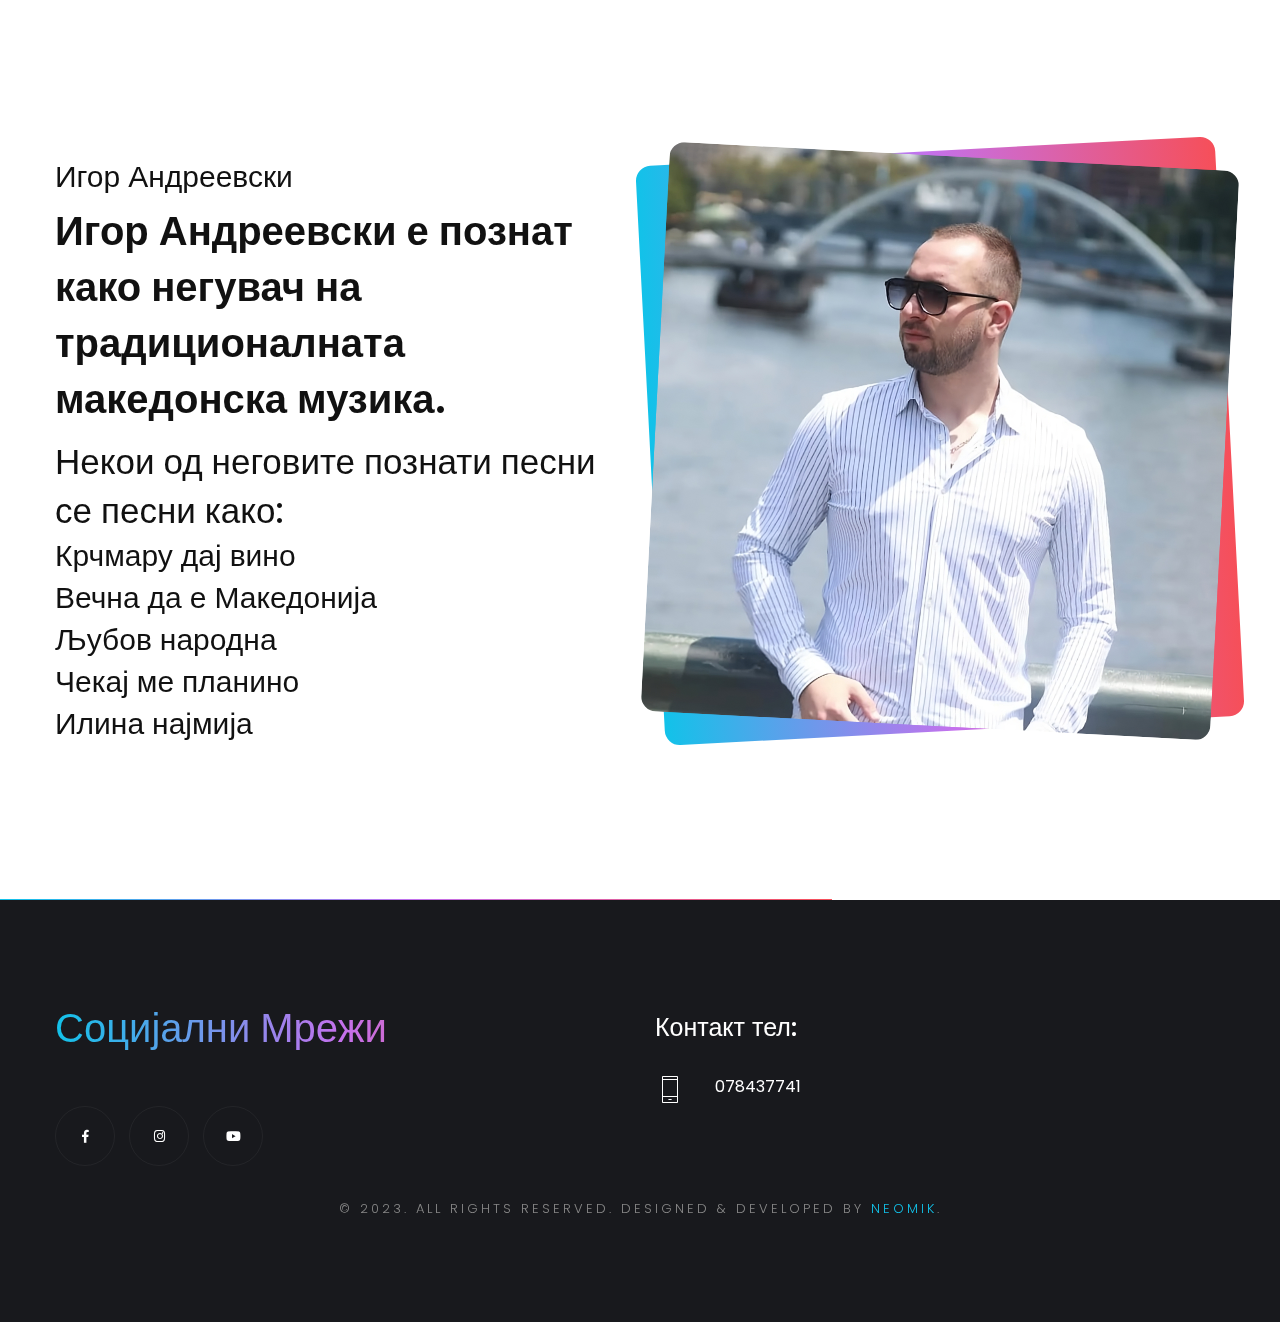
<file: index.html>
<!DOCTYPE html>
<html lang="zxx">

<head>

    <!-- Metas -->
    <meta charset="utf-8">
    <meta http-equiv="X-UA-Compatible" content="IE=edge" />
    <meta name="viewport" content="width=device-width, initial-scale=1, maximum-scale=1" />
    <meta name="keywords" content="Web Design & Development" />
    <meta name="description" content="Miki | Web Design & Development" />
    <meta name="author" content="" />

    <!-- Title  -->
    <title>IGOR ANDREEVSKI | Contact
    </title>

    <!-- Favicon -->
    <link rel="shortcut icon" href="img/slid/about.jpeg" />

    <!-- Google Fonts -->
    <link href="https://fonts.googleapis.com/css?family=Poppins:100,200,300,400,500,600,700,800,900&display=swap"
        rel="stylesheet"/>
    <link
        href="https://fonts.googleapis.com/css2?family=Montserrat+Alternates:wght@100;200;300;400;500;600;700;800;900&display=swap"
        rel="stylesheet"/>

    <!-- Plugins -->
    <link rel="stylesheet" href="css/plugins.css"/>

    <!-- Core Style Css -->
    <link rel="stylesheet" href="css/style.css"/>

</head>

<body>
    <!-- ==================== Start Loading ==================== -->

    <div id="preloader">
    </div>

    <!-- ==================== End Loading ==================== -->

    <!-- ==================== Start About ==================== -->
    <header class="slider-st valign position-re">
        <div class="container">
            <div class="row">
                <div class="col-lg-6 valign">
                    <div class="cont md-mb50">
                        <div class="sub-title mb-5">
                            <h4>Игор Андреевски</h4>
                        </div>
                        <h2 class="mb-10 fw-600">Игор Андреевски е познат како негувач на традиционалната македонска музика.</h2>
                        <h3>Некои од неговите познати песни се песни како:</h3>
                        <h4>Крчмару дај вино</h4>
                        <h4>Вечна да е Македонија</h4>
                        <h4>Љубов народна</h4>
                        <h4>Чекај ме планино</h4>
                        <h4>Илина најмија</h4>

                    </div>
                </div>
                <div class="col-lg-6">
                    <div class="img">
                        <img src="img/slid/about.jpeg" alt="">
                    </div>
                </div>
            </div>
        </div>
        <div class="line bottom left"></div>
    </header>
    <!-- ==================== Start Footer ==================== -->

    <footer class="sub-bg">
        <div class="container">
            <div class="row">
                <div class="col-lg-6">
                    <div class="item">
                        <div class="logo">
                            <h2 class="color-font">Социјални Мрежи</h2>
                        </div>
                        <div class="social">
                            <a href="https://www.facebook.com/juniords"><i class="fab fa-facebook-f"></i></a>
                            <a href="https://www.instagram.com/igor_andreevski/"><i class="fab fa-instagram"></i></a>
                            <a href="https://www.youtube.com/@igorandreevski4914"><i class="fab fa-youtube"></i></a>
                        </div>
                    </div>
                </div>
                <div class="col-lg-6">
                    <div class="item md-mb50 mt-10">
                        <div class="title">
                            <h5>Контакт тел:</h5>
                        </div>
                        <ul>
                            <li>
                                <span class="icon pe-7s-phone"></span>
                                <div class="cont">
                                    <a href="tel:+38978437741">078437741</a>
                                </div>
                            </li>
                        </ul>
                    </div>
                </div>
            </div>
            <div class="row">
                <div class="col-lg-12">
                    <div class="item">
                        <div class="copy-right text-center">
                            <p>© 2023. All Rights Reserved. Designed & Developed By <a href="#0">Neomik</a>.</p>
                        </div>
                    </div>
                </div>
            </div>
        </div>
    </footer>

    <!-- ==================== End Footer ==================== -->






    <!-- jQuery -->
    <script src="js/jquery-3.0.0.min.js" defer></script>
    <script src="js/jquery-migrate-3.0.0.min.js" defer></script>

    <!-- plugins -->
    <script src="js/plugins.js "defer></script>

    <!-- custom scripts -->
    <script src="js/scripts.js" defer></script>

</body>

</html>
</file>
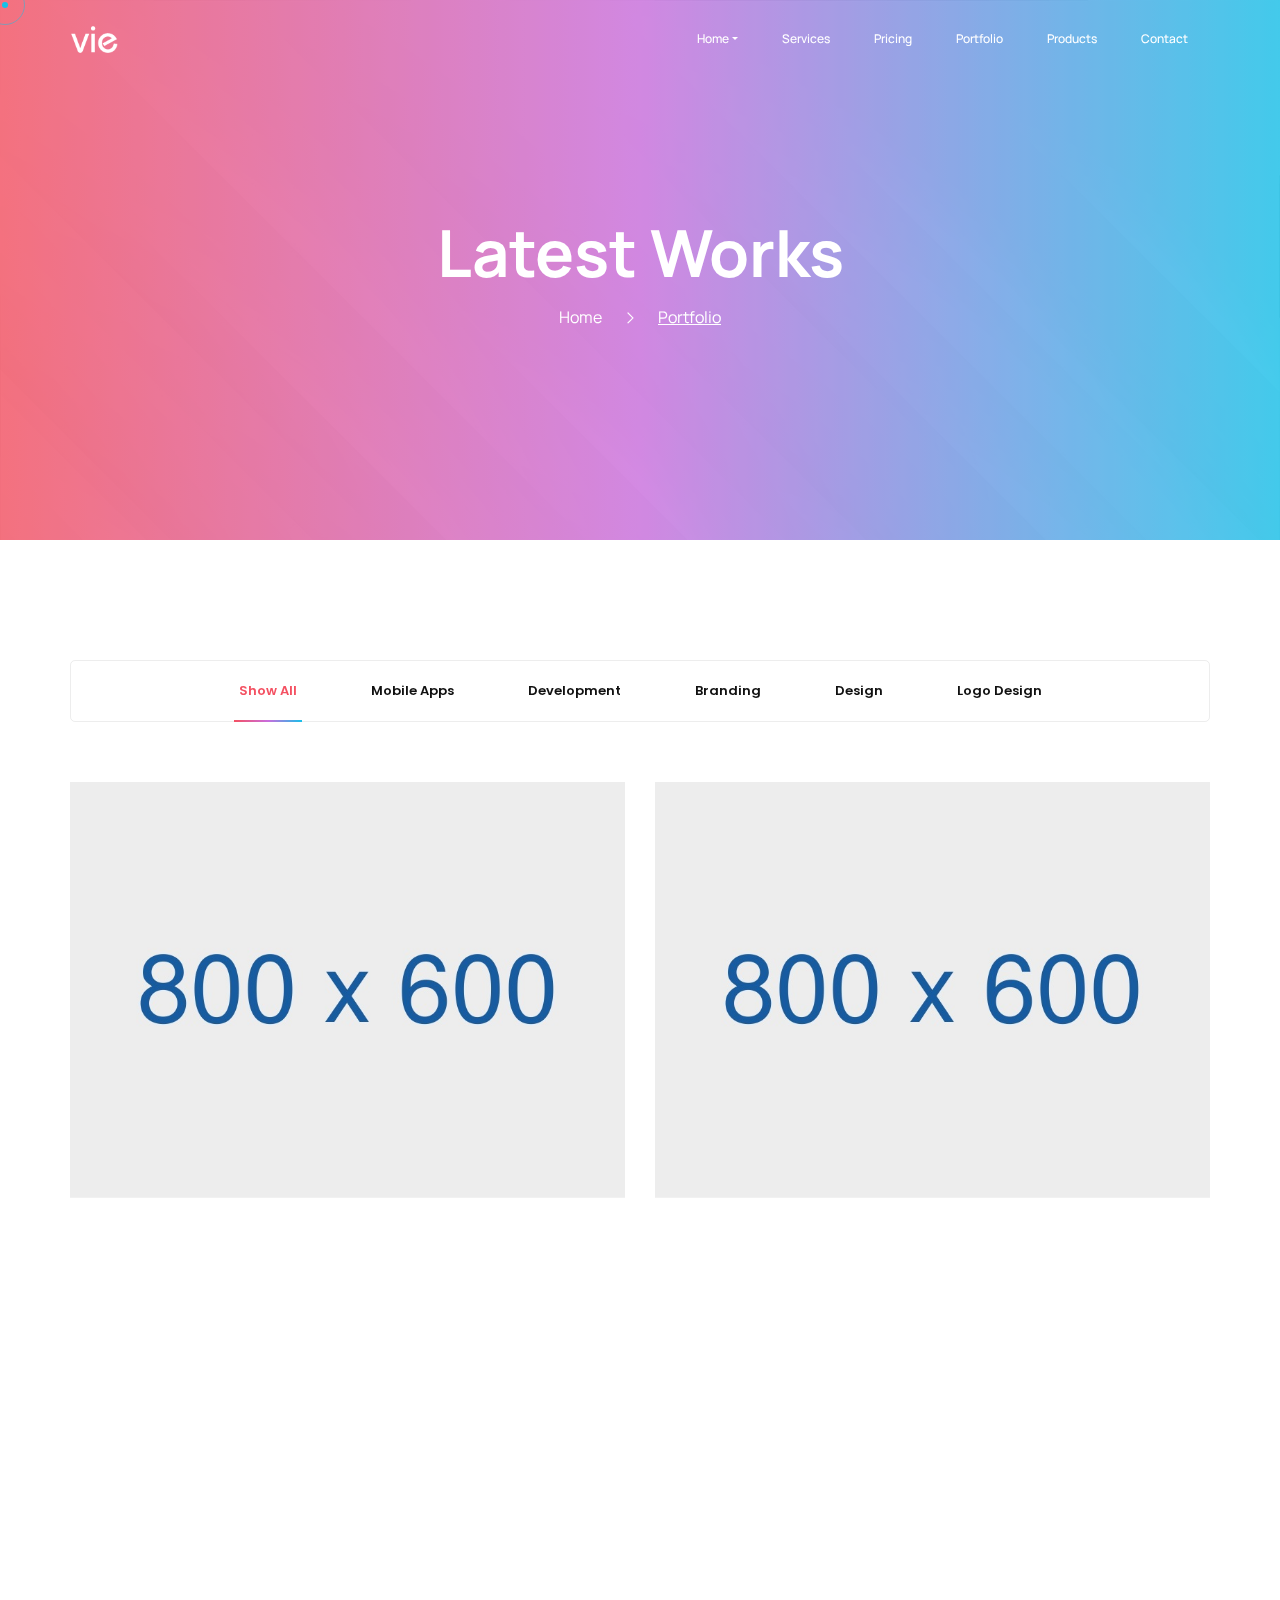
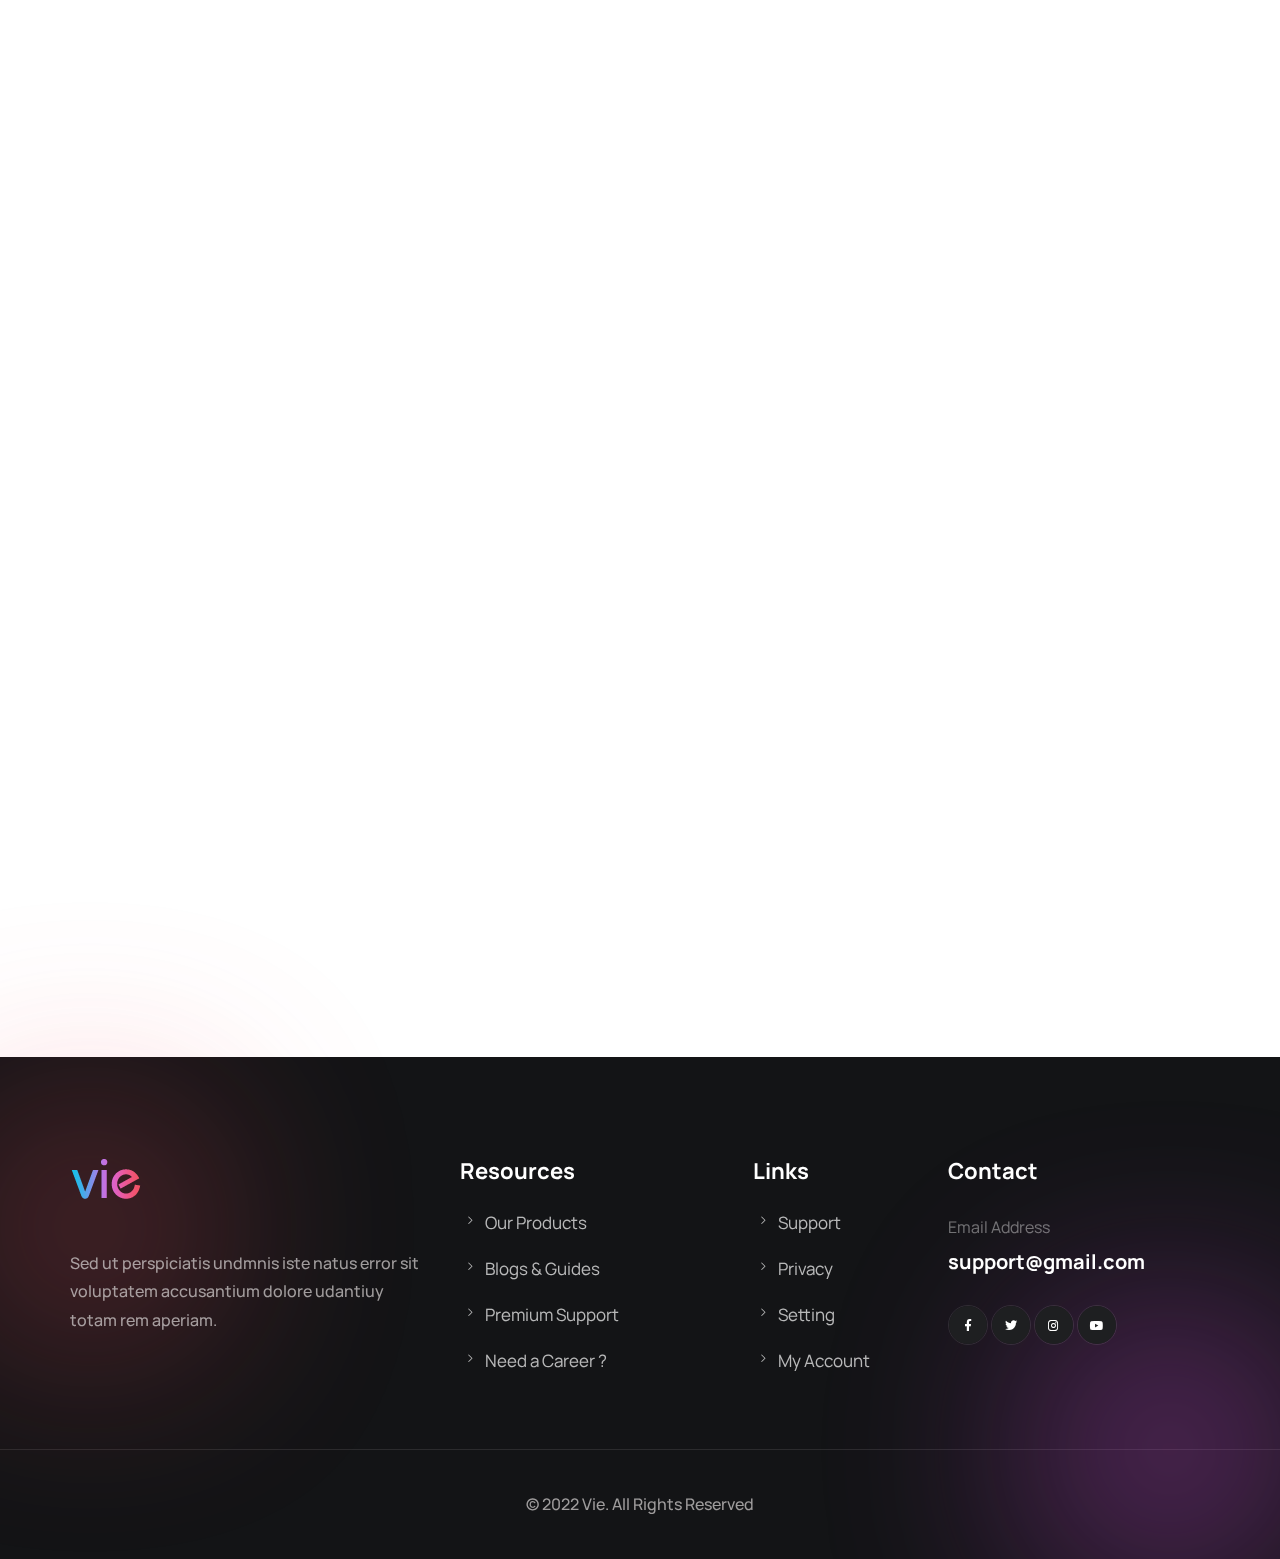
<file: mobile-app/portfolio.html>
<!DOCTYPE html>
<html lang="zxx">

<head>

    <!-- Metas -->
    <meta charset="utf-8">
    <meta http-equiv="X-UA-Compatible" content="IE=edge" />
    <meta name="viewport" content="width=device-width, initial-scale=1, maximum-scale=1" />
    <meta name="keywords" content="HTML5 Template Vie onepage themeforest" />
    <meta name="description" content="Vie - Onepage Multi-Purpose HTML5 Template" />
    <meta name="author" content="" />

    <!-- Title  -->
    <title>Vie</title>

    <!-- Favicon -->
    <link rel="shortcut icon" href="../img/favicon.ico" />

    <!-- Google Fonts -->
    <link href="https://fonts.googleapis.com/css?family=Poppins:100,200,300,400,500,600,700,800,900&display=swap"
        rel="stylesheet">
    <link href="https://fonts.googleapis.com/css2?family=Manrope:wght@200;300;400;500;600;700;800&display=swap"
        rel="stylesheet">

    <!-- Plugins -->
    <link rel="stylesheet" href="../css/plugins.css" />


    <!-- Core Style Css -->
    <link rel="stylesheet" href="../css/style.css" />
    <link rel="stylesheet" href="../mobile-app/css/mobile-app.css" />

</head>

<body>


    <!-- ==================== Start Loading ==================== -->

    <div class="loading">
        <span>L</span>
        <span>o</span>
        <span>a</span>
        <span>d</span>
        <span>i</span>
        <span>n</span>
        <span>g</span>
    </div>

    <div id="preloader">
    </div>

    <!-- ==================== End Loading ==================== -->



    <!-- ==================== Start progress-scroll-button ==================== -->

    <div class="progress-wrap cursor-pointer">
        <svg class="progress-circle svg-content" width="100%" height="100%" viewBox="-1 -1 102 102">
            <path d="M50,1 a49,49 0 0,1 0,98 a49,49 0 0,1 0,-98" />
        </svg>
    </div>

    <!-- ==================== End progress-scroll-button ==================== -->



    <!-- ==================== Start cursor ==================== -->

    <div class="mouse-cursor cursor-outer"></div>
    <div class="mouse-cursor cursor-inner"></div>

    <!-- ==================== End cursor ==================== -->



    <!-- ==================== Start Navbar ==================== -->

    <nav class="navbar navbar-expand-lg change">
        <div class="container">

            <!-- Logo -->
            <a class="logo" href="#">
                <img src="img/logo-light.png" alt="logo">
            </a>

            <button class="navbar-toggler" type="button" data-toggle="collapse" data-target="#navbarSupportedContent"
                aria-controls="navbarSupportedContent" aria-expanded="false" aria-label="Toggle navigation">
                <span class="icon-bar"><i class="fas fa-bars"></i></span>
            </button>

            <!-- navbar links -->
            <div class="collapse navbar-collapse" id="navbarSupportedContent">
                <ul class="navbar-nav ml-auto">
                    <li class="nav-item dropdown">
                        <a class="nav-link dropdown-toggle" data-toggle="dropdown" href="#" role="button"
                            aria-haspopup="true" aria-expanded="false">Home</a>
                        <div class="dropdown-menu">
                            <a class="dropdown-item" href="../index.html">Main Home</a>
                            <a class="dropdown-item" href="../index2.html">Creative Agency</a>
                            <a class="dropdown-item" href="../index5.html">Digital Agency</a>
                            <a class="dropdown-item" href="../index4.html">Business One Page</a>
                            <a class="dropdown-item" href="../index3.html">Corporate Business</a>
                            <a class="dropdown-item" href="../index6.html">Modern Agency</a>
                            <a class="dropdown-item" href="../index7.html">Freelancer</a>
                            <a class="dropdown-item" href="../index8.html">Architecture</a>
                        </div>
                    </li>
                    <li class="nav-item">
                        <a class="nav-link" href="services.html">Services</a>
                    </li>
                    <li class="nav-item">
                        <a class="nav-link" href="pricing-plan.html">Pricing</a>
                    </li>
                    <li class="nav-item">
                        <a class="nav-link" href="portfolio.html">Portfolio</a>
                    </li>
                    <li class="nav-item">
                        <a class="nav-link" href="shop.html">Products</a>
                    </li>
                    <li class="nav-item">
                        <a class="nav-link" href="../contact.html">Contact</a>
                    </li>
                </ul>
            </div>
        </div>
    </nav>

    <!-- ==================== End Navbar ==================== -->



    <!-- ==================== Start Slider ==================== -->

    <header class="page-app-header valign bg-img" data-overlay-dark="8" data-background="img/p1.jpg">
        <div class="container">
            <div class="row">
                <div class="col-12">
                    <div class="text-center">
                        <h1>Latest Works</h1>
                        <div class="links">
                            <a href="#0">Home</a>
                            <span class="icon pe-7s-angle-right"></span>
                            <a href="#0">Portfolio</a>
                        </div>
                    </div>
                </div>
            </div>
        </div>
    </header>

    <!-- ==================== End Slider ==================== -->



    <!-- ==================== Start app-works ==================== -->

    <section class="app-works section-padding">
        <div class="container">

            <div class="row">

                <!-- filter links -->
                <div class="filtering col-12">
                    <div class="filter custom-font wow fadeIn" data-wow-delay=".5s"
                        style="visibility: visible; animation-delay: 0.5s; animation-name: fadeIn;">
                        <span data-filter="*" class="active">Show All</span>
                        <span data-filter=".brand">Mobile Apps</span>
                        <span data-filter=".web">Development</span>
                        <span data-filter=".graphic">Branding</span>
                        <span data-filter=".design">Design</span>
                        <span data-filter=".app">Logo Design</span>
                    </div>
                </div>

                <!-- gallery -->
                <div class="gallery full-width" style="position: relative; height: 2246.51px;">

                    <!-- gallery item -->
                    <div class="col-md-6 items graphic wow fadeInUp" data-wow-delay=".4s">
                        <div class="item-img">
                            <a href="project-details2.html" class="imago wow animated">
                                <img src="img/works/1.jpg" alt="image">
                                <div class="item-img-overlay"></div>
                            </a>
                            <div class="cont valign">
                                <div class="full-width text-center">
                                    <span class="icon pe-7s-angle-right"></span>
                                    <h5>Mobile UI Design</h5>
                                    <span class="tags">Design Branding</span>
                                </div>
                            </div>
                        </div>
                    </div>

                    <!-- gallery item -->
                    <div class="col-md-6 items web wow fadeInUp" data-wow-delay=".4s">
                        <div class="item-img">
                            <a href="project-details2.html" class="imago wow animated">
                                <img src="img/works/2.jpg" alt="image">
                                <div class="item-img-overlay"></div>
                            </a>
                            <div class="cont valign">
                                <div class="full-width text-center">
                                    <span class="icon pe-7s-angle-right"></span>
                                    <h5>Mobile UI Design</h5>
                                    <span class="tags">Design Branding</span>
                                </div>
                            </div>
                        </div>
                    </div>

                    <!-- gallery item -->
                    <div class="col-md-6 items web wow fadeInUp" data-wow-delay=".4s">
                        <div class="item-img">
                            <a href="project-details2.html" class="imago wow animated">
                                <img src="img/works/5.jpg" alt="image">
                                <div class="item-img-overlay"></div>
                            </a>
                            <div class="cont valign">
                                <div class="full-width text-center">
                                    <span class="icon pe-7s-angle-right"></span>
                                    <h5>Mobile UI Design</h5>
                                    <span class="tags">Design Branding</span>
                                </div>
                            </div>
                        </div>
                    </div>

                    <!-- gallery item -->
                    <div class="col-md-6 items web graphic wow fadeInUp" data-wow-delay=".4s">
                        <div class="item-img">
                            <a href="project-details2.html" class="imago wow animated">
                                <img src="img/works/3.jpg" alt="image">
                                <div class="item-img-overlay"></div>
                            </a>
                            <div class="cont valign">
                                <div class="full-width text-center">
                                    <span class="icon pe-7s-angle-right"></span>
                                    <h5>Mobile UI Design</h5>
                                    <span class="tags">Design Branding</span>
                                </div>
                            </div>
                        </div>
                    </div>

                    <!-- gallery item -->
                    <div class="col-md-6 items app design wow fadeInUp" data-wow-delay=".4s">
                        <div class="item-img">
                            <a href="project-details2.html" class="imago wow animated">
                                <img src="img/works/4.jpg" alt="image">
                                <div class="item-img-overlay"></div>
                            </a>
                            <div class="cont valign">
                                <div class="full-width text-center">
                                    <span class="icon pe-7s-angle-right"></span>
                                    <h5>Mobile UI Design</h5>
                                    <span class="tags">Design Branding</span>
                                </div>
                            </div>
                        </div>
                    </div>

                    <!-- gallery item -->
                    <div class="col-md-6 items brand wow fadeInUp" data-wow-delay=".4s">
                        <div class="item-img">
                            <a href="project-details2.html" class="imago wow animated">
                                <img src="img/works/6.jpg" alt="image">
                                <div class="item-img-overlay"></div>
                            </a>
                            <div class="cont valign">
                                <div class="full-width text-center">
                                    <span class="icon pe-7s-angle-right"></span>
                                    <h5>Mobile UI Design</h5>
                                    <span class="tags">Design Branding</span>
                                </div>
                            </div>
                        </div>
                    </div>

                    <!-- gallery item -->
                    <div class="col-md-6 items app wow fadeInUp" data-wow-delay=".4s">
                        <div class="item-img">
                            <a href="project-details2.html" class="imago wow animated">
                                <img src="img/works/7.jpg" alt="image">
                                <div class="item-img-overlay"></div>
                            </a>
                            <div class="cont valign">
                                <div class="full-width text-center">
                                    <span class="icon pe-7s-angle-right"></span>
                                    <h5>Mobile UI Design</h5>
                                    <span class="tags">Design Branding</span>
                                </div>
                            </div>
                        </div>
                    </div>

                    <!-- gallery item -->
                    <div class="col-md-6 items design wow fadeInUp" data-wow-delay=".4s">
                        <div class="item-img">
                            <a href="project-details2.html" class="imago wow animated">
                                <img src="img/works/8.jpg" alt="image">
                                <div class="item-img-overlay"></div>
                            </a>
                            <div class="cont valign">
                                <div class="full-width text-center">
                                    <span class="icon pe-7s-angle-right"></span>
                                    <h5>Mobile UI Design</h5>
                                    <span class="tags">Design Branding</span>
                                </div>
                            </div>
                        </div>
                    </div>

                </div>

            </div>
        </div>
    </section>

    <!-- ==================== End app-works ==================== -->



    <!-- ==================== Start Footer ==================== -->

    <footer class="app-footer" data-overlay-dark="0">
        <div class="container">
            <div class="row">
                <div class="col-lg-4 col-md-6">
                    <div class="item-clumn our md-mb50">
                        <a href="#0" class="logo-brand mb-50">
                            <img src="img/logo-gr.png" alt="">
                        </a>
                        <p>Sed ut perspiciatis undmnis iste natus error sit voluptatem accusantium dolore udantiuy totam
                            rem aperiam.</p>
                    </div>
                </div>
                <div class="col-lg-3 col-md-6">
                    <div class="item-clumn links md-mb50">
                        <h5 class="title">Resources</h5>
                        <ul>
                            <li><span class="icon pe-7s-angle-right"></span><a href="#0">Our Products</a> </li>
                            <li><span class="icon pe-7s-angle-right"></span><a href="#0">Blogs & Guides</a></li>
                            <li><span class="icon pe-7s-angle-right"></span><a href="#0">Premium Support</a> </li>
                            <li><span class="icon pe-7s-angle-right"></span><a href="#0">Need a Career ?</a> </li>
                        </ul>
                    </div>
                </div>
                <div class="col-lg-2 col-md-6">
                    <div class="item-clumn links sm-mb50">
                        <h5 class="title">Links</h5>
                        <ul>
                            <li><span class="icon pe-7s-angle-right"></span><a href="#0">Support</a> </li>
                            <li><span class="icon pe-7s-angle-right"></span><a href="#0">Privacy</a> </li>
                            <li><span class="icon pe-7s-angle-right"></span><a href="#0">Setting</a> </li>
                            <li><span class="icon pe-7s-angle-right"></span><a href="0">My Account</a> </li>
                        </ul>
                    </div>
                </div>
                <div class="col-lg-3 col-md-6">
                    <div class="item-clumn links">
                        <h5 class="title mb-30">Contact</h5>
                        <div class="info">
                            <span>Email Address</span>
                            <h6><a href="#0">support@gmail.com</a></h6>
                        </div>
                        <div class="social mt-30">
                            <a href="#0"><i class="fab fa-facebook-f"></i></a>
                            <a href="#0"><i class="fab fa-twitter"></i></a>
                            <a href="#0"><i class="fab fa-instagram"></i></a>
                            <a href="#0"><i class="fab fa-youtube"></i></a>
                        </div>
                    </div>
                </div>
            </div>
        </div>
        <div class="sub-footer">
            <div class="container">
                <div class="row">
                    <div class="col-12">
                        <div class="text-center">
                            <p>© 2022 Vie. All Rights Reserved</p>
                        </div>
                    </div>
                </div>
            </div>
        </div>

        <div class="circle-blur"></div>
        <div class="circle-blur two"></div>
    </footer>

    <!-- ==================== End Footer ==================== -->






    <!-- jQuery -->
    <script src="../js/jquery-3.0.0.min.js"></script>
    <script src="../js/jquery-migrate-3.0.0.min.js"></script>

    <!-- plugins -->
    <script src="../js/plugins.js"></script>

    <!-- custom scripts -->
    <script src="../js/scripts.js"></script>

</body>

</html>
</file>
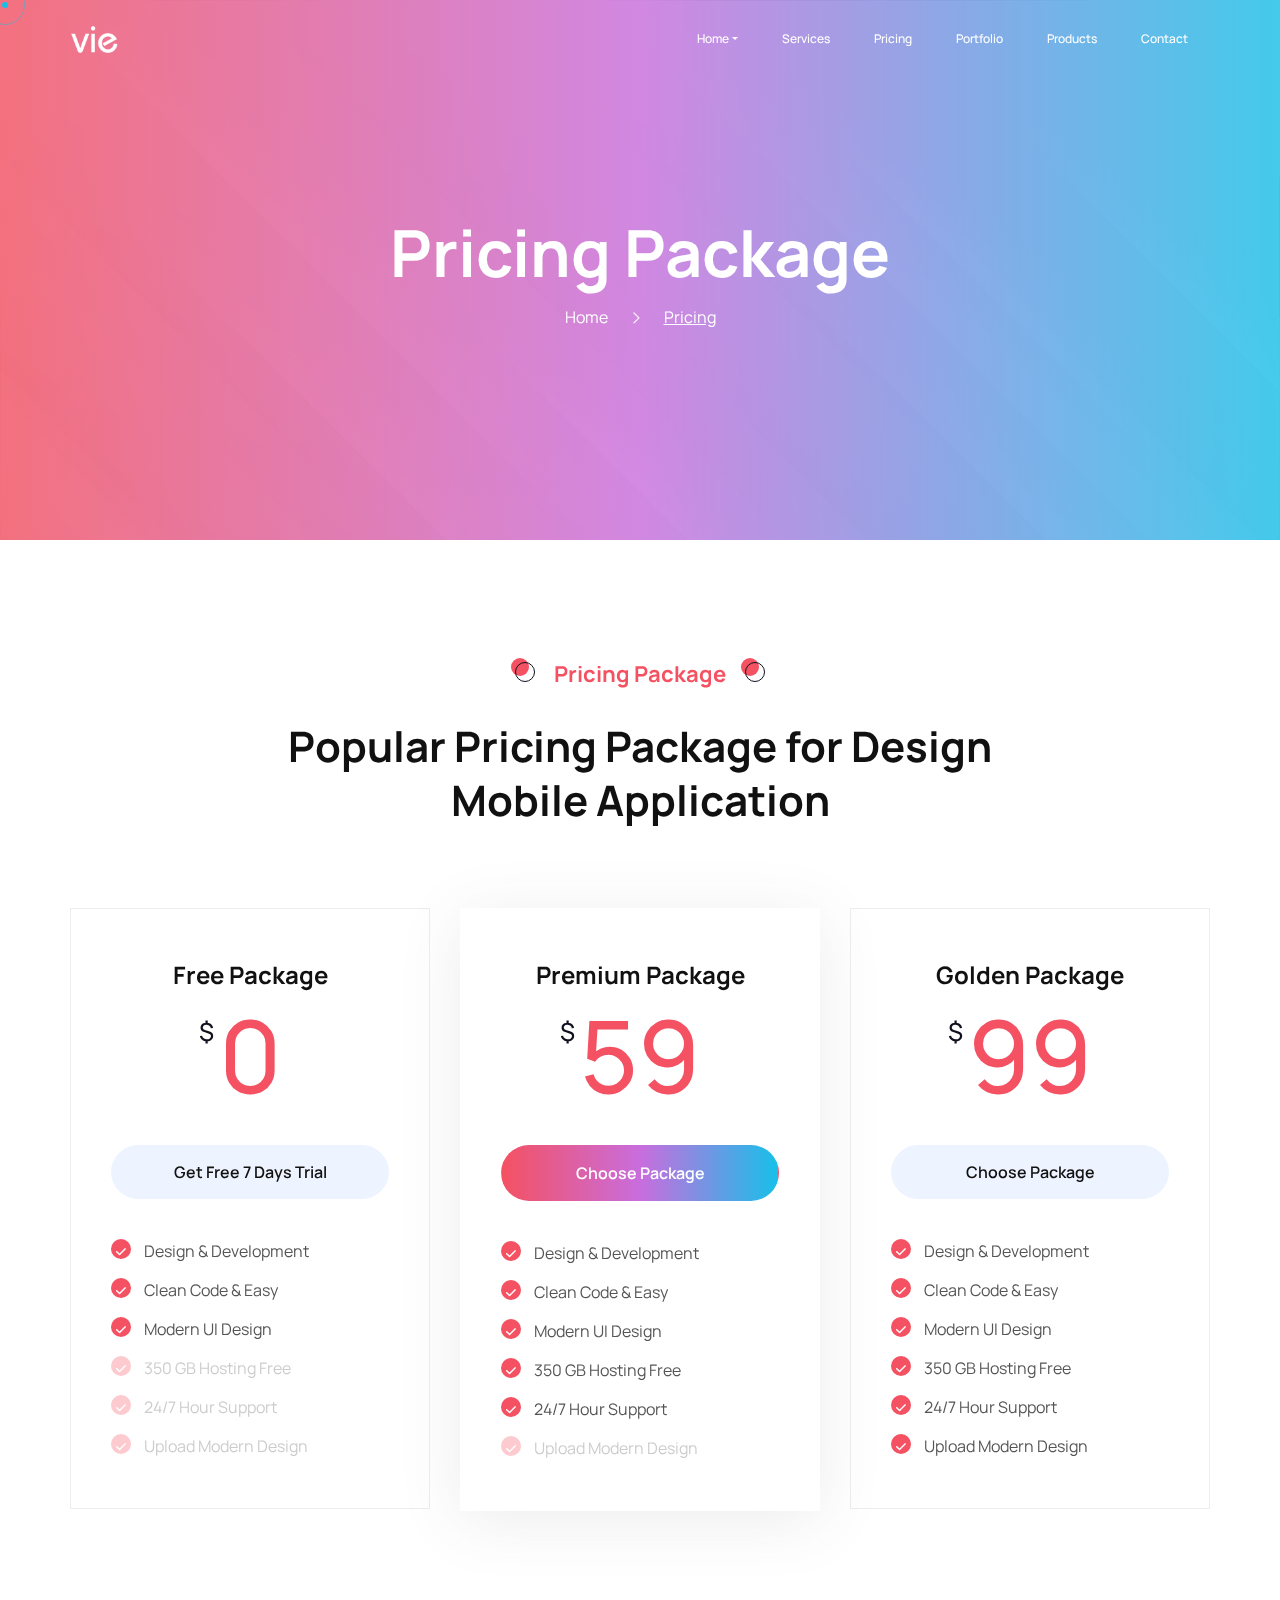
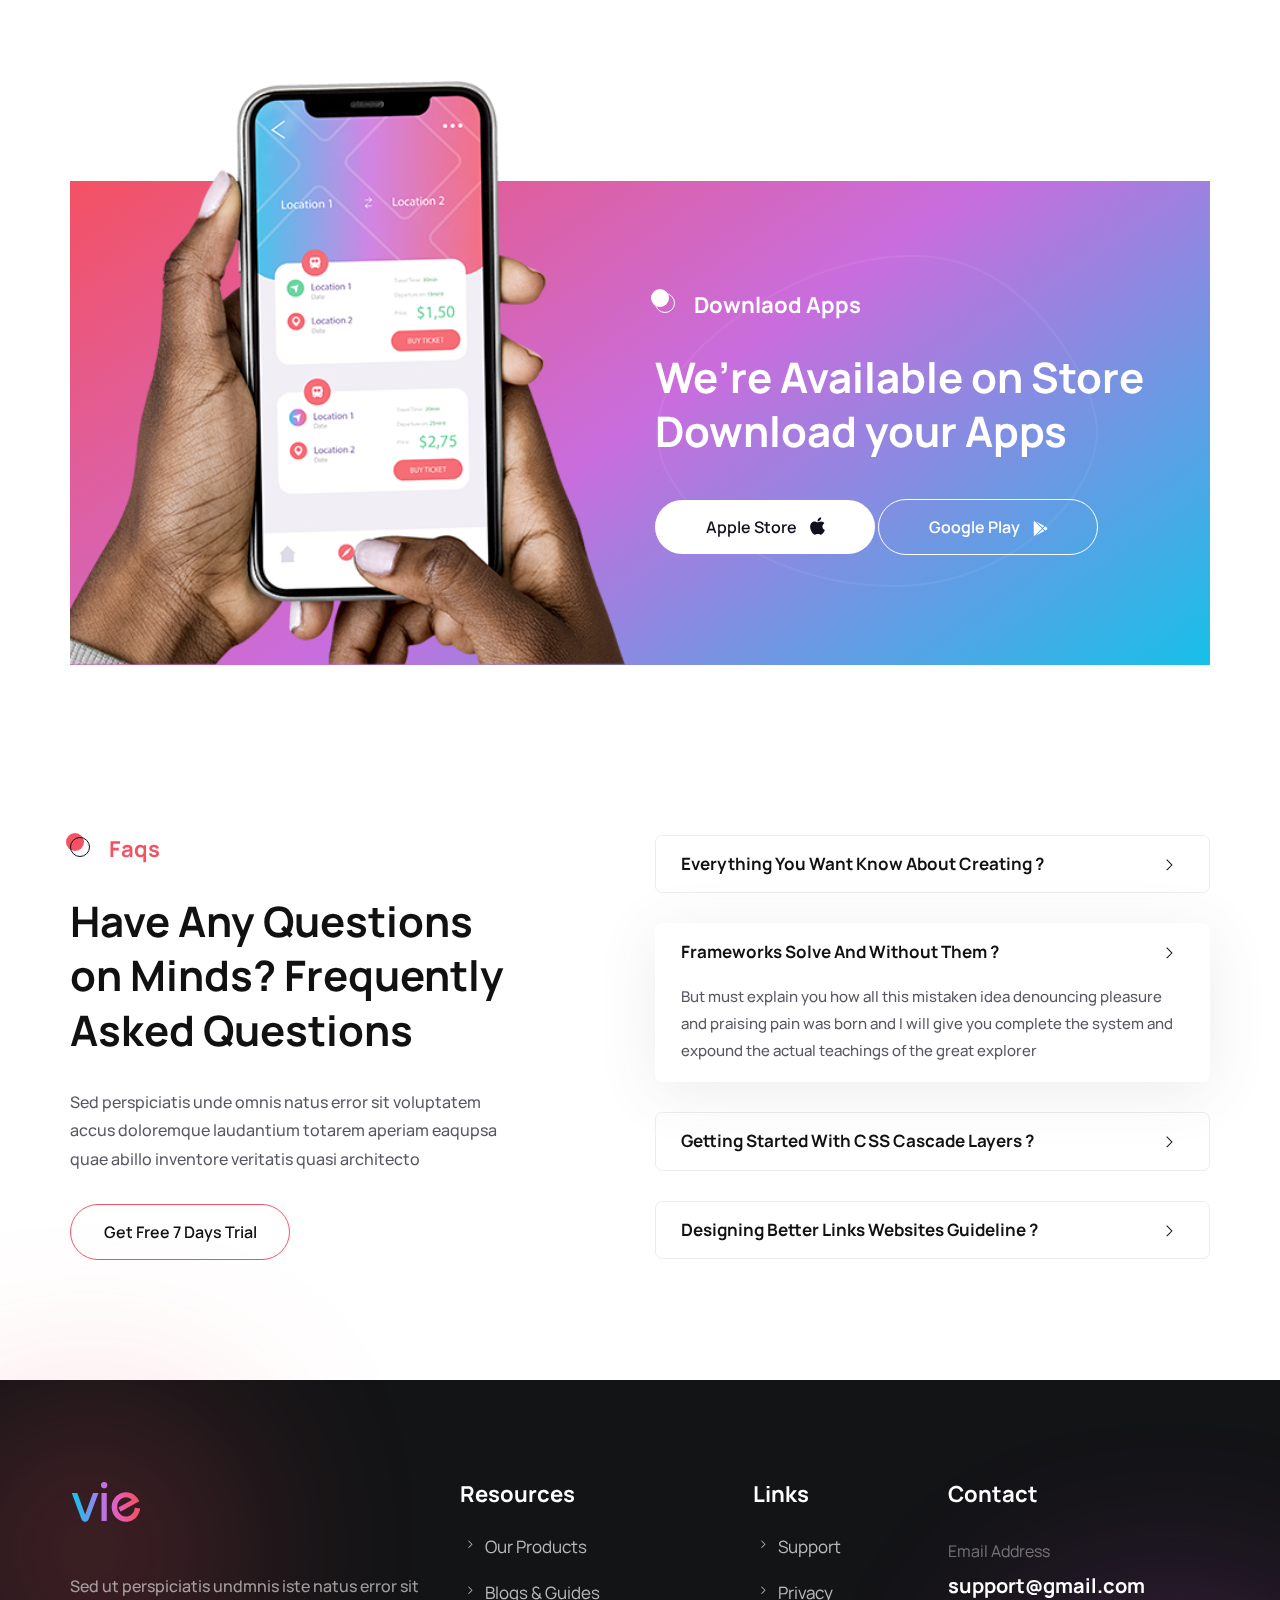
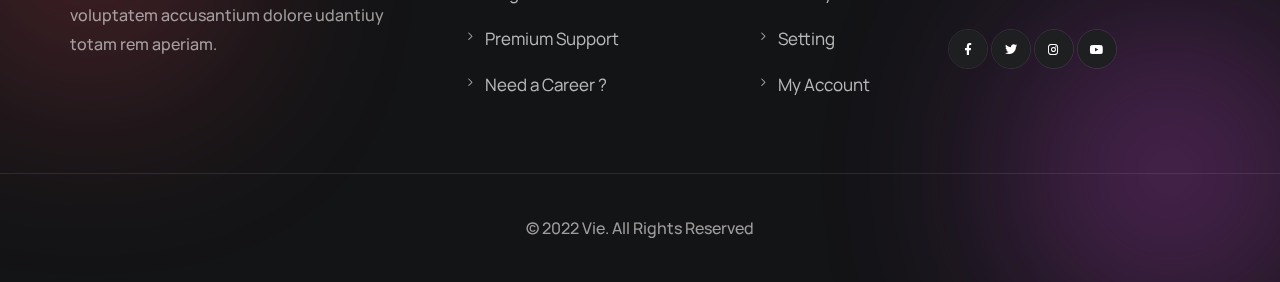
<file: mobile-app/pricing-plan.html>
<!DOCTYPE html>
<html lang="zxx">

<head>

    <!-- Metas -->
    <meta charset="utf-8">
    <meta http-equiv="X-UA-Compatible" content="IE=edge" />
    <meta name="viewport" content="width=device-width, initial-scale=1, maximum-scale=1" />
    <meta name="keywords" content="HTML5 Template Vie onepage themeforest" />
    <meta name="description" content="Vie - Onepage Multi-Purpose HTML5 Template" />
    <meta name="author" content="" />

    <!-- Title  -->
    <title>Vie</title>

    <!-- Favicon -->
    <link rel="shortcut icon" href="../img/favicon.ico" />

    <!-- Google Fonts -->
    <link href="https://fonts.googleapis.com/css?family=Poppins:100,200,300,400,500,600,700,800,900&display=swap"
        rel="stylesheet">
    <link href="https://fonts.googleapis.com/css2?family=Manrope:wght@200;300;400;500;600;700;800&display=swap"
        rel="stylesheet">

    <!-- Plugins -->
    <link rel="stylesheet" href="../css/plugins.css" />


    <!-- Core Style Css -->
    <link rel="stylesheet" href="../css/style.css" />
    <link rel="stylesheet" href="../mobile-app/css/mobile-app.css" />

</head>

<body>


    <!-- ==================== Start Loading ==================== -->

    <div class="loading">
        <span>L</span>
        <span>o</span>
        <span>a</span>
        <span>d</span>
        <span>i</span>
        <span>n</span>
        <span>g</span>
    </div>

    <div id="preloader">
    </div>

    <!-- ==================== End Loading ==================== -->



    <!-- ==================== Start progress-scroll-button ==================== -->

    <div class="progress-wrap cursor-pointer">
        <svg class="progress-circle svg-content" width="100%" height="100%" viewBox="-1 -1 102 102">
            <path d="M50,1 a49,49 0 0,1 0,98 a49,49 0 0,1 0,-98" />
        </svg>
    </div>

    <!-- ==================== End progress-scroll-button ==================== -->



    <!-- ==================== Start cursor ==================== -->

    <div class="mouse-cursor cursor-outer"></div>
    <div class="mouse-cursor cursor-inner"></div>

    <!-- ==================== End cursor ==================== -->



    <!-- ==================== Start Navbar ==================== -->

    <nav class="navbar navbar-expand-lg change">
        <div class="container">

            <!-- Logo -->
            <a class="logo" href="#">
                <img src="img/logo-light.png" alt="logo">
            </a>

            <button class="navbar-toggler" type="button" data-toggle="collapse" data-target="#navbarSupportedContent"
                aria-controls="navbarSupportedContent" aria-expanded="false" aria-label="Toggle navigation">
                <span class="icon-bar"><i class="fas fa-bars"></i></span>
            </button>

            <!-- navbar links -->
            <div class="collapse navbar-collapse" id="navbarSupportedContent">
                <ul class="navbar-nav ml-auto">
                    <li class="nav-item dropdown">
                        <a class="nav-link dropdown-toggle" data-toggle="dropdown" href="#" role="button"
                            aria-haspopup="true" aria-expanded="false">Home</a>
                        <div class="dropdown-menu">
                            <a class="dropdown-item" href="../index.html">Main Home</a>
                            <a class="dropdown-item" href="../index2.html">Creative Agency</a>
                            <a class="dropdown-item" href="../index5.html">Digital Agency</a>
                            <a class="dropdown-item" href="../index4.html">Business One Page</a>
                            <a class="dropdown-item" href="../index3.html">Corporate Business</a>
                            <a class="dropdown-item" href="../index6.html">Modern Agency</a>
                            <a class="dropdown-item" href="../index7.html">Freelancer</a>
                            <a class="dropdown-item" href="../index8.html">Architecture</a>
                        </div>
                    </li>
                    <li class="nav-item">
                        <a class="nav-link" href="services.html">Services</a>
                    </li>
                    <li class="nav-item">
                        <a class="nav-link" href="pricing-plan.html">Pricing</a>
                    </li>
                    <li class="nav-item">
                        <a class="nav-link" href="portfolio.html">Portfolio</a>
                    </li>
                    <li class="nav-item">
                        <a class="nav-link" href="shop.html">Products</a>
                    </li>
                    <li class="nav-item">
                        <a class="nav-link" href="../contact.html">Contact</a>
                    </li>
                </ul>
            </div>
        </div>
    </nav>

    <!-- ==================== End Navbar ==================== -->



    <!-- ==================== Start Slider ==================== -->

    <header class="page-app-header valign bg-img" data-overlay-dark="8" data-background="img/p1.jpg">
        <div class="container">
            <div class="row">
                <div class="col-12">
                    <div class="text-center">
                        <h1>Pricing Package</h1>
                        <div class="links">
                            <a href="#0">Home</a>
                            <span class="icon pe-7s-angle-right"></span>
                            <a href="#0">Pricing</a>
                        </div>
                    </div>
                </div>
            </div>
        </div>
    </header>

    <!-- ==================== End Slider ==================== -->



    <!-- ==================== Start app-price ==================== -->

    <section class="app-price section-padding">
        <div class="container">
            <div class="row justify-content-center">
                <div class="col-lg-8 col-md-10">
                    <div class="s-head text-center mb-80">
                        <h6 class="stit mb-30"><span class="left"></span> Pricing Package <span class="right"></span>
                        </h6>
                        <h2>Popular Pricing Package for Design Mobile Application </h2>
                    </div>
                </div>
            </div>
            <div class="pric-tables">
                <div class="row">
                    <div class="col-lg-4">
                        <div class="item sm-padding md-mb50">
                            <div class="type text-center mb-15">
                                <h5>Free Package</h5>
                            </div>
                            <div class="amount text-center mb-40">
                                <h3><span>$</span> 0</h3>
                            </div>
                            <div class="order mb-40">
                                <a href="#0" class="butn-gray rounded buton">
                                    <span>Get Free 7 Days Trial</span>
                                </a>
                            </div>
                            <div class="feat">
                                <ul>
                                    <li><i class="icon"> <svg xmlns="http://www.w3.org/2000/svg" viewBox="0 0 448 512">
                                                <path
                                                    d="M438.6 105.4C451.1 117.9 451.1 138.1 438.6 150.6L182.6 406.6C170.1 419.1 149.9 419.1 137.4 406.6L9.372 278.6C-3.124 266.1-3.124 245.9 9.372 233.4C21.87 220.9 42.13 220.9 54.63 233.4L159.1 338.7L393.4 105.4C405.9 92.88 426.1 92.88 438.6 105.4H438.6z" />
                                            </svg></i> Design & Development</li>

                                    <li><i class="icon"> <svg xmlns="http://www.w3.org/2000/svg" viewBox="0 0 448 512">
                                                <path
                                                    d="M438.6 105.4C451.1 117.9 451.1 138.1 438.6 150.6L182.6 406.6C170.1 419.1 149.9 419.1 137.4 406.6L9.372 278.6C-3.124 266.1-3.124 245.9 9.372 233.4C21.87 220.9 42.13 220.9 54.63 233.4L159.1 338.7L393.4 105.4C405.9 92.88 426.1 92.88 438.6 105.4H438.6z" />
                                            </svg></i> Clean Code & Easy </li>

                                    <li><i class="icon"> <svg xmlns="http://www.w3.org/2000/svg" viewBox="0 0 448 512">
                                                <path
                                                    d="M438.6 105.4C451.1 117.9 451.1 138.1 438.6 150.6L182.6 406.6C170.1 419.1 149.9 419.1 137.4 406.6L9.372 278.6C-3.124 266.1-3.124 245.9 9.372 233.4C21.87 220.9 42.13 220.9 54.63 233.4L159.1 338.7L393.4 105.4C405.9 92.88 426.1 92.88 438.6 105.4H438.6z" />
                                            </svg></i> Modern UI Design</li>

                                    <li class="disbl"><i class="icon"> <svg xmlns="http://www.w3.org/2000/svg"
                                                viewBox="0 0 448 512">
                                                <path
                                                    d="M438.6 105.4C451.1 117.9 451.1 138.1 438.6 150.6L182.6 406.6C170.1 419.1 149.9 419.1 137.4 406.6L9.372 278.6C-3.124 266.1-3.124 245.9 9.372 233.4C21.87 220.9 42.13 220.9 54.63 233.4L159.1 338.7L393.4 105.4C405.9 92.88 426.1 92.88 438.6 105.4H438.6z" />
                                            </svg></i> 350 GB Hosting Free</li>

                                    <li class="disbl"><i class="icon"> <svg xmlns="http://www.w3.org/2000/svg"
                                                viewBox="0 0 448 512">
                                                <path
                                                    d="M438.6 105.4C451.1 117.9 451.1 138.1 438.6 150.6L182.6 406.6C170.1 419.1 149.9 419.1 137.4 406.6L9.372 278.6C-3.124 266.1-3.124 245.9 9.372 233.4C21.87 220.9 42.13 220.9 54.63 233.4L159.1 338.7L393.4 105.4C405.9 92.88 426.1 92.88 438.6 105.4H438.6z" />
                                            </svg></i> 24/7 Hour Support</li>

                                    <li class="disbl"><i class="icon"> <svg xmlns="http://www.w3.org/2000/svg"
                                                viewBox="0 0 448 512">
                                                <path
                                                    d="M438.6 105.4C451.1 117.9 451.1 138.1 438.6 150.6L182.6 406.6C170.1 419.1 149.9 419.1 137.4 406.6L9.372 278.6C-3.124 266.1-3.124 245.9 9.372 233.4C21.87 220.9 42.13 220.9 54.63 233.4L159.1 338.7L393.4 105.4C405.9 92.88 426.1 92.88 438.6 105.4H438.6z" />
                                            </svg></i> Upload Modern Design</li>
                                </ul>
                            </div>
                        </div>
                    </div>
                    <div class="col-lg-4">
                        <div class="item active sm-padding md-mb50">
                            <div class="type text-center mb-15">
                                <h5>Premium Package</h5>
                            </div>
                            <div class="amount text-center mb-40">
                                <h3><span>$</span> 59</h3>
                            </div>
                            <div class="order mb-40">
                                <a href="#0" class="butn-gr rounded buton">
                                    <span>Choose Package</span>
                                </a>
                            </div>
                            <div class="feat">
                                <ul>
                                    <li><i class="icon"> <svg xmlns="http://www.w3.org/2000/svg" viewBox="0 0 448 512">
                                                <path
                                                    d="M438.6 105.4C451.1 117.9 451.1 138.1 438.6 150.6L182.6 406.6C170.1 419.1 149.9 419.1 137.4 406.6L9.372 278.6C-3.124 266.1-3.124 245.9 9.372 233.4C21.87 220.9 42.13 220.9 54.63 233.4L159.1 338.7L393.4 105.4C405.9 92.88 426.1 92.88 438.6 105.4H438.6z" />
                                            </svg></i> Design & Development</li>

                                    <li><i class="icon"> <svg xmlns="http://www.w3.org/2000/svg" viewBox="0 0 448 512">
                                                <path
                                                    d="M438.6 105.4C451.1 117.9 451.1 138.1 438.6 150.6L182.6 406.6C170.1 419.1 149.9 419.1 137.4 406.6L9.372 278.6C-3.124 266.1-3.124 245.9 9.372 233.4C21.87 220.9 42.13 220.9 54.63 233.4L159.1 338.7L393.4 105.4C405.9 92.88 426.1 92.88 438.6 105.4H438.6z" />
                                            </svg></i> Clean Code & Easy </li>

                                    <li><i class="icon"> <svg xmlns="http://www.w3.org/2000/svg" viewBox="0 0 448 512">
                                                <path
                                                    d="M438.6 105.4C451.1 117.9 451.1 138.1 438.6 150.6L182.6 406.6C170.1 419.1 149.9 419.1 137.4 406.6L9.372 278.6C-3.124 266.1-3.124 245.9 9.372 233.4C21.87 220.9 42.13 220.9 54.63 233.4L159.1 338.7L393.4 105.4C405.9 92.88 426.1 92.88 438.6 105.4H438.6z" />
                                            </svg></i> Modern UI Design</li>

                                    <li><i class="icon"> <svg xmlns="http://www.w3.org/2000/svg" viewBox="0 0 448 512">
                                                <path
                                                    d="M438.6 105.4C451.1 117.9 451.1 138.1 438.6 150.6L182.6 406.6C170.1 419.1 149.9 419.1 137.4 406.6L9.372 278.6C-3.124 266.1-3.124 245.9 9.372 233.4C21.87 220.9 42.13 220.9 54.63 233.4L159.1 338.7L393.4 105.4C405.9 92.88 426.1 92.88 438.6 105.4H438.6z" />
                                            </svg></i> 350 GB Hosting Free</li>

                                    <li><i class="icon"> <svg xmlns="http://www.w3.org/2000/svg" viewBox="0 0 448 512">
                                                <path
                                                    d="M438.6 105.4C451.1 117.9 451.1 138.1 438.6 150.6L182.6 406.6C170.1 419.1 149.9 419.1 137.4 406.6L9.372 278.6C-3.124 266.1-3.124 245.9 9.372 233.4C21.87 220.9 42.13 220.9 54.63 233.4L159.1 338.7L393.4 105.4C405.9 92.88 426.1 92.88 438.6 105.4H438.6z" />
                                            </svg></i> 24/7 Hour Support</li>

                                    <li class="disbl"><i class="icon"> <svg xmlns="http://www.w3.org/2000/svg"
                                                viewBox="0 0 448 512">
                                                <path
                                                    d="M438.6 105.4C451.1 117.9 451.1 138.1 438.6 150.6L182.6 406.6C170.1 419.1 149.9 419.1 137.4 406.6L9.372 278.6C-3.124 266.1-3.124 245.9 9.372 233.4C21.87 220.9 42.13 220.9 54.63 233.4L159.1 338.7L393.4 105.4C405.9 92.88 426.1 92.88 438.6 105.4H438.6z" />
                                            </svg></i> Upload Modern Design</li>
                                </ul>
                            </div>
                        </div>
                    </div>
                    <div class="col-lg-4">
                        <div class="item sm-padding">
                            <div class="type text-center mb-15">
                                <h5>Golden Package</h5>
                            </div>
                            <div class="amount text-center mb-40">
                                <h3><span>$</span> 99</h3>
                            </div>
                            <div class="order mb-40">
                                <a href="#0" class="butn-gray rounded buton">
                                    <span>Choose Package</span>
                                </a>
                            </div>
                            <div class="feat">
                                <ul>
                                    <li><i class="icon"> <svg xmlns="http://www.w3.org/2000/svg" viewBox="0 0 448 512">
                                                <path
                                                    d="M438.6 105.4C451.1 117.9 451.1 138.1 438.6 150.6L182.6 406.6C170.1 419.1 149.9 419.1 137.4 406.6L9.372 278.6C-3.124 266.1-3.124 245.9 9.372 233.4C21.87 220.9 42.13 220.9 54.63 233.4L159.1 338.7L393.4 105.4C405.9 92.88 426.1 92.88 438.6 105.4H438.6z" />
                                            </svg></i> Design & Development</li>

                                    <li><i class="icon"> <svg xmlns="http://www.w3.org/2000/svg" viewBox="0 0 448 512">
                                                <path
                                                    d="M438.6 105.4C451.1 117.9 451.1 138.1 438.6 150.6L182.6 406.6C170.1 419.1 149.9 419.1 137.4 406.6L9.372 278.6C-3.124 266.1-3.124 245.9 9.372 233.4C21.87 220.9 42.13 220.9 54.63 233.4L159.1 338.7L393.4 105.4C405.9 92.88 426.1 92.88 438.6 105.4H438.6z" />
                                            </svg></i> Clean Code & Easy </li>

                                    <li><i class="icon"> <svg xmlns="http://www.w3.org/2000/svg" viewBox="0 0 448 512">
                                                <path
                                                    d="M438.6 105.4C451.1 117.9 451.1 138.1 438.6 150.6L182.6 406.6C170.1 419.1 149.9 419.1 137.4 406.6L9.372 278.6C-3.124 266.1-3.124 245.9 9.372 233.4C21.87 220.9 42.13 220.9 54.63 233.4L159.1 338.7L393.4 105.4C405.9 92.88 426.1 92.88 438.6 105.4H438.6z" />
                                            </svg></i> Modern UI Design</li>

                                    <li><i class="icon"> <svg xmlns="http://www.w3.org/2000/svg"
                                                viewBox="0 0 448 512">
                                                <path
                                                    d="M438.6 105.4C451.1 117.9 451.1 138.1 438.6 150.6L182.6 406.6C170.1 419.1 149.9 419.1 137.4 406.6L9.372 278.6C-3.124 266.1-3.124 245.9 9.372 233.4C21.87 220.9 42.13 220.9 54.63 233.4L159.1 338.7L393.4 105.4C405.9 92.88 426.1 92.88 438.6 105.4H438.6z" />
                                            </svg></i> 350 GB Hosting Free</li>

                                    <li><i class="icon"> <svg xmlns="http://www.w3.org/2000/svg"
                                                viewBox="0 0 448 512">
                                                <path
                                                    d="M438.6 105.4C451.1 117.9 451.1 138.1 438.6 150.6L182.6 406.6C170.1 419.1 149.9 419.1 137.4 406.6L9.372 278.6C-3.124 266.1-3.124 245.9 9.372 233.4C21.87 220.9 42.13 220.9 54.63 233.4L159.1 338.7L393.4 105.4C405.9 92.88 426.1 92.88 438.6 105.4H438.6z" />
                                            </svg></i> 24/7 Hour Support</li>

                                    <li><i class="icon"> <svg xmlns="http://www.w3.org/2000/svg"
                                                viewBox="0 0 448 512">
                                                <path
                                                    d="M438.6 105.4C451.1 117.9 451.1 138.1 438.6 150.6L182.6 406.6C170.1 419.1 149.9 419.1 137.4 406.6L9.372 278.6C-3.124 266.1-3.124 245.9 9.372 233.4C21.87 220.9 42.13 220.9 54.63 233.4L159.1 338.7L393.4 105.4C405.9 92.88 426.1 92.88 438.6 105.4H438.6z" />
                                            </svg></i> Upload Modern Design</li>
                                </ul>
                            </div>
                        </div>
                    </div>
                </div>
            </div>
        </div>
    </section>

    <!-- ==================== End app-price ==================== -->



    <!-- ==================== Start call-to-action ==================== -->

    <section class="app-action pt-50 pb-50" data-overlay-dark="0">
        <div class="container">
            <div class="row">
                <div class="col-12">
                    <div class="box-gr">

                        <div class="row">
                            <div class="col-lg-6">
                                <div class="img">
                                    <img src="img/call-img.png" alt="">
                                </div>
                            </div>
                            <div class="col-lg-6 valign">
                                <div class="cont">
                                    <div class="s-head">
                                        <h6 class="stit mb-30"><span class="left"></span> Downlaod Apps </h6>
                                        <h2>We’re Available on Store Download your Apps</h2>
                                    </div>
                                    <div class="butons mt-40">
                                        <a href="#0" class="butn-bg-light rounded buton">
                                            <span>Apple Store</span>
                                            <i class="icon"><svg xmlns="http://www.w3.org/2000/svg"
                                                    viewBox="0 0 384 512">
                                                    <path
                                                        d="M318.7 268.7c-.2-36.7 16.4-64.4 50-84.8-18.8-26.9-47.2-41.7-84.7-44.6-35.5-2.8-74.3 20.7-88.5 20.7-15 0-49.4-19.7-76.4-19.7C63.3 141.2 4 184.8 4 273.5q0 39.3 14.4 81.2c12.8 36.7 59 126.7 107.2 125.2 25.2-.6 43-17.9 75.8-17.9 31.8 0 48.3 17.9 76.4 17.9 48.6-.7 90.4-82.5 102.6-119.3-65.2-30.7-61.7-90-61.7-91.9zm-56.6-164.2c27.3-32.4 24.8-61.9 24-72.5-24.1 1.4-52 16.4-67.9 34.9-17.5 19.8-27.8 44.3-25.6 71.9 26.1 2 49.9-11.4 69.5-34.3z" />
                                                </svg></i>
                                        </a>

                                        <a href="#0" class="butn-bord-light rounded buton">
                                            <span>Google Play</span>
                                            <i class="icon"><svg xmlns="http://www.w3.org/2000/svg"
                                                    viewBox="0 0 512 512">
                                                    <path
                                                        d="M325.3 234.3L104.6 13l280.8 161.2-60.1 60.1zM47 0C34 6.8 25.3 19.2 25.3 35.3v441.3c0 16.1 8.7 28.5 21.7 35.3l256.6-256L47 0zm425.2 225.6l-58.9-34.1-65.7 64.5 65.7 64.5 60.1-34.1c18-14.3 18-46.5-1.2-60.8zM104.6 499l280.8-161.2-60.1-60.1L104.6 499z" />
                                                </svg></i>
                                        </a>
                                    </div>

                                    <div class="shape-light">
                                        <img src="img/shapes/shape-light.png" alt="">
                                    </div>
                                </div>
                            </div>
                        </div>
                    </div>
                </div>
            </div>
    </section>

    <!-- ==================== End call-to-action ==================== -->



    <!-- ==================== Start app-faq ==================== -->

    <section class="app-faq section-padding">
        <div class="container">
            <div class="row">
                <div class="col-lg-5">
                    <div class="content sm-mb50">
                        <h6 class="stit mb-30"><span class="left"></span> Faqs</h6>
                        <h2 class="mb-30">Have Any Questions on Minds? Frequently Asked Questions</h2>
                        <p>Sed perspiciatis unde omnis natus error sit voluptatem
                            accus doloremque laudantium totarem aperiam eaqupsa
                            quae abillo inventore veritatis quasi architecto</p>
                        <a href="#0" class="butn-bord-red rounded buton mt-30">
                            <span>Get Free 7 Days Trial</span>
                        </a>
                    </div>
                </div>
                <div class="col-lg-6 offset-lg-1">
                    <div class="content">
                        <div class="accordion shadwo">

                            <div class="item mb-30">
                                <div class="title">
                                    <h6>Everything You Want Know About Creating ? <span
                                            class="icon pe-7s-angle-right"></span></h6>
                                </div>
                                <div class="accordion-info">
                                    <p>But must explain you how all this mistaken idea denouncing pleasure and praising
                                        pain was born and I will give you complete the system and expound the actual
                                        teachings of the great explorer</p>
                                </div>
                            </div>

                            <div class="item active mb-30">
                                <div class="title">
                                    <h6>Frameworks Solve And Without Them ? <span class="icon pe-7s-angle-right"></span>
                                    </h6>
                                </div>
                                <div class="accordion-info active">
                                    <p>But must explain you how all this mistaken idea denouncing pleasure and praising
                                        pain was born and I will give you complete the system and expound the actual
                                        teachings of the great explorer</p>
                                </div>
                            </div>

                            <div class="item mb-30">
                                <div class="title">
                                    <h6>Getting Started With CSS Cascade Layers ? <span
                                            class="icon pe-7s-angle-right"></span></h6>
                                </div>
                                <div class="accordion-info">
                                    <p>But must explain you how all this mistaken idea denouncing pleasure and praising
                                        pain was born and I will give you complete the system and expound the actual
                                        teachings of the great explorer</p>
                                </div>
                            </div>

                            <div class="item">
                                <div class="title">
                                    <h6>Designing Better Links Websites Guideline ? <span
                                            class="icon pe-7s-angle-right"></span></h6>
                                </div>
                                <div class="accordion-info">
                                    <p>But must explain you how all this mistaken idea denouncing pleasure and praising
                                        pain was born and I will give you complete the system and expound the actual
                                        teachings of the great explorer</p>
                                </div>
                            </div>

                        </div>
                    </div>
                </div>
            </div>
        </div>
    </section>

    <!-- ==================== End app-faq ==================== -->



    <!-- ==================== Start Footer ==================== -->

    <footer class="app-footer" data-overlay-dark="0">
        <div class="container">
            <div class="row">
                <div class="col-lg-4 col-md-6">
                    <div class="item-clumn our md-mb50">
                        <a href="#0" class="logo-brand mb-50">
                            <img src="img/logo-gr.png" alt="">
                        </a>
                        <p>Sed ut perspiciatis undmnis iste natus error sit voluptatem accusantium dolore udantiuy totam
                            rem aperiam.</p>
                    </div>
                </div>
                <div class="col-lg-3 col-md-6">
                    <div class="item-clumn links md-mb50">
                        <h5 class="title">Resources</h5>
                        <ul>
                            <li><span class="icon pe-7s-angle-right"></span><a href="#0">Our Products</a> </li>
                            <li><span class="icon pe-7s-angle-right"></span><a href="#0">Blogs & Guides</a></li>
                            <li><span class="icon pe-7s-angle-right"></span><a href="#0">Premium Support</a> </li>
                            <li><span class="icon pe-7s-angle-right"></span><a href="#0">Need a Career ?</a> </li>
                        </ul>
                    </div>
                </div>
                <div class="col-lg-2 col-md-6">
                    <div class="item-clumn links sm-mb50">
                        <h5 class="title">Links</h5>
                        <ul>
                            <li><span class="icon pe-7s-angle-right"></span><a href="#0">Support</a> </li>
                            <li><span class="icon pe-7s-angle-right"></span><a href="#0">Privacy</a> </li>
                            <li><span class="icon pe-7s-angle-right"></span><a href="#0">Setting</a> </li>
                            <li><span class="icon pe-7s-angle-right"></span><a href="0">My Account</a> </li>
                        </ul>
                    </div>
                </div>
                <div class="col-lg-3 col-md-6">
                    <div class="item-clumn links">
                        <h5 class="title mb-30">Contact</h5>
                        <div class="info">
                            <span>Email Address</span>
                            <h6><a href="#0">support@gmail.com</a></h6>
                        </div>
                        <div class="social mt-30">
                            <a href="#0"><i class="fab fa-facebook-f"></i></a>
                            <a href="#0"><i class="fab fa-twitter"></i></a>
                            <a href="#0"><i class="fab fa-instagram"></i></a>
                            <a href="#0"><i class="fab fa-youtube"></i></a>
                        </div>
                    </div>
                </div>
            </div>
        </div>
        <div class="sub-footer">
            <div class="container">
                <div class="row">
                    <div class="col-12">
                        <div class="text-center">
                            <p>© 2022 Vie. All Rights Reserved</p>
                        </div>
                    </div>
                </div>
            </div>
        </div>

        <div class="circle-blur"></div>
        <div class="circle-blur two"></div>
    </footer>

    <!-- ==================== End Footer ==================== -->






    <!-- jQuery -->
    <script src="../js/jquery-3.0.0.min.js"></script>
    <script src="../js/jquery-migrate-3.0.0.min.js"></script>

    <!-- plugins -->
    <script src="../js/plugins.js"></script>

    <!-- custom scripts -->
    <script src="../js/scripts.js"></script>

</body>

</html>
</file>
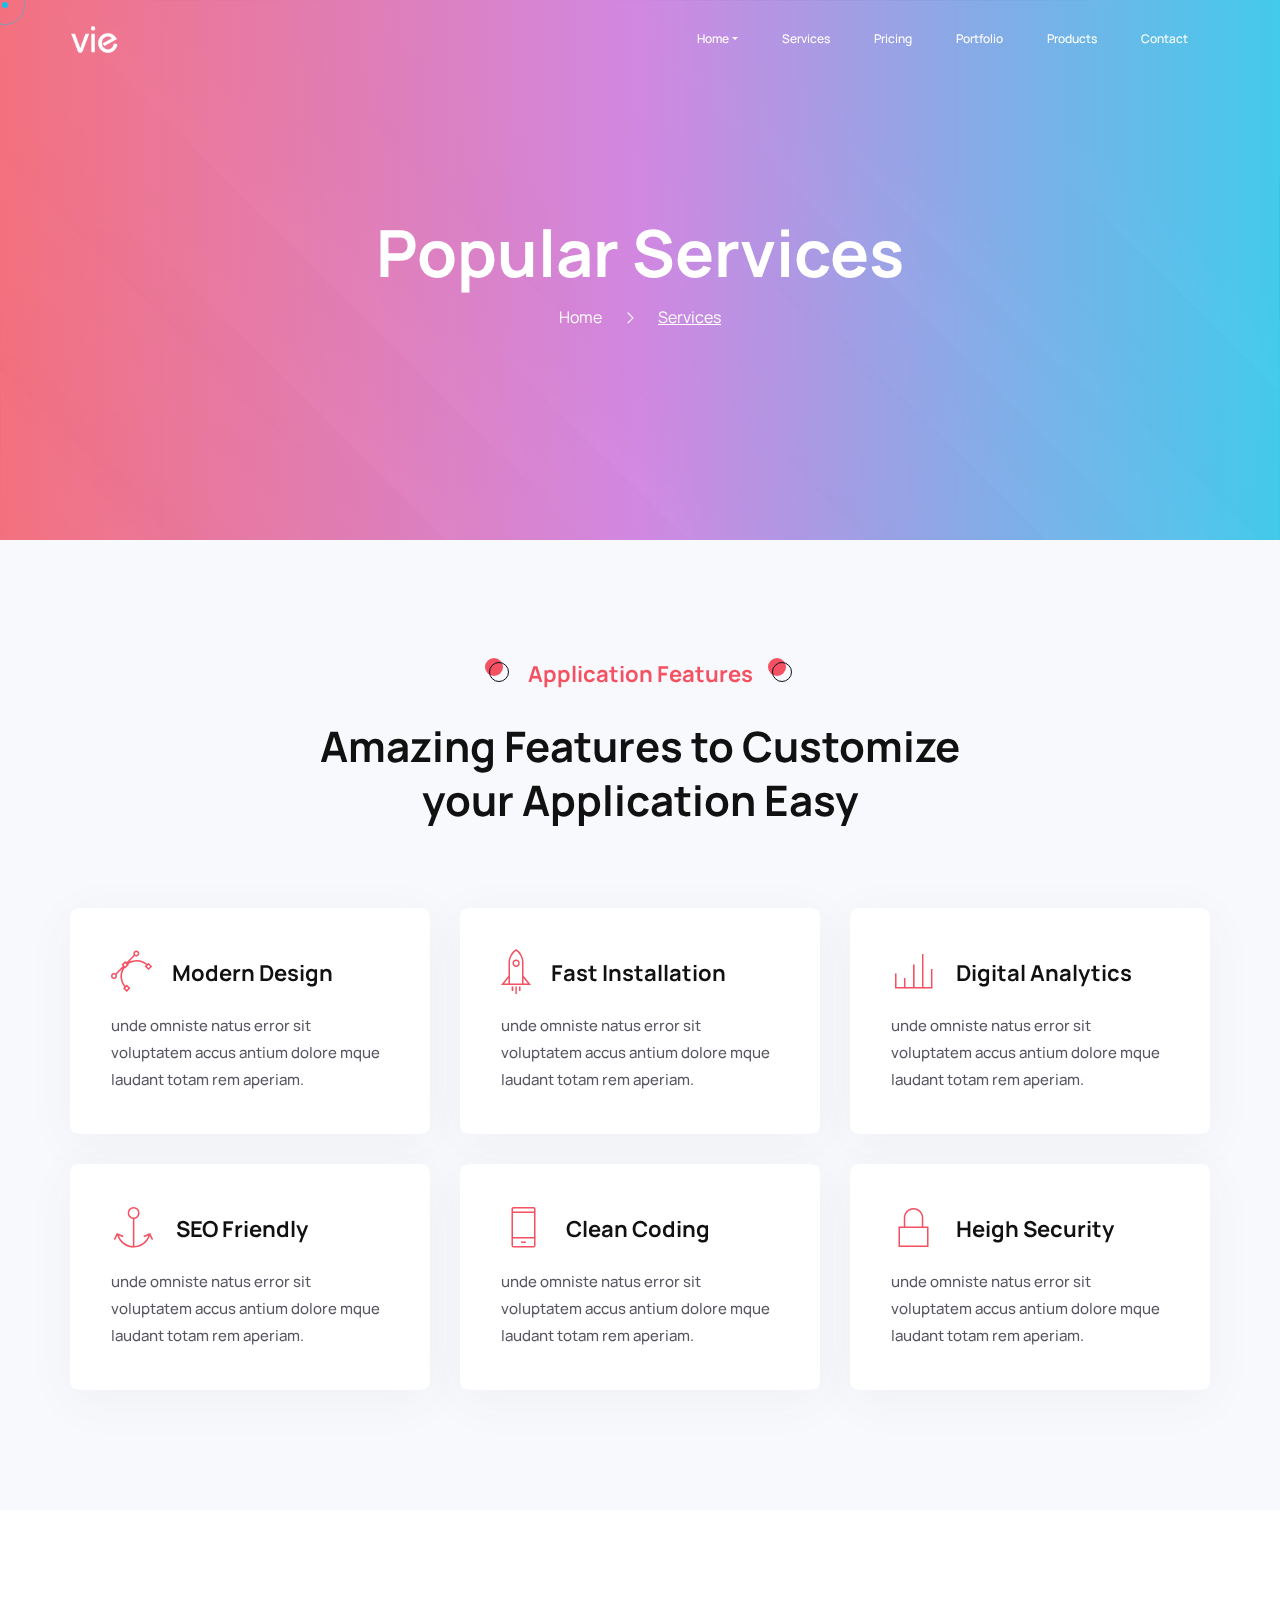
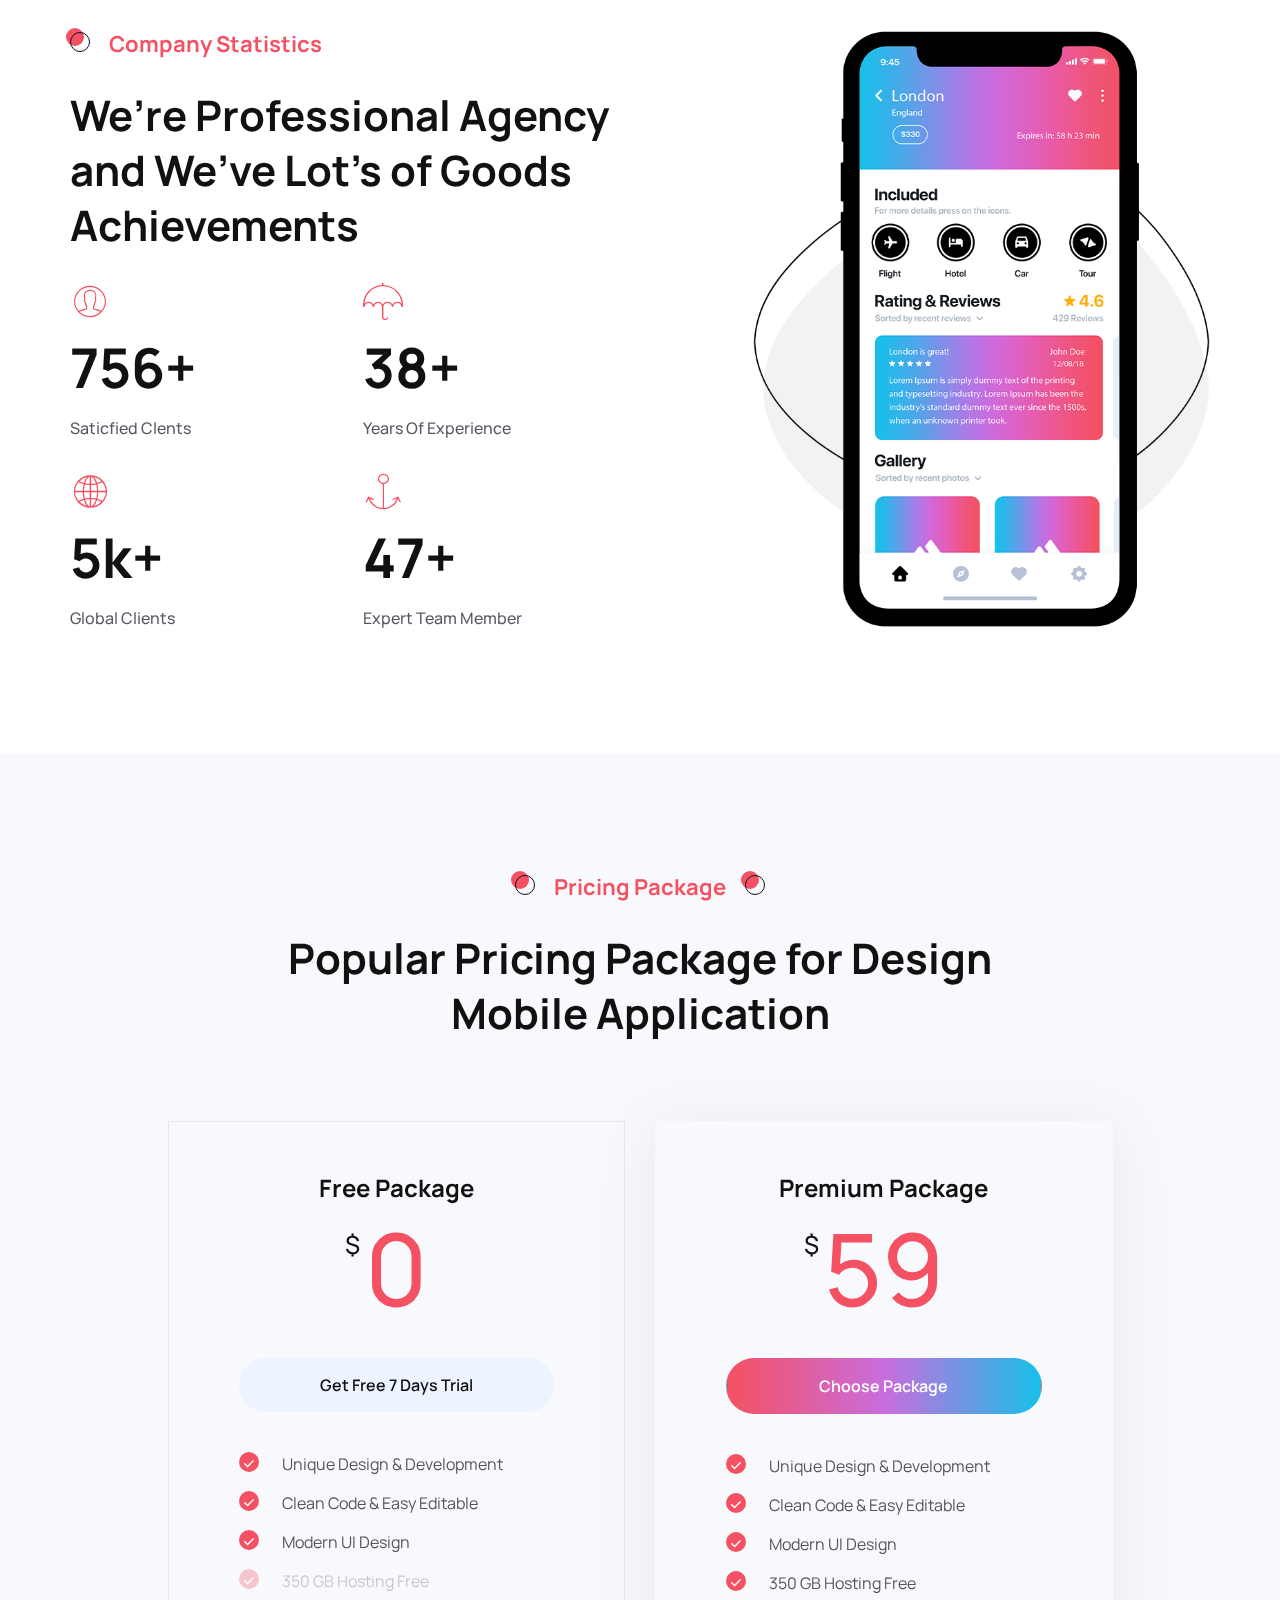
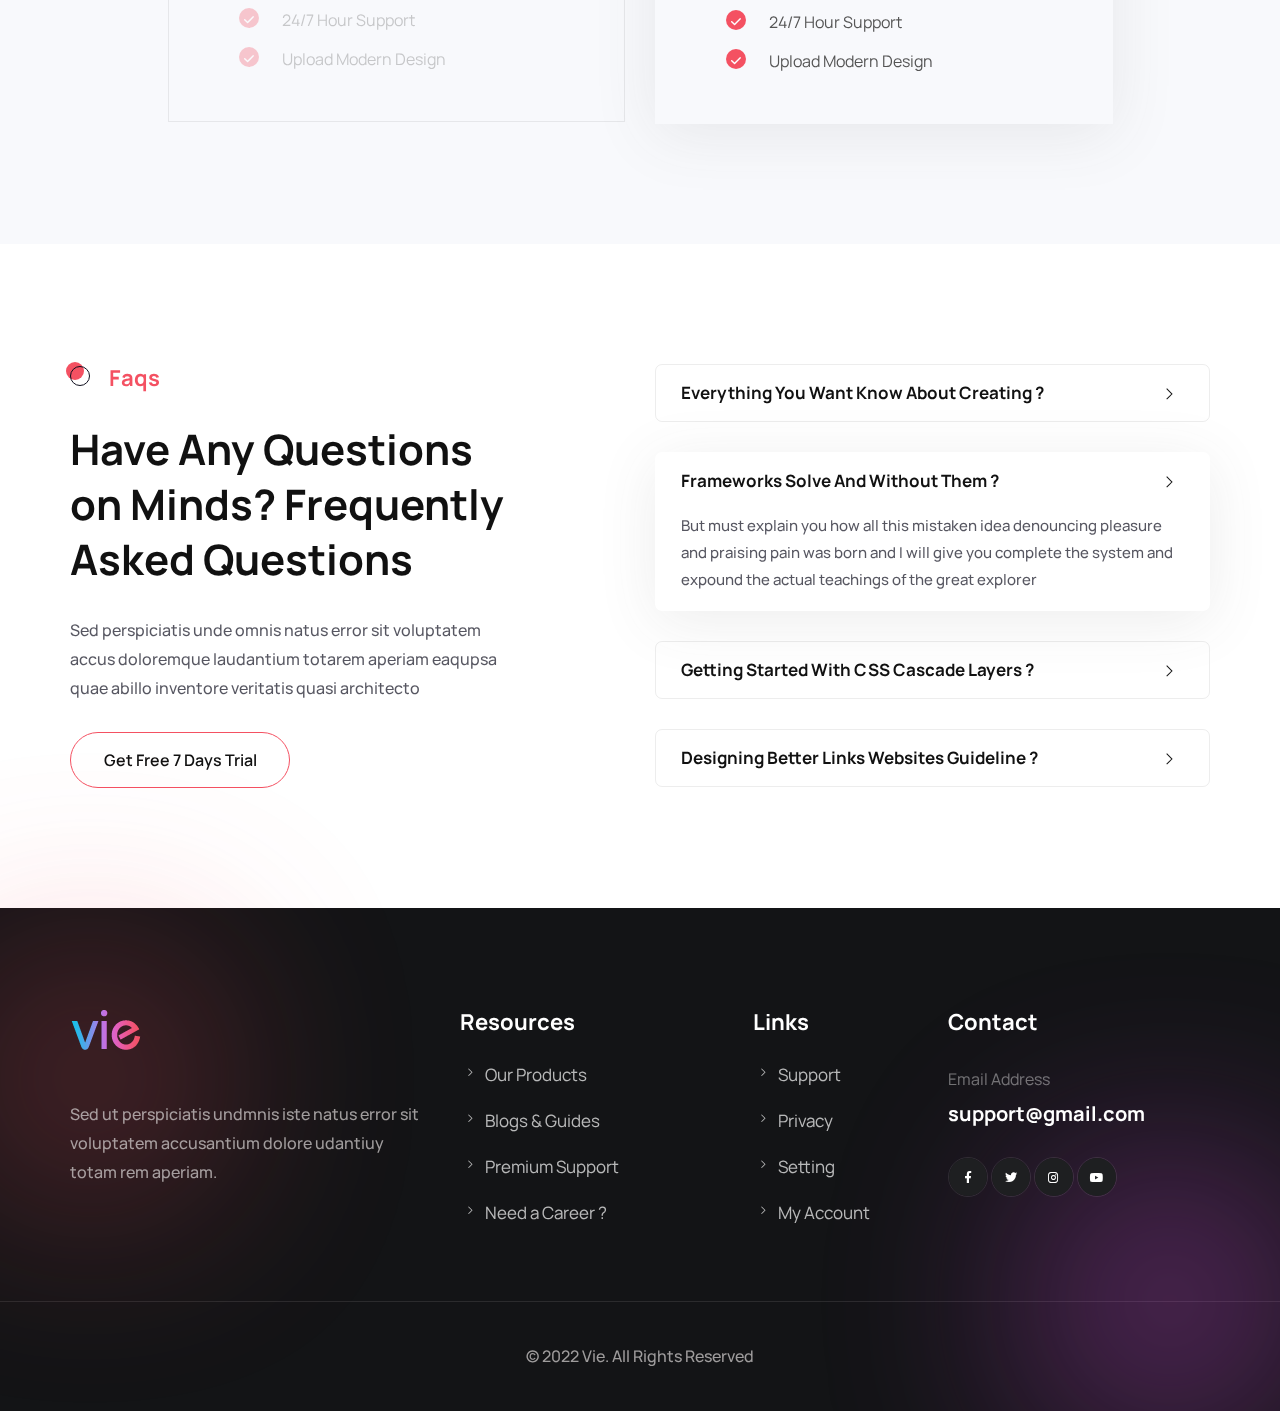
<file: mobile-app/services.html>
<!DOCTYPE html>
<html lang="zxx">

<head>

    <!-- Metas -->
    <meta charset="utf-8">
    <meta http-equiv="X-UA-Compatible" content="IE=edge" />
    <meta name="viewport" content="width=device-width, initial-scale=1, maximum-scale=1" />
    <meta name="keywords" content="HTML5 Template Vie onepage themeforest" />
    <meta name="description" content="Vie - Onepage Multi-Purpose HTML5 Template" />
    <meta name="author" content="" />

    <!-- Title  -->
    <title>Vie</title>

    <!-- Favicon -->
    <link rel="shortcut icon" href="../img/favicon.ico" />

    <!-- Google Fonts -->
    <link href="https://fonts.googleapis.com/css?family=Poppins:100,200,300,400,500,600,700,800,900&display=swap"
        rel="stylesheet">
    <link href="https://fonts.googleapis.com/css2?family=Manrope:wght@200;300;400;500;600;700;800&display=swap"
        rel="stylesheet">

    <!-- Plugins -->
    <link rel="stylesheet" href="../css/plugins.css" />


    <!-- Core Style Css -->
    <link rel="stylesheet" href="../css/style.css" />
    <link rel="stylesheet" href="../mobile-app/css/mobile-app.css" />

</head>

<body>


    <!-- ==================== Start Loading ==================== -->

    <div class="loading">
        <span>L</span>
        <span>o</span>
        <span>a</span>
        <span>d</span>
        <span>i</span>
        <span>n</span>
        <span>g</span>
    </div>

    <div id="preloader">
    </div>

    <!-- ==================== End Loading ==================== -->



    <!-- ==================== Start progress-scroll-button ==================== -->

    <div class="progress-wrap cursor-pointer">
        <svg class="progress-circle svg-content" width="100%" height="100%" viewBox="-1 -1 102 102">
            <path d="M50,1 a49,49 0 0,1 0,98 a49,49 0 0,1 0,-98" />
        </svg>
    </div>

    <!-- ==================== End progress-scroll-button ==================== -->



    <!-- ==================== Start cursor ==================== -->

    <div class="mouse-cursor cursor-outer"></div>
    <div class="mouse-cursor cursor-inner"></div>

    <!-- ==================== End cursor ==================== -->



    <!-- ==================== Start Navbar ==================== -->

    <nav class="navbar navbar-expand-lg change">
        <div class="container">

            <!-- Logo -->
            <a class="logo" href="#">
                <img src="img/logo-light.png" alt="logo">
            </a>

            <button class="navbar-toggler" type="button" data-toggle="collapse" data-target="#navbarSupportedContent"
                aria-controls="navbarSupportedContent" aria-expanded="false" aria-label="Toggle navigation">
                <span class="icon-bar"><i class="fas fa-bars"></i></span>
            </button>

            <!-- navbar links -->
            <div class="collapse navbar-collapse" id="navbarSupportedContent">
                <ul class="navbar-nav ml-auto">
                    <li class="nav-item dropdown">
                        <a class="nav-link dropdown-toggle" data-toggle="dropdown" href="#" role="button"
                            aria-haspopup="true" aria-expanded="false">Home</a>
                        <div class="dropdown-menu">
                            <a class="dropdown-item" href="../index.html">Main Home</a>
                            <a class="dropdown-item" href="../index2.html">Creative Agency</a>
                            <a class="dropdown-item" href="../index5.html">Digital Agency</a>
                            <a class="dropdown-item" href="../index4.html">Business One Page</a>
                            <a class="dropdown-item" href="../index3.html">Corporate Business</a>
                            <a class="dropdown-item" href="../index6.html">Modern Agency</a>
                            <a class="dropdown-item" href="../index7.html">Freelancer</a>
                            <a class="dropdown-item" href="../index8.html">Architecture</a>
                        </div>
                    </li>
                    <li class="nav-item">
                        <a class="nav-link" href="services.html">Services</a>
                    </li>
                    <li class="nav-item">
                        <a class="nav-link" href="pricing-plan.html">Pricing</a>
                    </li>
                    <li class="nav-item">
                        <a class="nav-link" href="portfolio.html">Portfolio</a>
                    </li>
                    <li class="nav-item">
                        <a class="nav-link" href="shop.html">Products</a>
                    </li>
                    <li class="nav-item">
                        <a class="nav-link" href="../contact.html">Contact</a>
                    </li>
                </ul>
            </div>
        </div>
    </nav>

    <!-- ==================== End Navbar ==================== -->



    <!-- ==================== Start Slider ==================== -->

    <header class="page-app-header valign bg-img" data-overlay-dark="8" data-background="img/p1.jpg">
        <div class="container">
            <div class="row">
                <div class="col-12">
                    <div class="text-center">
                        <h1>Popular Services</h1>
                        <div class="links">
                            <a href="#0">Home</a>
                            <span class="icon pe-7s-angle-right"></span>
                            <a href="#0">Services</a>
                        </div>
                    </div>
                </div>
            </div>
        </div>
    </header>

    <!-- ==================== End Slider ==================== -->



    <!-- ==================== Start app-services ==================== -->

    <section class="app-services section-padding bg-gray">
        <div class="container">
            <div class="row justify-content-center">
                <div class="col-lg-7 col-md-10">
                    <div class="s-head text-center mb-80">
                        <h6 class="stit mb-30"><span class="left"></span> Application Features <span
                                class="right"></span></h6>
                        <h2>Amazing Features to Customize
                            your Application Easy</h2>
                    </div>
                </div>
            </div>
            <div class="row">
                <div class="col-lg-4 col-md-6">
                    <div class="item mb-30">
                        <div class="item-tit mb-15">
                            <div class="icon">
                                <span class="pe-7s-vector"></span>
                            </div>
                            <div class="text-tit">
                                <h5>Modern Design</h5>
                            </div>
                        </div>

                        <p> unde omniste natus error sit voluptatem accus antium dolore mque laudant totam rem aperiam.</p>
                    </div>
                </div>
                <div class="col-lg-4 col-md-6">
                    <div class="item mb-30">
                        <div class="item-tit mb-15">
                            <div class="icon">
                                <span class="pe-7s-rocket"></span>
                            </div>
                            <div class="text-tit">
                                <h5>Fast Installation</h5>
                            </div>
                        </div>

                        <p> unde omniste natus error sit voluptatem accus antium dolore mque laudant totam rem aperiam.</p>
                    </div>
                </div>
                <div class="col-lg-4 col-md-6">
                    <div class="item mb-30">
                        <div class="item-tit mb-15">
                            <div class="icon">
                                <span class="pe-7s-graph3"></span>
                            </div>
                            <div class="text-tit">
                                <h5>Digital Analytics</h5>
                            </div>
                        </div>

                        <p> unde omniste natus error sit voluptatem accus antium dolore mque laudant totam rem aperiam.</p>
                    </div>
                </div>
                <div class="col-lg-4 col-md-6">
                    <div class="item sm-mb50">
                        <div class="item-tit mb-15">
                            <div class="icon">
                                <span class="pe-7s-anchor"></span>
                            </div>
                            <div class="text-tit">
                                <h5>SEO Friendly</h5>
                            </div>
                        </div>

                        <p> unde omniste natus error sit voluptatem accus antium dolore mque laudant totam rem aperiam.</p>
                    </div>
                </div>
                <div class="col-lg-4 col-md-6">
                    <div class="item sm-mb50">
                        <div class="item-tit mb-15">
                            <div class="icon">
                                <span class="pe-7s-phone"></span>
                            </div>
                            <div class="text-tit">
                                <h5>Clean Coding</h5>
                            </div>
                        </div>

                        <p> unde omniste natus error sit voluptatem accus antium dolore mque laudant totam rem aperiam.</p>
                    </div>
                </div>
                <div class="col-lg-4 col-md-6">
                    <div class="item">
                        <div class="item-tit mb-15">
                            <div class="icon">
                                <span class="pe-7s-lock"></span>
                            </div>
                            <div class="text-tit">
                                <h5>Heigh Security</h5>
                            </div>
                        </div>

                        <p> unde omniste natus error sit voluptatem accus antium dolore mque laudant totam rem aperiam.</p>
                    </div>
                </div>
            </div>
        </div>
    </section>

    <!-- ==================== End app-services ==================== -->



    <!-- ==================== Start Services ==================== -->

    <section class="serv-block section-padding">
        <div class="container">
            <div class="row">
                <div class="col-lg-6 valign">
                    <div class="content md-mb50">
                        <h6 class="stit mb-30"><span class="left"></span> Company Statistics</h6>
                        <h2 class="mb-30">We’re Professional Agency and We’ve Lot’s of Goods Achievements</h2>
                        <div class="app-sta">
                            <div class="row">
                                <div class="col-sm-6">
                                    <div class="item mb-30">
                                        <span class="icon pe-7s-user"></span>
                                        <h3>756+</h3>
                                        <p>Saticfied Clents</p>
                                    </div>
                                </div>
                                <div class="col-sm-6">
                                    <div class="item mb-30">
                                        <span class="icon pe-7s-umbrella"></span>
                                        <h3>38+</h3>
                                        <p>Years Of Experience</p>
                                    </div>
                                </div>
                                <div class="col-sm-6">
                                    <div class="item">
                                        <span class="icon pe-7s-global"></span>
                                        <h3>5k+</h3>
                                        <p>Global Clients</p>
                                    </div>
                                </div>
                                <div class="col-sm-6">
                                    <div class="item">
                                        <span class="icon pe-7s-anchor"></span>
                                        <h3>47+</h3>
                                        <p>Expert Team Member</p>
                                    </div>
                                </div>
                            </div>
                        </div>
                    </div>
                </div>
                <div class="col-lg-5 offset-lg-1">
                    <div class="serv-img">
                        <img src="img/app-img/s2.png" alt="">
                    </div>
                </div>
            </div>
        </div>
    </section>

    <!-- ==================== End Services ==================== -->



    <!-- ==================== Start app-price ==================== -->

    <section class="app-price section-padding bg-gray">
        <div class="container">
            <div class="row justify-content-center">
                <div class="col-lg-8 col-md-10">
                    <div class="s-head text-center mb-80">
                        <h6 class="stit mb-30"><span class="left"></span> Pricing Package <span class="right"></span>
                        </h6>
                        <h2>Popular Pricing Package for Design Mobile Application </h2>
                    </div>
                </div>
            </div>
            <div class="row justify-content-center">
                <div class="col-lg-10">
                    <div class="pric-tables">
                        <div class="row">
                            <div class="col-md-6">
                                <div class="item sm-mb50">
                                    <div class="type text-center mb-15">
                                        <h5>Free Package</h5>
                                    </div>
                                    <div class="amount text-center mb-40">
                                        <h3><span>$</span> 0</h3>
                                    </div>
                                    <div class="order mb-40">
                                        <a href="#0" class="butn-gray rounded buton">
                                            <span>Get Free 7 Days Trial</span>
                                        </a>
                                    </div>
                                    <div class="feat">
                                        <ul>
                                            <li><i class="icon"> <svg xmlns="http://www.w3.org/2000/svg"
                                                        viewBox="0 0 448 512">
                                                        <path
                                                            d="M438.6 105.4C451.1 117.9 451.1 138.1 438.6 150.6L182.6 406.6C170.1 419.1 149.9 419.1 137.4 406.6L9.372 278.6C-3.124 266.1-3.124 245.9 9.372 233.4C21.87 220.9 42.13 220.9 54.63 233.4L159.1 338.7L393.4 105.4C405.9 92.88 426.1 92.88 438.6 105.4H438.6z" />
                                                    </svg></i> Unique Design & Development</li>

                                            <li><i class="icon"> <svg xmlns="http://www.w3.org/2000/svg"
                                                        viewBox="0 0 448 512">
                                                        <path
                                                            d="M438.6 105.4C451.1 117.9 451.1 138.1 438.6 150.6L182.6 406.6C170.1 419.1 149.9 419.1 137.4 406.6L9.372 278.6C-3.124 266.1-3.124 245.9 9.372 233.4C21.87 220.9 42.13 220.9 54.63 233.4L159.1 338.7L393.4 105.4C405.9 92.88 426.1 92.88 438.6 105.4H438.6z" />
                                                    </svg></i> Clean Code & Easy Editable</li>

                                            <li><i class="icon"> <svg xmlns="http://www.w3.org/2000/svg"
                                                        viewBox="0 0 448 512">
                                                        <path
                                                            d="M438.6 105.4C451.1 117.9 451.1 138.1 438.6 150.6L182.6 406.6C170.1 419.1 149.9 419.1 137.4 406.6L9.372 278.6C-3.124 266.1-3.124 245.9 9.372 233.4C21.87 220.9 42.13 220.9 54.63 233.4L159.1 338.7L393.4 105.4C405.9 92.88 426.1 92.88 438.6 105.4H438.6z" />
                                                    </svg></i> Modern UI Design</li>

                                            <li class="disbl"><i class="icon"> <svg xmlns="http://www.w3.org/2000/svg"
                                                        viewBox="0 0 448 512">
                                                        <path
                                                            d="M438.6 105.4C451.1 117.9 451.1 138.1 438.6 150.6L182.6 406.6C170.1 419.1 149.9 419.1 137.4 406.6L9.372 278.6C-3.124 266.1-3.124 245.9 9.372 233.4C21.87 220.9 42.13 220.9 54.63 233.4L159.1 338.7L393.4 105.4C405.9 92.88 426.1 92.88 438.6 105.4H438.6z" />
                                                    </svg></i> 350 GB Hosting Free</li>

                                            <li class="disbl"><i class="icon"> <svg xmlns="http://www.w3.org/2000/svg"
                                                        viewBox="0 0 448 512">
                                                        <path
                                                            d="M438.6 105.4C451.1 117.9 451.1 138.1 438.6 150.6L182.6 406.6C170.1 419.1 149.9 419.1 137.4 406.6L9.372 278.6C-3.124 266.1-3.124 245.9 9.372 233.4C21.87 220.9 42.13 220.9 54.63 233.4L159.1 338.7L393.4 105.4C405.9 92.88 426.1 92.88 438.6 105.4H438.6z" />
                                                    </svg></i> 24/7 Hour Support</li>

                                            <li class="disbl"><i class="icon"> <svg xmlns="http://www.w3.org/2000/svg"
                                                        viewBox="0 0 448 512">
                                                        <path
                                                            d="M438.6 105.4C451.1 117.9 451.1 138.1 438.6 150.6L182.6 406.6C170.1 419.1 149.9 419.1 137.4 406.6L9.372 278.6C-3.124 266.1-3.124 245.9 9.372 233.4C21.87 220.9 42.13 220.9 54.63 233.4L159.1 338.7L393.4 105.4C405.9 92.88 426.1 92.88 438.6 105.4H438.6z" />
                                                    </svg></i> Upload Modern Design</li>
                                        </ul>
                                    </div>
                                </div>
                            </div>
                            <div class="col-md-6">
                                <div class="item active">
                                    <div class="type text-center mb-15">
                                        <h5>Premium Package</h5>
                                    </div>
                                    <div class="amount text-center mb-40">
                                        <h3><span>$</span> 59</h3>
                                    </div>
                                    <div class="order mb-40">
                                        <a href="#0" class="butn-gr rounded buton">
                                            <span>Choose Package</span>
                                        </a>
                                    </div>
                                    <div class="feat">
                                        <ul>
                                            <li><i class="icon"> <svg xmlns="http://www.w3.org/2000/svg"
                                                        viewBox="0 0 448 512">
                                                        <path
                                                            d="M438.6 105.4C451.1 117.9 451.1 138.1 438.6 150.6L182.6 406.6C170.1 419.1 149.9 419.1 137.4 406.6L9.372 278.6C-3.124 266.1-3.124 245.9 9.372 233.4C21.87 220.9 42.13 220.9 54.63 233.4L159.1 338.7L393.4 105.4C405.9 92.88 426.1 92.88 438.6 105.4H438.6z" />
                                                    </svg></i> Unique Design & Development</li>

                                            <li><i class="icon"> <svg xmlns="http://www.w3.org/2000/svg"
                                                        viewBox="0 0 448 512">
                                                        <path
                                                            d="M438.6 105.4C451.1 117.9 451.1 138.1 438.6 150.6L182.6 406.6C170.1 419.1 149.9 419.1 137.4 406.6L9.372 278.6C-3.124 266.1-3.124 245.9 9.372 233.4C21.87 220.9 42.13 220.9 54.63 233.4L159.1 338.7L393.4 105.4C405.9 92.88 426.1 92.88 438.6 105.4H438.6z" />
                                                    </svg></i> Clean Code & Easy Editable</li>

                                            <li><i class="icon"> <svg xmlns="http://www.w3.org/2000/svg"
                                                        viewBox="0 0 448 512">
                                                        <path
                                                            d="M438.6 105.4C451.1 117.9 451.1 138.1 438.6 150.6L182.6 406.6C170.1 419.1 149.9 419.1 137.4 406.6L9.372 278.6C-3.124 266.1-3.124 245.9 9.372 233.4C21.87 220.9 42.13 220.9 54.63 233.4L159.1 338.7L393.4 105.4C405.9 92.88 426.1 92.88 438.6 105.4H438.6z" />
                                                    </svg></i> Modern UI Design</li>

                                            <li><i class="icon"> <svg xmlns="http://www.w3.org/2000/svg"
                                                        viewBox="0 0 448 512">
                                                        <path
                                                            d="M438.6 105.4C451.1 117.9 451.1 138.1 438.6 150.6L182.6 406.6C170.1 419.1 149.9 419.1 137.4 406.6L9.372 278.6C-3.124 266.1-3.124 245.9 9.372 233.4C21.87 220.9 42.13 220.9 54.63 233.4L159.1 338.7L393.4 105.4C405.9 92.88 426.1 92.88 438.6 105.4H438.6z" />
                                                    </svg></i> 350 GB Hosting Free</li>

                                            <li><i class="icon"> <svg xmlns="http://www.w3.org/2000/svg"
                                                        viewBox="0 0 448 512">
                                                        <path
                                                            d="M438.6 105.4C451.1 117.9 451.1 138.1 438.6 150.6L182.6 406.6C170.1 419.1 149.9 419.1 137.4 406.6L9.372 278.6C-3.124 266.1-3.124 245.9 9.372 233.4C21.87 220.9 42.13 220.9 54.63 233.4L159.1 338.7L393.4 105.4C405.9 92.88 426.1 92.88 438.6 105.4H438.6z" />
                                                    </svg></i> 24/7 Hour Support</li>

                                            <li><i class="icon"> <svg xmlns="http://www.w3.org/2000/svg"
                                                        viewBox="0 0 448 512">
                                                        <path
                                                            d="M438.6 105.4C451.1 117.9 451.1 138.1 438.6 150.6L182.6 406.6C170.1 419.1 149.9 419.1 137.4 406.6L9.372 278.6C-3.124 266.1-3.124 245.9 9.372 233.4C21.87 220.9 42.13 220.9 54.63 233.4L159.1 338.7L393.4 105.4C405.9 92.88 426.1 92.88 438.6 105.4H438.6z" />
                                                    </svg></i> Upload Modern Design</li>
                                        </ul>
                                    </div>
                                </div>
                            </div>
                        </div>
                    </div>
                </div>
            </div>
        </div>
    </section>

    <!-- ==================== End app-price ==================== -->



    <!-- ==================== Start app-faq ==================== -->

    <section class="app-faq section-padding">
        <div class="container">
            <div class="row">
                <div class="col-lg-5">
                    <div class="content md-mb50">
                        <h6 class="stit mb-30"><span class="left"></span> Faqs</h6>
                        <h2 class="mb-30">Have Any Questions on Minds? Frequently Asked Questions</h2>
                        <p>Sed perspiciatis unde omnis natus error sit voluptatem
                            accus doloremque laudantium totarem aperiam eaqupsa
                            quae abillo inventore veritatis quasi architecto</p>
                        <a href="#0" class="butn-bord-red rounded buton mt-30">
                            <span>Get Free 7 Days Trial</span>
                        </a>
                    </div>
                </div>
                <div class="col-lg-6 offset-lg-1">
                    <div class="content">
                        <div class="accordion shadwo">

                            <div class="item mb-30">
                                <div class="title">
                                    <h6>Everything You Want Know About Creating ? <span
                                            class="icon pe-7s-angle-right"></span></h6>
                                </div>
                                <div class="accordion-info">
                                    <p>But must explain you how all this mistaken idea denouncing pleasure and praising
                                        pain was born and I will give you complete the system and expound the actual
                                        teachings of the great explorer</p>
                                </div>
                            </div>

                            <div class="item active mb-30">
                                <div class="title">
                                    <h6>Frameworks Solve And Without Them ? <span class="icon pe-7s-angle-right"></span>
                                    </h6>
                                </div>
                                <div class="accordion-info active">
                                    <p>But must explain you how all this mistaken idea denouncing pleasure and praising
                                        pain was born and I will give you complete the system and expound the actual
                                        teachings of the great explorer</p>
                                </div>
                            </div>

                            <div class="item mb-30">
                                <div class="title">
                                    <h6>Getting Started With CSS Cascade Layers ? <span
                                            class="icon pe-7s-angle-right"></span></h6>
                                </div>
                                <div class="accordion-info">
                                    <p>But must explain you how all this mistaken idea denouncing pleasure and praising
                                        pain was born and I will give you complete the system and expound the actual
                                        teachings of the great explorer</p>
                                </div>
                            </div>

                            <div class="item">
                                <div class="title">
                                    <h6>Designing Better Links Websites Guideline ? <span
                                            class="icon pe-7s-angle-right"></span></h6>
                                </div>
                                <div class="accordion-info">
                                    <p>But must explain you how all this mistaken idea denouncing pleasure and praising
                                        pain was born and I will give you complete the system and expound the actual
                                        teachings of the great explorer</p>
                                </div>
                            </div>

                        </div>
                    </div>
                </div>
            </div>
        </div>
    </section>

    <!-- ==================== End app-faq ==================== -->



    <!-- ==================== Start Footer ==================== -->

    <footer class="app-footer" data-overlay-dark="0">
        <div class="container">
            <div class="row">
                <div class="col-lg-4 col-md-6">
                    <div class="item-clumn our md-mb50">
                        <a href="#0" class="logo-brand mb-50">
                            <img src="img/logo-gr.png" alt="">
                        </a>
                        <p>Sed ut perspiciatis undmnis iste natus error sit voluptatem accusantium dolore udantiuy totam
                            rem aperiam.</p>
                    </div>
                </div>
                <div class="col-lg-3 col-md-6">
                    <div class="item-clumn links md-mb50">
                        <h5 class="title">Resources</h5>
                        <ul>
                            <li><span class="icon pe-7s-angle-right"></span><a href="#0">Our Products</a> </li>
                            <li><span class="icon pe-7s-angle-right"></span><a href="#0">Blogs & Guides</a></li>
                            <li><span class="icon pe-7s-angle-right"></span><a href="#0">Premium Support</a> </li>
                            <li><span class="icon pe-7s-angle-right"></span><a href="#0">Need a Career ?</a> </li>
                        </ul>
                    </div>
                </div>
                <div class="col-lg-2 col-md-6">
                    <div class="item-clumn links sm-mb50">
                        <h5 class="title">Links</h5>
                        <ul>
                            <li><span class="icon pe-7s-angle-right"></span><a href="#0">Support</a> </li>
                            <li><span class="icon pe-7s-angle-right"></span><a href="#0">Privacy</a> </li>
                            <li><span class="icon pe-7s-angle-right"></span><a href="#0">Setting</a> </li>
                            <li><span class="icon pe-7s-angle-right"></span><a href="0">My Account</a> </li>
                        </ul>
                    </div>
                </div>
                <div class="col-lg-3 col-md-6">
                    <div class="item-clumn links">
                        <h5 class="title mb-30">Contact</h5>
                        <div class="info">
                            <span>Email Address</span>
                            <h6><a href="#0">support@gmail.com</a></h6>
                        </div>
                        <div class="social mt-30">
                            <a href="#0"><i class="fab fa-facebook-f"></i></a>
                            <a href="#0"><i class="fab fa-twitter"></i></a>
                            <a href="#0"><i class="fab fa-instagram"></i></a>
                            <a href="#0"><i class="fab fa-youtube"></i></a>
                        </div>
                    </div>
                </div>
            </div>
        </div>
        <div class="sub-footer">
            <div class="container">
                <div class="row">
                    <div class="col-12">
                        <div class="text-center">
                            <p>© 2022 Vie. All Rights Reserved</p>
                        </div>
                    </div>
                </div>
            </div>
        </div>

        <div class="circle-blur"></div>
        <div class="circle-blur two"></div>
    </footer>

    <!-- ==================== End Footer ==================== -->






    <!-- jQuery -->
    <script src="../js/jquery-3.0.0.min.js"></script>
    <script src="../js/jquery-migrate-3.0.0.min.js"></script>

    <!-- plugins -->
    <script src="../js/plugins.js"></script>

    <!-- custom scripts -->
    <script src="../js/scripts.js"></script>

</body>

</html>
</file>
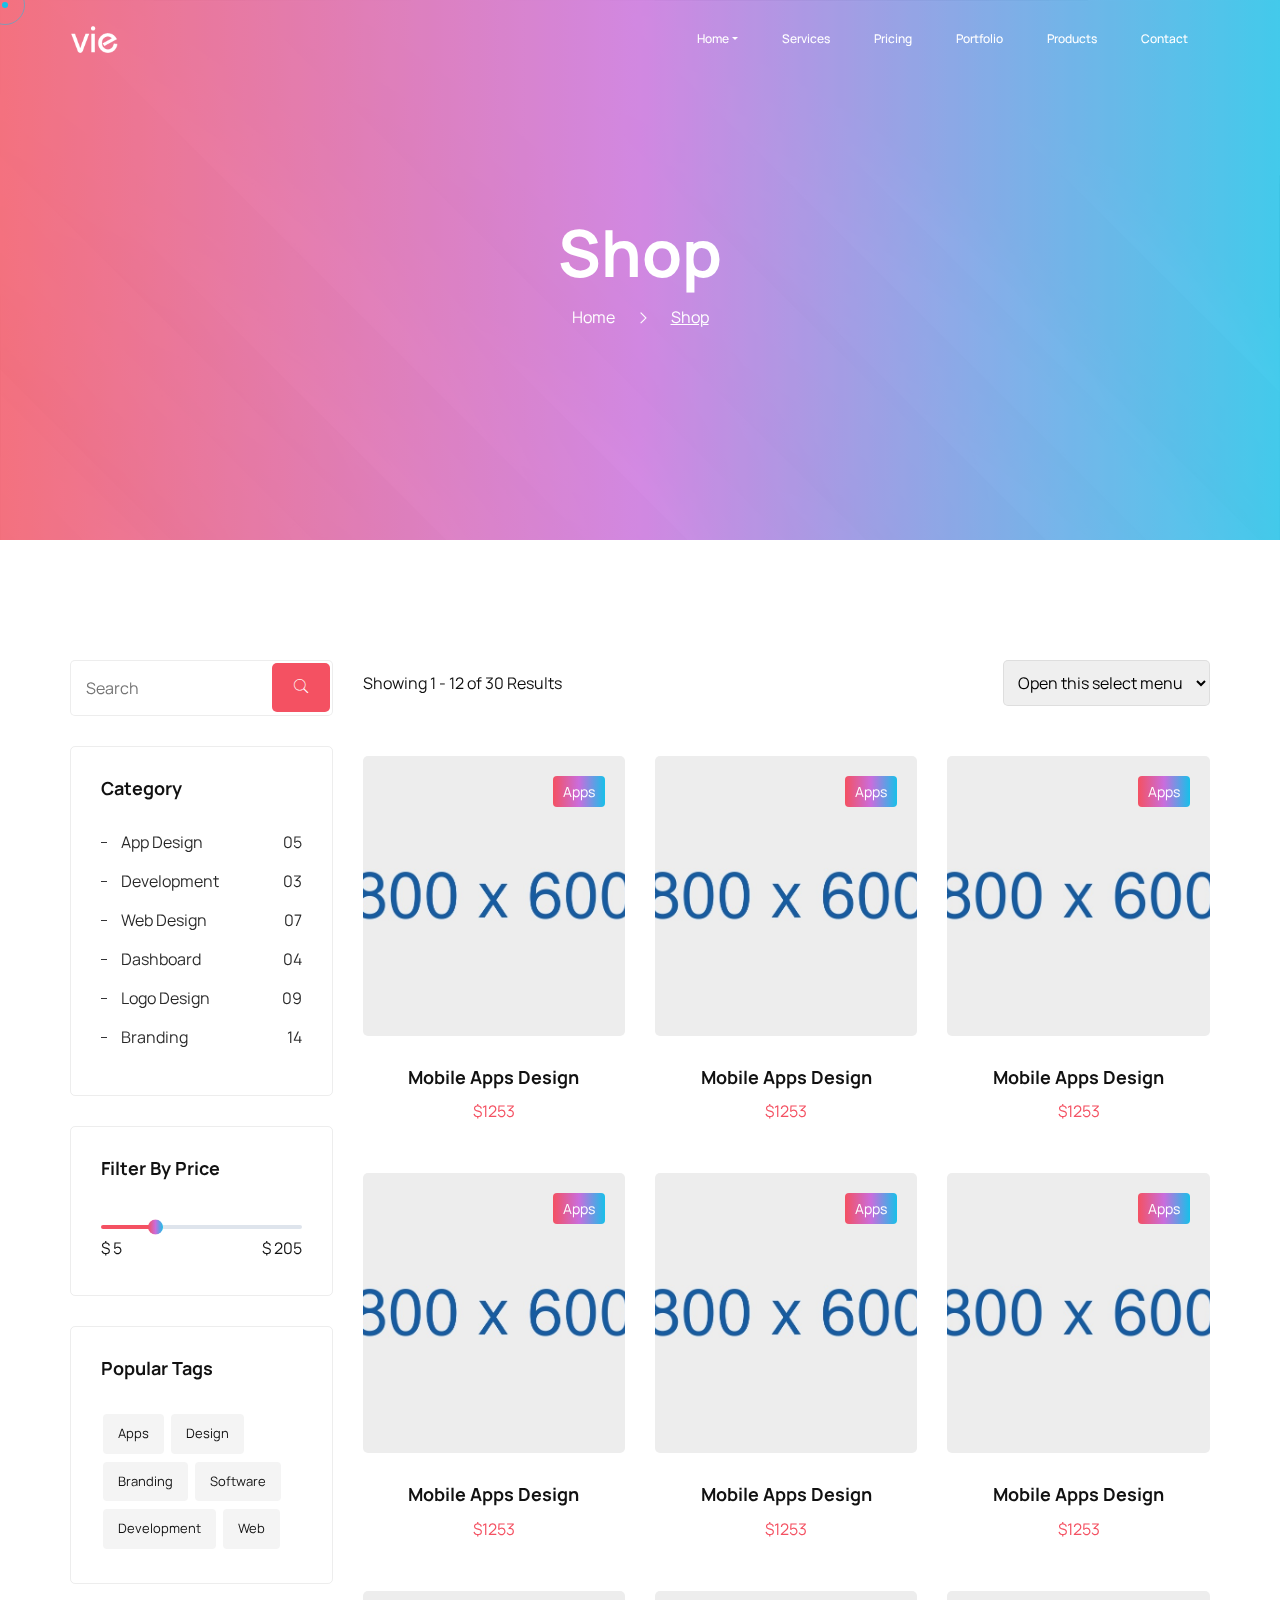
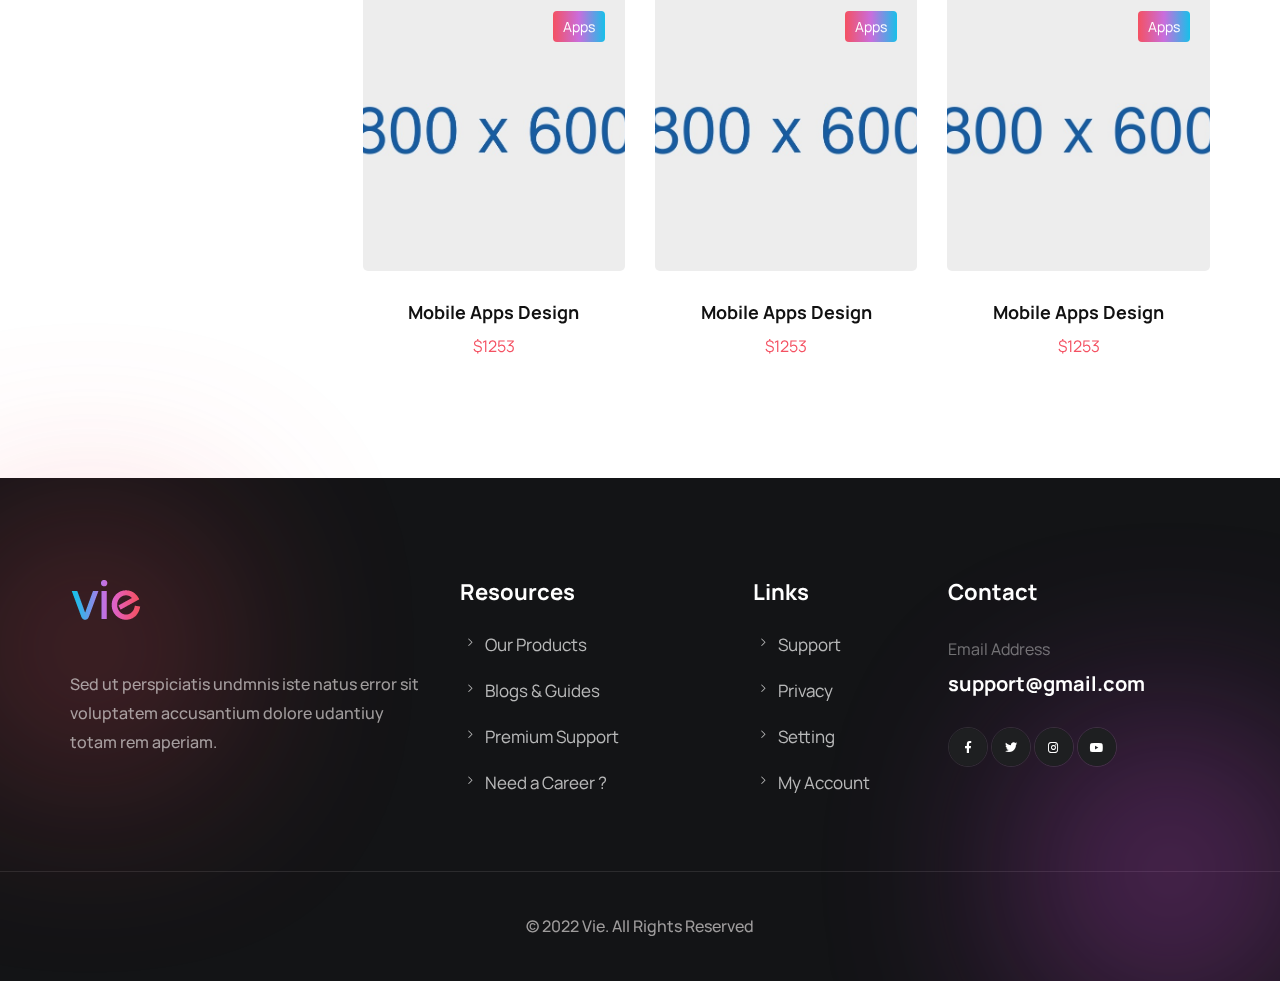
<file: mobile-app/shop.html>
<!DOCTYPE html>
<html lang="zxx">

<head>

    <!-- Metas -->
    <meta charset="utf-8">
    <meta http-equiv="X-UA-Compatible" content="IE=edge" />
    <meta name="viewport" content="width=device-width, initial-scale=1, maximum-scale=1" />
    <meta name="keywords" content="HTML5 Template Vie onepage themeforest" />
    <meta name="description" content="Vie - Onepage Multi-Purpose HTML5 Template" />
    <meta name="author" content="" />

    <!-- Title  -->
    <title>Vie</title>

    <!-- Favicon -->
    <link rel="shortcut icon" href="../img/favicon.ico" />

    <!-- Google Fonts -->
    <link href="https://fonts.googleapis.com/css?family=Poppins:100,200,300,400,500,600,700,800,900&display=swap"
        rel="stylesheet">
    <link href="https://fonts.googleapis.com/css2?family=Manrope:wght@200;300;400;500;600;700;800&display=swap"
        rel="stylesheet">

    <!-- Plugins -->
    <link rel="stylesheet" href="../css/plugins.css" />


    <!-- Core Style Css -->
    <link rel="stylesheet" href="../css/style.css" />
    <link rel="stylesheet" href="../mobile-app/css/mobile-app.css" />

</head>

<body>


    <!-- ==================== Start Loading ==================== -->

    <div class="loading">
        <span>L</span>
        <span>o</span>
        <span>a</span>
        <span>d</span>
        <span>i</span>
        <span>n</span>
        <span>g</span>
    </div>

    <div id="preloader">
    </div>

    <!-- ==================== End Loading ==================== -->



    <!-- ==================== Start progress-scroll-button ==================== -->

    <div class="progress-wrap cursor-pointer">
        <svg class="progress-circle svg-content" width="100%" height="100%" viewBox="-1 -1 102 102">
            <path d="M50,1 a49,49 0 0,1 0,98 a49,49 0 0,1 0,-98" />
        </svg>
    </div>

    <!-- ==================== End progress-scroll-button ==================== -->



    <!-- ==================== Start cursor ==================== -->

    <div class="mouse-cursor cursor-outer"></div>
    <div class="mouse-cursor cursor-inner"></div>

    <!-- ==================== End cursor ==================== -->



    <!-- ==================== Start Navbar ==================== -->

    <nav class="navbar navbar-expand-lg change">
        <div class="container">

            <!-- Logo -->
            <a class="logo" href="#">
                <img src="img/logo-light.png" alt="logo">
            </a>

            <button class="navbar-toggler" type="button" data-toggle="collapse" data-target="#navbarSupportedContent"
                aria-controls="navbarSupportedContent" aria-expanded="false" aria-label="Toggle navigation">
                <span class="icon-bar"><i class="fas fa-bars"></i></span>
            </button>

            <!-- navbar links -->
            <div class="collapse navbar-collapse" id="navbarSupportedContent">
                <ul class="navbar-nav ml-auto">
                    <li class="nav-item dropdown">
                        <a class="nav-link dropdown-toggle" data-toggle="dropdown" href="#" role="button"
                            aria-haspopup="true" aria-expanded="false">Home</a>
                        <div class="dropdown-menu">
                            <a class="dropdown-item" href="../index.html">Main Home</a>
                            <a class="dropdown-item" href="../index2.html">Creative Agency</a>
                            <a class="dropdown-item" href="../index5.html">Digital Agency</a>
                            <a class="dropdown-item" href="../index4.html">Business One Page</a>
                            <a class="dropdown-item" href="../index3.html">Corporate Business</a>
                            <a class="dropdown-item" href="../index6.html">Modern Agency</a>
                            <a class="dropdown-item" href="../index7.html">Freelancer</a>
                            <a class="dropdown-item" href="../index8.html">Architecture</a>
                        </div>
                    </li>
                    <li class="nav-item">
                        <a class="nav-link" href="services.html">Services</a>
                    </li>
                    <li class="nav-item">
                        <a class="nav-link" href="pricing-plan.html">Pricing</a>
                    </li>
                    <li class="nav-item">
                        <a class="nav-link" href="portfolio.html">Portfolio</a>
                    </li>
                    <li class="nav-item">
                        <a class="nav-link" href="shop.html">Products</a>
                    </li>
                    <li class="nav-item">
                        <a class="nav-link" href="../contact.html">Contact</a>
                    </li>
                </ul>
            </div>
        </div>
    </nav>

    <!-- ==================== End Navbar ==================== -->



    <!-- ==================== Start Slider ==================== -->

    <header class="page-app-header valign bg-img" data-overlay-dark="8" data-background="img/p1.jpg">
        <div class="container">
            <div class="row">
                <div class="col-12">
                    <div class="text-center">
                        <h1>Shop</h1>
                        <div class="links">
                            <a href="#0">Home</a>
                            <span class="icon pe-7s-angle-right"></span>
                            <a href="#0">Shop</a>
                        </div>
                    </div>
                </div>
            </div>
        </div>
    </header>

    <!-- ==================== End Slider ==================== -->



    <!-- ==================== Start shop ==================== -->

    <section class="shop section-padding">
        <div class="container">
            <div class="row">
                <div class="col-lg-3">
                    <div class="sidebar md-mb50">
                        <div class="row">
                            <div class="col-lg-12 col-md-6">
                                <div class="search mb-30">
                                    <form action="">
                                        <div class="form-group">
                                            <input type="text" name="shop-search" placeholder="Search">
                                            <button>
                                                <span class="icon pe-7s-search"></span>
                                            </button>
                                        </div>
                                    </form>
                                </div>
                            </div>

                            <div class="col-lg-12 col-md-6">
                                <div class="box gat mb-30">
                                    <h6 class="title mb-30">Category</h6>
                                    <ul>
                                        <li>
                                            <a href="#0">App Design <span>05</span>
                                            </a>
                                        </li>
                                        <li>
                                            <a href="#0">Development <span>03</span>
                                            </a>
                                        </li>
                                        <li>
                                            <a href="#0">Web Design <span>07</span>
                                            </a>
                                        </li>
                                        <li>
                                            <a href="#0">Dashboard <span>04</span>
                                            </a>
                                        </li>
                                        <li>
                                            <a href="#0">Logo Design <span>09</span>
                                            </a>
                                        </li>
                                        <li>
                                            <a href="#0">Branding <span>14</span>
                                            </a>
                                        </li>
                                    </ul>
                                </div>
                            </div>

                            <div class="col-lg-12 col-md-6">
                                <div class="box filter-price mb-30">
                                    <h6 class="title mb-30">Filter By Price</h6>

                                    <div class="range-slider mb-30">
                                        <div id="tooltip"></div>
                                        <input id="range" type="range" step="10" value="200" min="5" max="800">
                                        <div class="start-pointe">$ 5</div>
                                    </div>
                                </div>
                            </div>

                            <div class="col-lg-12 col-md-6">
                                <div class="box tags">
                                    <h6 class="title mb-30">Popular Tags</h6>

                                    <div>
                                        <a href="#0">Apps</a>
                                        <a href="#0">Design</a>
                                        <a href="#0">Branding</a>
                                        <a href="#0">Software</a>
                                        <a href="#0">Development</a>
                                        <a href="#0">Web</a>
                                    </div>
                                </div>
                            </div>
                        </div>
                    </div>
                </div>
                <div class="col-lg-9">
                    <div class="store">
                        <div class="top-area">
                            <div class="row">
                                <div class="col-lg-4 valign">
                                    <div class="result-text">
                                        <span>Showing 1 - 12 of 30 Results</span>
                                    </div>
                                </div>
                                <div class="col-lg-8 d-flex justify-content-end">
                                    <div class="filter-select">
                                        <select class="form-select" aria-label="Default select example">
                                            <option selected>Open this select menu</option>
                                            <option value="1">One</option>
                                            <option value="2">Two</option>
                                            <option value="3">Three</option>
                                        </select>
                                    </div>
                                </div>
                            </div>
                        </div>
                        <div class="row">
                            <div class="col-lg-4 col-md-6">
                                <div class="item">
                                    <div class="img">
                                        <img src="img/shop/1.jpg" alt="">
                                        <span class="tag">Apps</span>
                                        <div class="add">
                                            <a href="#0">Add To Cart <span class="pe-7s-angle-right"></span></a>
                                        </div>
                                    </div>
                                    <div class="info">
                                        <h6>Mobile Apps Design</h6>
                                        <span>$1253</span>
                                    </div>
                                </div>
                            </div>
                            <div class="col-lg-4 col-md-6">
                                <div class="item">
                                    <div class="img">
                                        <img src="img/shop/2.jpg" alt="">
                                        <span class="tag">Apps</span>
                                        <div class="add">
                                            <a href="#0">Add To Cart <span class="pe-7s-angle-right"></span></a>
                                        </div>
                                    </div>
                                    <div class="info">
                                        <h6>Mobile Apps Design</h6>
                                        <span>$1253</span>
                                    </div>
                                </div>
                            </div>
                            <div class="col-lg-4 col-md-6">
                                <div class="item">
                                    <div class="img">
                                        <img src="img/shop/3.jpg" alt="">
                                        <span class="tag">Apps</span>
                                        <div class="add">
                                            <a href="#0">Add To Cart <span class="pe-7s-angle-right"></span></a>
                                        </div>
                                    </div>
                                    <div class="info">
                                        <h6>Mobile Apps Design</h6>
                                        <span>$1253</span>
                                    </div>
                                </div>
                            </div>
                            <div class="col-lg-4 col-md-6">
                                <div class="item">
                                    <div class="img">
                                        <img src="img/shop/4.jpg" alt="">
                                        <span class="tag">Apps</span>
                                        <div class="add">
                                            <a href="#0">Add To Cart <span class="pe-7s-angle-right"></span></a>
                                        </div>
                                    </div>
                                    <div class="info">
                                        <h6>Mobile Apps Design</h6>
                                        <span>$1253</span>
                                    </div>
                                </div>
                            </div>
                            <div class="col-lg-4 col-md-6">
                                <div class="item">
                                    <div class="img">
                                        <img src="img/shop/5.jpg" alt="">
                                        <span class="tag">Apps</span>
                                        <div class="add">
                                            <a href="#0">Add To Cart <span class="pe-7s-angle-right"></span></a>
                                        </div>
                                    </div>
                                    <div class="info">
                                        <h6>Mobile Apps Design</h6>
                                        <span>$1253</span>
                                    </div>
                                </div>
                            </div>
                            <div class="col-lg-4 col-md-6">
                                <div class="item">
                                    <div class="img">
                                        <img src="img/shop/6.jpg" alt="">
                                        <span class="tag">Apps</span>
                                        <div class="add">
                                            <a href="#0">Add To Cart <span class="pe-7s-angle-right"></span></a>
                                        </div>
                                    </div>
                                    <div class="info">
                                        <h6>Mobile Apps Design</h6>
                                        <span>$1253</span>
                                    </div>
                                </div>
                            </div>
                            <div class="col-lg-4 col-md-6">
                                <div class="item">
                                    <div class="img">
                                        <img src="img/shop/7.jpg" alt="">
                                        <span class="tag">Apps</span>
                                        <div class="add">
                                            <a href="#0">Add To Cart <span class="pe-7s-angle-right"></span></a>
                                        </div>
                                    </div>
                                    <div class="info">
                                        <h6>Mobile Apps Design</h6>
                                        <span>$1253</span>
                                    </div>
                                </div>
                            </div>
                            <div class="col-lg-4 col-md-6">
                                <div class="item">
                                    <div class="img">
                                        <img src="img/shop/8.jpg" alt="">
                                        <span class="tag">Apps</span>
                                        <div class="add">
                                            <a href="#0">Add To Cart <span class="pe-7s-angle-right"></span></a>
                                        </div>
                                    </div>
                                    <div class="info">
                                        <h6>Mobile Apps Design</h6>
                                        <span>$1253</span>
                                    </div>
                                </div>
                            </div>
                            <div class="col-lg-4 col-md-6">
                                <div class="item">
                                    <div class="img">
                                        <img src="img/shop/9.jpg" alt="">
                                        <span class="tag">Apps</span>
                                        <div class="add">
                                            <a href="#0">Add To Cart <span class="pe-7s-angle-right"></span></a>
                                        </div>
                                    </div>
                                    <div class="info">
                                        <h6>Mobile Apps Design</h6>
                                        <span>$1253</span>
                                    </div>
                                </div>
                            </div>
                        </div>
                    </div>
                </div>
            </div>
        </div>
    </section>

    <!-- ==================== End shop ==================== -->



    <!-- ==================== Start Footer ==================== -->

    <footer class="app-footer" data-overlay-dark="0">
        <div class="container">
            <div class="row">
                <div class="col-lg-4 col-md-6">
                    <div class="item-clumn our md-mb50">
                        <a href="#0" class="logo-brand mb-50">
                            <img src="img/logo-gr.png" alt="">
                        </a>
                        <p>Sed ut perspiciatis undmnis iste natus error sit voluptatem accusantium dolore udantiuy totam
                            rem aperiam.</p>
                    </div>
                </div>
                <div class="col-lg-3 col-md-6">
                    <div class="item-clumn links md-mb50">
                        <h5 class="title">Resources</h5>
                        <ul>
                            <li><span class="icon pe-7s-angle-right"></span><a href="#0">Our Products</a> </li>
                            <li><span class="icon pe-7s-angle-right"></span><a href="#0">Blogs & Guides</a></li>
                            <li><span class="icon pe-7s-angle-right"></span><a href="#0">Premium Support</a> </li>
                            <li><span class="icon pe-7s-angle-right"></span><a href="#0">Need a Career ?</a> </li>
                        </ul>
                    </div>
                </div>
                <div class="col-lg-2 col-md-6">
                    <div class="item-clumn links sm-mb50">
                        <h5 class="title">Links</h5>
                        <ul>
                            <li><span class="icon pe-7s-angle-right"></span><a href="#0">Support</a> </li>
                            <li><span class="icon pe-7s-angle-right"></span><a href="#0">Privacy</a> </li>
                            <li><span class="icon pe-7s-angle-right"></span><a href="#0">Setting</a> </li>
                            <li><span class="icon pe-7s-angle-right"></span><a href="0">My Account</a> </li>
                        </ul>
                    </div>
                </div>
                <div class="col-lg-3 col-md-6">
                    <div class="item-clumn links">
                        <h5 class="title mb-30">Contact</h5>
                        <div class="info">
                            <span>Email Address</span>
                            <h6><a href="#0">support@gmail.com</a></h6>
                        </div>
                        <div class="social mt-30">
                            <a href="#0"><i class="fab fa-facebook-f"></i></a>
                            <a href="#0"><i class="fab fa-twitter"></i></a>
                            <a href="#0"><i class="fab fa-instagram"></i></a>
                            <a href="#0"><i class="fab fa-youtube"></i></a>
                        </div>
                    </div>
                </div>
            </div>
        </div>
        <div class="sub-footer">
            <div class="container">
                <div class="row">
                    <div class="col-12">
                        <div class="text-center">
                            <p>© 2022 Vie. All Rights Reserved</p>
                        </div>
                    </div>
                </div>
            </div>
        </div>

        <div class="circle-blur"></div>
        <div class="circle-blur two"></div>
    </footer>

    <!-- ==================== End Footer ==================== -->






    <!-- jQuery -->
    <script src="../js/jquery-3.0.0.min.js"></script>
    <script src="../js/jquery-migrate-3.0.0.min.js"></script>

    <!-- plugins -->
    <script src="../js/plugins.js"></script>

    <!-- custom scripts -->
    <script src="../js/scripts.js"></script>

    <script>
        (function ($) {


            const
                range = document.getElementById('range'),
                tooltip = document.getElementById('tooltip'),
                setValue = () => {
                    const
                        newValue = Number((range.value - range.min) * 100 / (range.max - range.min)),
                        newPosition = 16 - (newValue * 0.32);
                    tooltip.innerHTML = `<span>${range.value}</span>`;
                    tooltip.style.left = `calc(${newValue}% + (${newPosition}px))`;
                    document.documentElement.style.setProperty("--range-progress", `calc(${newValue}% + (${newPosition}px))`);
                };
            document.addEventListener("DOMContentLoaded", setValue);
            range.addEventListener('input', setValue);


        })(jQuery);
    </script>

</body>

</html>
</file>
<file: css/plugins.css>
/*-----------------------------------------------------------------------------------

	Theme Name: Vie
	Theme URI: http://
	Description: Creative agency & portfolio
	Author: ui-themez
	Author URI: http://themeforest.net/user/ui-themez
	Version: 1.0

-----------------------------------------------------------------------------------*/

/* ----------------------------------------------------------------
			[ All Css Plugins & Helper Classes File ]
-----------------------------------------------------------------*/

/* == bootstrap == */
@import url("plugins/bootstrap.min.css");

/* == animate css == */
@import url("plugins/animate.css");

/* == ionicons icon font == */
@import url("plugins/ionicons.min.css");

/* == pe-icon-7-stroke == */
@import url("plugins/pe-icon-7-stroke.css");

/* == fontawesome icon font == */
@import url("plugins/fontawesome-all.min.css");

/* == justifiedGallery.min == */
@import url("plugins/justifiedGallery.min.css");

/* == magnific-popup == */
@import url("plugins/magnific-popup.css");

/* == YouTubePopUp == */
@import url("plugins/YouTubePopUp.css");

/* == slick carousel == */
@import url("plugins/slick.css");
@import url("plugins/slick-theme.css");

/* == swiper.min font == */
@import url("plugins/swiper.min.css");
</file>
<file: css/style.css>
/*-----------------------------------------------------------------------------------

    Theme Name: Vie
    Theme URI: http://
    Description: Creative Agency & Portfolio
    Author: UI-ThemeZ
    Author URI: http://themeforest.net/user/UI-ThemeZ
    Version: 1.0

-----------------------------------------------------------------------------------*/
/* ----------------------------------------------------------------

== Table Of Content

    |--- BASE

        |- typography
        |- helper classes

    |--- SHORTCODES

        |- extra
        |- overlay
        |- section-heading
        |- buttons
        |- navbar
        |- sliders
        |- intro
        |- feature-box
        |- clients
        |- counter
        |- portfolio
        |- process
        |- progress-bar
        |- tabs
        |- team
        |- testimonials
        |- blog
        |- contact-form
        |- footers

    |--- BASE

        |- responsive
	


---------------------------------------------------------------- */
/* ====================== [ Start Typography  ] ====================== */
* {
  margin: 0;
  padding: 0;
  -webkit-box-sizing: border-box;
  box-sizing: border-box;
  outline: none;
  list-style: none;
}

html {
  -webkit-box-sizing: border-box;
  box-sizing: border-box;
  -webkit-font-smoothing: antialiased;
}

body {
  color: #111;
  line-height: 1.5;
  font-weight: 400;
  overflow-x: hidden !important;
  font-family: 'Poppins', sans-serif;
}

img {
  width: 100%;
  height: auto;
}

span, a, a:hover {
  display: inline-block;
  color: inherit;
}

h1 {
  font-size: 55px;
}

h2 {
  font-size: 40px;
}

h3 {
  font-size: 35px;
}

h4 {
  font-size: 30px;
}

h5 {
  font-size: 25px;
}

h6 {
  font-size: 18px;
}

h1, h2, h3, h4, h5, h6 {
  margin: 0;
  line-height: 1.4;
  font-weight: 500;
}

p {
  color: #888;
  font-size: 16px;
  font-weight: 300;
  line-height: 2;
  margin: 0;
}

a, span {
  display: inline-block;
}

a:hover, span:hover {
  text-decoration: none;
}

.container {
  max-width: 1200px;
}

.custom-font {
  font-family: 'Poppins', sans-serif;
}

.color-font {
  background: -webkit-gradient(linear, left top, right top, from(#12c2e9), color-stop(#c471ed), to(#f64f59));
  background: -webkit-linear-gradient(left, #12c2e9, #c471ed, #f64f59);
  background: -o-linear-gradient(left, #12c2e9, #c471ed, #f64f59);
  background: linear-gradient(to right, #12c2e9, #c471ed, #f64f59);
  -webkit-background-clip: text;
  -webkit-text-fill-color: transparent;
}

.back-color {
  background: -webkit-gradient(linear, left top, right top, from(#12c2e9), color-stop(#c471ed), to(#f64f59));
  background: -webkit-linear-gradient(left, #12c2e9, #c471ed, #f64f59);
  background: -o-linear-gradient(left, #12c2e9, #c471ed, #f64f59);
  background: linear-gradient(to right, #12c2e9, #c471ed, #f64f59);
}

.line {
  position: absolute;
  height: 1px;
  width: 65%;
  background: -webkit-gradient(linear, left top, right top, from(#12c2e9), color-stop(#c471ed), to(#f64f59));
  background: -webkit-linear-gradient(left, #12c2e9, #c471ed, #f64f59);
  background: -o-linear-gradient(left, #12c2e9, #c471ed, #f64f59);
  background: linear-gradient(to right, #12c2e9, #c471ed, #f64f59);
}

.line.top {
  top: 0;
}

.line.bottom {
  bottom: 0;
}

.line.left {
  left: 0;
}

.line.right {
  right: 0;
}

/* ====================== [ End Typography  ] ====================== */
/* ====================== [ Start Helper Classes  ] ====================== */
.o-hidden {
  overflow: hidden;
}

.position-re {
  position: relative;
}

.ontop {
  position: relative;
  z-index: 7;
}

.full-over {
  position: absolute !important;
  top: 0;
  left: 0;
  height: 100%;
  width: 100%;
}

.full-width {
  width: 100% !important;
}

.main-color {
  color: #12c2e9 !important;
}

.bg-gray {
  background-color: #f8f4f3;
}

.bg-gray .primery-shadow {
  -webkit-box-shadow: 0px 4px 30px -4px rgba(0, 0, 0, 0.2);
  box-shadow: 0px 4px 30px -4px rgba(0, 0, 0, 0.2);
}

.bg-dark {
  background-color: #141414 !important;
}

.bg-dark .primery-shadow {
  -webkit-box-shadow: 0px 4px 40px -4px rgba(255, 255, 255, 0.2);
  box-shadow: 0px 4px 40px -4px rgba(255, 255, 255, 0.2);
}

.bg-color {
  background-color: #12c2e9 !important;
}

.bg-color .primery-shadow {
  -webkit-box-shadow: 0px 4px 40px -4px rgba(255, 255, 255, 0.2);
  box-shadow: 0px 4px 40px -4px rgba(255, 255, 255, 0.2);
}

.sub-bg {
  background: #f5f5f5;
}

.bg-img {
  background-size: cover;
  background-repeat: no-repeat;
}

.bg-center {
  background-position: center center;
}

.bg-fixed {
  background-attachment: fixed;
}

.bg-repeat {
  background-size: auto;
  background-repeat: repeat;
}

.section-padding {
  padding: 120px 0;
}

.section-ptb {
  padding: 80px 0;
}

.cmd-padding {
  padding: 0 10px;
}

.csm-padding {
  padding: 0 5px;
}

.head-pt {
  padding: 80px 0 0;
}

.head-pb {
  padding: 0 0 80px;
}

.rounded {
  border-radius: 5px;
}

.circle {
  border-radius: 50%;
}

.unlist {
  list-style: none;
}

.undecro:hover {
  text-decoration: none;
}

.inline {
  display: inline-block;
}

.valign {
  display: -webkit-box;
  display: -ms-flexbox;
  display: flex;
  -webkit-box-align: center;
  -ms-flex-align: center;
  align-items: center;
}

.primery-shadow {
  -webkit-box-shadow: 0px 8px 30px -4px rgba(0, 0, 0, 0.1);
  box-shadow: 0px 8px 30px -4px rgba(0, 0, 0, 0.1);
}

.padding5 {
  padding-right: 5%;
  padding-left: 5%;
}

/*-------------------------------------------------------
					 text color
-------------------------------------------------------*/
.text-white {
  color: #FFF;
}

.text-black {
  color: #000;
}

.text-extra-light-gray {
  color: #b7b7b7;
}

/*-------------------------------------------------------
					font-weight
-------------------------------------------------------*/
.fw-100 {
  font-weight: 100 !important;
}

.fw-200 {
  font-weight: 200 !important;
}

.fw-300 {
  font-weight: 300 !important;
}

.fw-400 {
  font-weight: 400 !important;
}

.fw-500 {
  font-weight: 500 !important;
}

.fw-600 {
  font-weight: 600 !important;
}

.fw-700 {
  font-weight: 700 !important;
}

.fw-800 {
  font-weight: 800 !important;
}

.fw-900 {
  font-weight: 900 !important;
}

/*-------------------------------------------------------
					 font-size
-------------------------------------------------------*/
.fz-10 {
  font-size: 10px !important;
}

.fz-12 {
  font-size: 12px !important;
}

.fz-14 {
  font-size: 14px !important;
}

.fz-15 {
  font-size: 15px !important;
}

.fz-16 {
  font-size: 16px !important;
}

.fz-18 {
  font-size: 18px !important;
}

.fz-20 {
  font-size: 20px !important;
}

.fz-22 {
  font-size: 22px !important;
}

.fz-25 {
  font-size: 25px !important;
}

.fz-30 {
  font-size: 30px !important;
}

.fz-40 {
  font-size: 40px !important;
}

.fz-50 {
  font-size: 50px !important;
}

/*-------------------------------------------------------
					line-height
-------------------------------------------------------*/
.line-height-10 {
  line-height: 10px;
}

.line-height-13 {
  line-height: 13px;
}

.line-height-18 {
  line-height: 18px;
}

.line-height-20 {
  line-height: 20px;
}

.line-height-24 {
  line-height: 24px;
}

.line-height-22 {
  line-height: 22px;
}

.line-height-26 {
  line-height: 26px;
}

.line-height-28 {
  line-height: 28px;
}

.line-height-30 {
  line-height: 30px;
}

.line-height-35 {
  line-height: 35px;
}

.line-height-40 {
  line-height: 40px;
}

.line-height-45 {
  line-height: 45px;
}

.line-height-50 {
  line-height: 50px;
}

.line-height-55 {
  line-height: 55px;
}

.line-height-60 {
  line-height: 60px;
}

.line-height-65 {
  line-height: 65px;
}

.line-height-70 {
  line-height: 70px;
}

.line-height-75 {
  line-height: 75px;
}

.line-height-80 {
  line-height: 80px;
}

.line-height-85 {
  line-height: 85px;
}

.line-height-90 {
  line-height: 90px;
}

.line-height-95 {
  line-height: 95px;
}

.line-height-100 {
  line-height: 100px;
}

.line-height-110 {
  line-height: 110px;
}

.line-height-120 {
  line-height: 120px;
}

/*-------------------------------------------------------
					text-transform
-------------------------------------------------------*/
.text-u {
  text-transform: uppercase !important;
}

.text-l {
  text-transform: lowercase !important;
}

.text-c {
  text-transform: capitalize !important;
}

.text-non {
  text-transform: none !important;
}

.text-i {
  font-style: italic;
}

/*-------------------------------------------------------
					 letter-spacing
-------------------------------------------------------*/
.ls0 {
  letter-spacing: 0px !important;
}

.ls1 {
  letter-spacing: 1px !important;
}

.ls2 {
  letter-spacing: 2px !important;
}

.ls3 {
  letter-spacing: 3px !important;
}

.ls4 {
  letter-spacing: 4px !important;
}

.ls5 {
  letter-spacing: 5px !important;
}

.ls10 {
  letter-spacing: 10px !important;
}

/*-------------------------------------------------------
			 margin-top  (0/100) +5
-------------------------------------------------------*/
.mt-0 {
  margin-top: 0 !important;
}

.mt-5 {
  margin-top: 5px !important;
}

.mt-10 {
  margin-top: 10px !important;
}

.mt-15 {
  margin-top: 15px !important;
}

.mt-20 {
  margin-top: 20px !important;
}

.mt-25 {
  margin-top: 25px !important;
}

.mt-30 {
  margin-top: 30px !important;
}

.mt-35 {
  margin-top: 35px !important;
}

.mt-40 {
  margin-top: 40px !important;
}

.mt-45 {
  margin-top: 45px !important;
}

.mt-50 {
  margin-top: 50px !important;
}

.mt-55 {
  margin-top: 55px !important;
}

.mt-60 {
  margin-top: 60px !important;
}

.mt-62 {
  margin-top: 62px !important;
}

.mt-65 {
  margin-top: 65px !important;
}

.mt-70 {
  margin-top: 70px !important;
}

.mt-75 {
  margin-top: 75px !important;
}

.mt-80 {
  margin-top: 80px !important;
}

.mt-85 {
  margin-top: 85px !important;
}

.mt-90 {
  margin-top: 90px !important;
}

.mt-95 {
  margin-top: 95px !important;
}

.mt-100 {
  margin-top: 100px !important;
}

/*-------------------------------------------------------
			 margin-bottom  (0/100) +5
-------------------------------------------------------*/
.mb-0 {
  margin-bottom: 0 !important;
}

.mb-5 {
  margin-bottom: 5px !important;
}

.mb-10 {
  margin-bottom: 10px !important;
}

.mb-15 {
  margin-bottom: 15px !important;
}

.mb-20 {
  margin-bottom: 20px !important;
}

.mb-25 {
  margin-bottom: 25px !important;
}

.mb-30 {
  margin-bottom: 30px !important;
}

.mb-35 {
  margin-bottom: 35px !important;
}

.mb-40 {
  margin-bottom: 40px !important;
}

.mb-45 {
  margin-bottom: 45px !important;
}

.mb-50 {
  margin-bottom: 50px !important;
}

.mb-55 {
  margin-bottom: 55px !important;
}

.mb-60 {
  margin-bottom: 60px !important;
}

.mb-62 {
  margin-bottom: 62px !important;
}

.mb-65 {
  margin-bottom: 65px !important;
}

.mb-70 {
  margin-bottom: 70px !important;
}

.mb-75 {
  margin-bottom: 75px !important;
}

.mb-80 {
  margin-bottom: 80px !important;
}

.mb-85 {
  margin-bottom: 85px !important;
}

.mb-90 {
  margin-bottom: 90px !important;
}

.mb-95 {
  margin-bottom: 95px !important;
}

.mb-100 {
  margin-bottom: 100px !important;
}

/*-------------------------------------------------------
			padding-top  (0/100) +5
-------------------------------------------------------*/
.pt-0 {
  padding-top: 0 !important;
}

.pt-5 {
  padding-top: 5px !important;
}

.pt-10 {
  padding-top: 10px !important;
}

.pt-15 {
  padding-top: 15px !important;
}

.pt-20 {
  padding-top: 20px !important;
}

.pt-25 {
  padding-top: 25px !important;
}

.pt-30 {
  padding-top: 30px !important;
}

.pt-35 {
  padding-top: 35px !important;
}

.pt-40 {
  padding-top: 40px !important;
}

.pt-45 {
  padding-top: 45px !important;
}

.pt-50 {
  padding-top: 50px !important;
}

.pt-55 {
  padding-top: 55px !important;
}

.pt-60 {
  padding-top: 60px !important;
}

.pt-65 {
  padding-top: 65px !important;
}

.pt-70 {
  padding-top: 70px !important;
}

.pt-75 {
  padding-top: 75px !important;
}

.pt-80 {
  padding-top: 80px !important;
}

.pt-85 {
  padding-top: 85px !important;
}

.pt-90 {
  padding-top: 90px !important;
}

.pt-95 {
  padding-top: 95px !important;
}

.pt-100 {
  padding-top: 100px !important;
}

/*-------------------------------------------------------
		 padding-bottom  (0/100) +5
-------------------------------------------------------*/
.pb-0 {
  padding-bottom: 0 !important;
}

.pb-5 {
  padding-bottom: 5px !important;
}

.pb-10 {
  padding-bottom: 10px !important;
}

.pb-15 {
  padding-bottom: 15px !important;
}

.pb-20 {
  padding-bottom: 20px !important;
}

.pb-25 {
  padding-bottom: 25px !important;
}

.pb-30 {
  padding-bottom: 30px !important;
}

.pb-35 {
  padding-bottom: 35px !important;
}

.pb-40 {
  padding-bottom: 40px !important;
}

.pb-45 {
  padding-bottom: 45px !important;
}

.pb-50 {
  padding-bottom: 50px !important;
}

.pb-55 {
  padding-bottom: 55px !important;
}

.pb-60 {
  padding-bottom: 60px !important;
}

.pb-65 {
  padding-bottom: 65px !important;
}

.pb-70 {
  padding-bottom: 70px !important;
}

.pb-75 {
  padding-bottom: 75px !important;
}

.pb-80 {
  padding-bottom: 80px !important;
}

.pb-85 {
  padding-bottom: 85px !important;
}

.pb-90 {
  padding-bottom: 90px !important;
}

.pb-95 {
  padding-bottom: 95px !important;
}

.pb-100 {
  padding-bottom: 100px !important;
}

.no-padding {
  padding: 0 !important;
}

/* ====================== [ End Helper Classes  ] ====================== */
/* ====================== [ Start Preloader ] ====================== */
.pace {
  pointer-events: none;
  -webkit-user-select: none;
  -moz-user-select: none;
  -ms-user-select: none;
  user-select: none;
  z-index: 99999999999999;
  position: fixed;
  margin: auto;
  top: 0;
  left: 0;
  right: 0;
  bottom: 0;
  width: 400px;
  border: 0px;
  height: 1px;
  overflow: hidden;
  background: rgba(255, 255, 255, 0.05);
  -webkit-transition: all 1s;
  -o-transition: all 1s;
  transition: all 1s;
}

.pace .pace-progress {
  -webkit-transform: translate3d(0, 0, 0);
  transform: translate3d(0, 0, 0);
  max-width: 300px;
  position: fixed;
  z-index: 99999999999999;
  display: block;
  position: absolute;
  top: 0;
  right: 100%;
  height: 100%;
  width: 100%;
  background: #12c2e9;
  background: -webkit-gradient(linear, left top, right top, from(#12c2e9), color-stop(#c471ed), to(#f64f59));
  background: -webkit-linear-gradient(left, #12c2e9, #c471ed, #f64f59);
  background: -o-linear-gradient(left, #12c2e9, #c471ed, #f64f59);
  background: linear-gradient(to right, #12c2e9, #c471ed, #f64f59);
}

.pace.pace-inactive {
  width: 100vw;
  opacity: 0;
}

.pace.pace-inactive .pace-progress {
  max-width: 100vw;
}

#preloader {
  width: 100%;
  height: 100vh;
  overflow: hidden;
  position: fixed;
  z-index: 9999999;
}

#preloader:after, #preloader:before {
  content: '';
  position: fixed;
  left: 0;
  height: 50%;
  width: 100%;
  background: #252531;
  -webkit-transition-timing-function: cubic-bezier(0.19, 1, 0.22, 1);
  -o-transition-timing-function: cubic-bezier(0.19, 1, 0.22, 1);
  transition-timing-function: cubic-bezier(0.19, 1, 0.22, 1);
}

#preloader:before {
  top: 0;
}

#preloader:after {
  bottom: 0;
}

#preloader.isdone {
  visibility: hidden;
  -webkit-transition-delay: 1.5s;
  -o-transition-delay: 1.5s;
  transition-delay: 1.5s;
}

#preloader.isdone:after, #preloader.isdone:before {
  height: 0;
  -webkit-transition: all 0.7s cubic-bezier(1, 0, 0.55, 1);
  -o-transition: all 0.7s cubic-bezier(1, 0, 0.55, 1);
  transition: all 0.7s cubic-bezier(1, 0, 0.55, 1);
  -webkit-transition-delay: 1s;
  -o-transition-delay: 1s;
  transition-delay: 1s;
}

.loading {
  color: #fff;
  position: fixed;
  left: 50%;
  top: calc(50% - 40px);
  -webkit-transform: translateX(-50%) translateY(-50%);
  -ms-transform: translateX(-50%) translateY(-50%);
  transform: translateX(-50%) translateY(-50%);
  font-weight: 300;
  font-size: 13px;
  text-transform: uppercase;
  letter-spacing: 10px;
  z-index: 9999999999;
}

.loading.isdone {
  top: 50%;
  opacity: 0;
  -webkit-transition: all .8s;
  -o-transition: all .8s;
  transition: all .8s;
  -webkit-transition-delay: .5s;
  -o-transition-delay: .5s;
  transition-delay: .5s;
}

.loading span {
  -webkit-animation: loading 1.4s infinite alternate;
  animation: loading 1.4s infinite alternate;
}

.loading span:nth-child(1) {
  -webkit-animation-delay: 0s;
  animation-delay: 0s;
}

.loading span:nth-child(2) {
  -webkit-animation-delay: 0.1s;
  animation-delay: 0.1s;
}

.loading span:nth-child(3) {
  -webkit-animation-delay: 0.2s;
  animation-delay: 0.2s;
}

.loading span:nth-child(4) {
  -webkit-animation-delay: 0.3s;
  animation-delay: 0.3s;
}

.loading span:nth-child(5) {
  -webkit-animation-delay: 0.4s;
  animation-delay: 0.4s;
}

.loading span:nth-child(6) {
  -webkit-animation-delay: 0.5s;
  animation-delay: 0.5s;
}

.loading span:nth-child(7) {
  -webkit-animation-delay: 0.6s;
  animation-delay: 0.6s;
}

@-webkit-keyframes loading {
  0% {
    opacity: 1;
  }
  100% {
    opacity: 0;
  }
}

@keyframes loading {
  0% {
    opacity: 1;
  }
  100% {
    opacity: 0;
  }
}

/* ====================== [ End Preloader ] ====================== */
/* ====================== [ Start Text Animation & Images ] ====================== */
.splitting.animated .char {
  -webkit-animation: fadeInUp 0.4s cubic-bezier(0.3, 0, 0.7, 1) both;
  animation: fadeInUp 0.4s cubic-bezier(0.3, 0, 0.7, 1) both;
  -webkit-animation-delay: calc(30ms * var(--char-index));
  animation-delay: calc(30ms * var(--char-index));
}

.splitting .whitespace {
  width: 5px;
}

@-webkit-keyframes fadeInUp {
  0% {
    opacity: 0;
    -webkit-transform: translateY(20px);
    transform: translateY(20px);
  }
  100% {
    opacity: 1;
    -webkit-transform: translateY(0);
    transform: translateY(0);
  }
}

@keyframes fadeInUp {
  0% {
    opacity: 0;
    -webkit-transform: translateY(20px);
    transform: translateY(20px);
  }
  100% {
    opacity: 1;
    -webkit-transform: translateY(0);
    transform: translateY(0);
  }
}

.splitting.txt.animated .char {
  -webkit-animation: fadeIn 0.3s cubic-bezier(0.3, 0, 0.7, 1) both;
  animation: fadeIn 0.3s cubic-bezier(0.3, 0, 0.7, 1) both;
  -webkit-animation-delay: calc(10ms * var(--char-index));
  animation-delay: calc(10ms * var(--char-index));
}

.splitting.txt .whitespace {
  width: 5px;
}

@-webkit-keyframes fadeIn {
  0% {
    opacity: 0;
  }
  100% {
    opacity: 1;
  }
}

@keyframes fadeIn {
  0% {
    opacity: 0;
  }
  100% {
    opacity: 1;
  }
}

.imago {
  -webkit-clip-path: polygon(0 0, 100% 0, 100% 0, 0 0);
  clip-path: polygon(0 0, 100% 0, 100% 0, 0 0);
  -webkit-transition: all .8s;
  -o-transition: all .8s;
  transition: all .8s;
  -webkit-transition-delay: .3s;
  -o-transition-delay: .3s;
  transition-delay: .3s;
}

.imago.animated {
  -webkit-clip-path: polygon(0 0, 100% 0, 100% 100%, 0 100%);
  clip-path: polygon(0 0, 100% 0, 100% 100%, 0 100%);
}

/* ====================== [ End Text Animation & Images ] ====================== */
/* ====================== [ Start Cursor Style ] ====================== */
body {
  cursor: none;
}

.mouse-cursor {
  position: fixed;
  left: 0;
  top: 0;
  pointer-events: none;
  border-radius: 50%;
  -webkit-transform: translateZ(0);
  transform: translateZ(0);
  visibility: hidden;
}

.cursor-inner {
  margin-left: 2px;
  margin-top: 2px;
  width: 6px;
  height: 6px;
  z-index: 10000001;
  background-color: #12c2e9;
  -webkit-transition: width .3s ease-in-out, height .3s ease-in-out, margin .3s ease-in-out, opacity .3s ease-in-out;
  -o-transition: width .3s ease-in-out, height .3s ease-in-out, margin .3s ease-in-out, opacity .3s ease-in-out;
  transition: width .3s ease-in-out, height .3s ease-in-out, margin .3s ease-in-out, opacity .3s ease-in-out;
}

.cursor-inner.cursor-hover {
  margin-left: -40px;
  margin-top: -40px;
  width: 80px;
  height: 80px;
  background-color: #12c2e9;
  opacity: .3;
}

.cursor-outer {
  margin-left: -15px;
  margin-top: -15px;
  width: 40px;
  height: 40px;
  border: 1px solid #12c2e9;
  -webkit-box-sizing: border-box;
  box-sizing: border-box;
  z-index: 10000000;
  opacity: .5;
  -webkit-transition: all .08s ease-out;
  -o-transition: all .08s ease-out;
  transition: all .08s ease-out;
}

.cursor-outer.cursor-hover {
  opacity: 0;
}

/* ====================== [ End Cursor Style ] ====================== */
/* ====================== [ Start progress-wrap ] ====================== */
.progress-wrap {
  position: fixed;
  bottom: 30px;
  right: 30px;
  height: 44px;
  width: 44px;
  cursor: pointer;
  display: block;
  border-radius: 50px;
  z-index: 100;
  opacity: 0;
  visibility: hidden;
  -webkit-transform: translateY(20px);
  -ms-transform: translateY(20px);
  transform: translateY(20px);
  -webkit-transition: all 400ms linear;
  -o-transition: all 400ms linear;
  transition: all 400ms linear;
}

.progress-wrap.active-progress {
  opacity: 1;
  visibility: visible;
  -webkit-transform: translateY(0);
  -ms-transform: translateY(0);
  transform: translateY(0);
}

.progress-wrap::after {
  position: absolute;
  font-family: 'Font Awesome 5 Free';
  content: '\f077';
  text-align: center;
  line-height: 44px;
  font-size: 13px;
  font-weight: 900;
  color: #12c2e9;
  left: 0;
  top: 0;
  height: 44px;
  width: 44px;
  cursor: pointer;
  display: block;
  z-index: 1;
  -webkit-transition: all 400ms linear;
  -o-transition: all 400ms linear;
  transition: all 400ms linear;
}

.progress-wrap svg path {
  fill: none;
}

.progress-wrap svg.progress-circle path {
  stroke: #12c2e9;
  stroke-width: 4;
  -webkit-box-sizing: border-box;
  box-sizing: border-box;
  -webkit-transition: all 400ms linear;
  -o-transition: all 400ms linear;
  transition: all 400ms linear;
}

/* ====================== [ End progress-wrap ] ====================== */
/* ====================== [ Start animate headline ] ====================== */
.cd-words-wrapper {
  display: inline-block;
  position: relative;
  text-align: left;
}

.cd-words-wrapper b {
  display: inline-block;
  position: absolute;
  white-space: nowrap;
  left: 0;
  top: 0;
}

.cd-words-wrapper b.is-visible {
  position: relative;
}

.no-js .cd-words-wrapper b {
  opacity: 0;
}

.no-js .cd-words-wrapper b.is-visible {
  opacity: 1;
}

/* xclip */
.cd-headline.clip span {
  display: inline-block;
}

.cd-headline.clip .cd-words-wrapper {
  overflow: hidden;
  vertical-align: top;
}

.cd-headline.clip b {
  opacity: 0;
}

.cd-headline b.is-visible {
  opacity: 1;
}

/* ====================== [ End animate headline ] ====================== */
/* ====================== [ Start Overlay ] ====================== */
[data-overlay-dark],
[data-overlay-light] {
  position: relative;
}

[data-overlay-dark] .container,
[data-overlay-light] .container {
  position: relative;
  z-index: 2;
}

[data-overlay-dark]:before,
[data-overlay-light]:before {
  content: '';
  position: absolute;
  width: 100%;
  height: 100%;
  top: 0;
  left: 0;
  z-index: 1;
}

[data-overlay-dark]:before {
  background: #121319;
}

[data-overlay-light]:before {
  background: #fff;
}

[data-overlay-dark] h1,
[data-overlay-dark] h2,
[data-overlay-dark] h3,
[data-overlay-dark] h4,
[data-overlay-dark] h5,
[data-overlay-dark] h6,
[data-overlay-dark] span,
.bg-dark h1,
.bg-dark h2,
.bg-dark h3,
.bg-dark h4,
.bg-dark h5,
.bg-dark h6,
.bg-dark span,
.bg-color h1,
.bg-color h2,
.bg-color h3,
.bg-color h4,
.bg-color h5,
.bg-color h6,
.bg-color span {
  color: #fff;
}

[data-overlay-dark] p,
.bg-dark p,
.bg-color p {
  color: #dad6d6;
}

[data-overlay-dark="0"]:before,
[data-overlay-light="0"]:before {
  opacity: 0;
}

[data-overlay-dark="1"]:before,
[data-overlay-light="1"]:before {
  opacity: .1;
}

[data-overlay-dark="2"]:before,
[data-overlay-light="2"]:before {
  opacity: .2;
}

[data-overlay-dark="3"]:before,
[data-overlay-light="3"]:before {
  opacity: .3;
}

[data-overlay-dark="4"]:before,
[data-overlay-light="4"]:before {
  opacity: .4;
}

[data-overlay-dark="5"]:before,
[data-overlay-light="5"]:before {
  opacity: .5;
}

[data-overlay-dark="6"]:before,
[data-overlay-light="6"]:before {
  opacity: .6;
}

[data-overlay-dark="7"]:before,
[data-overlay-light="7"]:before {
  opacity: .7;
}

[data-overlay-dark="8"]:before,
[data-overlay-light="8"]:before {
  opacity: .8;
}

[data-overlay-dark="9"]:before,
[data-overlay-light="9"]:before,
[data-overlay-color="9"]:before {
  opacity: .9;
}

[data-overlay-dark="10"]:before,
[data-overlay-light="10"]:before {
  opacity: 1;
}

/* ====================== [ End Overlay ] ====================== */
/* ====================== [ Start Heading ] ====================== */
.sec-head {
  position: relative;
  margin: 0 auto 80px;
}

.sec-head h6 {
  font-weight: 300;
  font-size: 17px;
  text-transform: uppercase;
  letter-spacing: 7px;
  margin-bottom: 10px;
}

.sec-head h3 {
  font-size: 48px;
  font-weight: 600;
}

.sec-head h2 {
  font-size: 70px;
  text-transform: uppercase;
  letter-spacing: 2px;
}

.sub-title {
  position: relative;
  margin-bottom: 20px;
}

.sub-title h6 {
  font-weight: 300;
  font-size: 15px;
  text-transform: uppercase;
  letter-spacing: 4px;
  display: inline-block;
  background: -webkit-gradient(linear, left top, right top, from(#12c2e9), color-stop(#c471ed), to(#f64f59));
  background: -webkit-linear-gradient(left, #12c2e9, #c471ed, #f64f59);
  background: -o-linear-gradient(left, #12c2e9, #c471ed, #f64f59);
  background: linear-gradient(to right, #12c2e9, #c471ed, #f64f59);
  padding: 7px 12px;
  border-radius: 10px;
}

.main-title {
  font-weight: 600;
  line-height: 1.5;
  margin-bottom: 15px;
}

.extra-title {
  font-weight: 700;
}

.sm-title {
  font-size: 14px;
  font-weight: 600;
  letter-spacing: 1px;
  text-transform: uppercase;
}

.smore {
  position: relative;
  font-size: 13px;
  font-weight: 300;
  letter-spacing: 7px;
  text-transform: uppercase;
  display: inline-block;
  padding: 5px;
}

.smore:after {
  content: '';
  width: 45%;
  height: 100%;
  background: rgba(255, 255, 255, 0.03);
  position: absolute;
  left: 0;
  top: 0;
}

.smore i {
  margin-left: 10px;
}

.line-v {
  position: absolute;
  height: 80px;
  width: 1px;
  background: #c5a47e;
  left: 50%;
  opacity: .3;
}

.line-v.top {
  top: -30px;
}

.line-v.bottom {
  bottom: -30px;
}

/* ====================== [ End Heading ] ====================== */
/* ====================== [  Start Button Style ] ====================== */
.butn {
  padding: 15px 35px;
  font-size: 13px;
  border: 1px solid transparent;
  -webkit-transition: all .4s;
  -o-transition: all .4s;
  transition: all .4s;
}

.butn:hover .char {
  -webkit-animation: fadeInUp 0.3s cubic-bezier(0.3, 0, 0.7, 1) both;
  animation: fadeInUp 0.3s cubic-bezier(0.3, 0, 0.7, 1) both;
  -webkit-animation-delay: calc(30ms * var(--char-index));
  animation-delay: calc(30ms * var(--char-index));
}

.butn.bord {
  border: 1px solid #000;
}

.butn.bord:hover {
  background: #111;
  color: #fff;
}

.butn.light {
  background: #fff;
  color: #333;
}

.butn.light:hover {
  background: transparent;
  border-color: #fff;
  color: #fff;
}

.butn.dark {
  background: #222;
  color: #fff;
}

.butn.dark:hover {
  background: transparent;
  border-color: #222;
  color: #333;
}

.butn.color {
  background: -webkit-gradient(linear, left top, right top, from(#12c2e9), color-stop(#c471ed), to(#f64f59));
  background: -webkit-linear-gradient(left, #12c2e9, #c471ed, #f64f59);
  background: -o-linear-gradient(left, #12c2e9, #c471ed, #f64f59);
  background: linear-gradient(to right, #12c2e9, #c471ed, #f64f59);
  border: transparent;
}

.butn.color:hover {
  background: #fff;
  color: #111;
}

.butn.curve {
  border-radius: 5px;
}

.butn.radius {
  border-radius: 30px;
}

[data-overlay-dark] .butn.bord {
  border-color: #fff;
}

[data-overlay-dark] .butn.bord:hover {
  background: #fff;
}

[data-overlay-dark] .butn.bord:hover span {
  color: #111;
}

.simple-btn {
  position: relative;
  padding: 7px;
  display: inline-block;
  text-transform: uppercase;
  letter-spacing: 4px;
  font-size: 13px;
  font-weight: 300;
}

.simple-btn:after {
  content: '';
  width: 45%;
  height: 100%;
  background: rgba(0, 0, 0, 0.05);
  position: absolute;
  left: 0;
  top: 0;
}

.simple-btn.right:after {
  left: auto;
  right: 0;
}

/* ====================== [ End Button Style ] ====================== */
/* ====================== [ Start navbar ] ====================== */
.navbar {
  position: absolute;
  left: 0;
  top: 0;
  padding: 0;
  margin: 0;
  width: 100%;
  background: transparent;
  border-bottom: 2px solid transparent;
  z-index: 999;
  min-height: 80px;
}

.navbar .icon-bar {
  color: #111;
}

.navbar.light .navbar-nav .nav-link {
  color: #111;
}

.navbar .navbar-nav .nav-link {
  font-size: 12px;
  font-weight: 500;
  color: #fff;
  padding: 15px 7px;
  margin: 10px 15px;
}

.navbar .navbar-nav .dropdown-menu {
  padding: 10px 0;
  border: 0;
  -webkit-box-shadow: 0px 10px 40px -4px rgba(0, 0, 0, 0.1);
  box-shadow: 0px 10px 40px -4px rgba(0, 0, 0, 0.1);
}

.navbar .navbar-nav .dropdown-item {
  font-size: 13px;
  padding: 10px 20px;
  opacity: .9;
}

.navbar .navbar-nav .dropdown-item:hover {
  background: transparent;
  color: #12c2e9;
}

.navbar .dropdown-menu {
  display: block;
  opacity: 0;
  visibility: hidden;
  border-radius: 0;
  color: #111;
  background: #f5f5f5;
  min-width: 185px;
  -webkit-transform: translateY(20px);
  -ms-transform: translateY(20px);
  transform: translateY(20px);
  -webkit-transition: all .4s;
  -o-transition: all .4s;
  transition: all .4s;
}

.navbar .dropdown-menu.show {
  opacity: 1;
  visibility: visible;
  -webkit-transform: translateY(0);
  -ms-transform: translateY(0);
  transform: translateY(0);
}

.navbar .dropdown-menu .dropdown-item {
  -webkit-transition: all .4s;
  -o-transition: all .4s;
  transition: all .4s;
  padding: 10px 25px;
  position: relative;
}

.navbar .dropdown-menu .dropdown-item:after {
  content: '';
  width: 0px;
  height: 1px;
  background: #12c2e9;
  position: absolute;
  left: 10px;
  top: 50%;
  -webkit-transition: all .4s;
  -o-transition: all .4s;
  transition: all .4s;
}

.navbar .dropdown-menu .dropdown-item:hover {
  padding-left: 30px;
}

.navbar .dropdown-menu .dropdown-item:hover:after {
  width: 10px;
}

.navbar .search {
  color: #fff;
  padding-left: 30px;
  border-left: 1px solid rgba(255, 255, 255, 0.1);
}

.navbar .search .icon {
  cursor: pointer;
}

.navbar .search .search-form {
  position: fixed;
  width: 100%;
  height: 100vh;
  top: 0;
  left: 0;
  background: rgba(37, 37, 49, 0.98);
  display: none;
}

.navbar .search .search-form form {
  width: 600px;
  position: absolute;
  left: calc(50% - 300px);
  top: 50%;
  -webkit-transform: translateY(-50%);
  -ms-transform: translateY(-50%);
  transform: translateY(-50%);
}

.navbar .search .search-form form input {
  padding: 15px 0;
  font-size: 80px;
  color: #fff;
  text-transform: uppercase;
  text-align: left;
  background: transparent;
  border: 0;
  border-bottom: 2px solid #12c2e9;
}

.navbar .search .search-form .close {
  position: absolute;
  top: 20%;
  right: 20%;
  color: #fff;
  font-size: 60px;
  opacity: 1;
  cursor: pointer;
}

.navbar .logo {
  width: 50px;
}

.nav-scroll {
  background: #fff;
  border-color: #f5f5f5;
  padding: 0;
  position: fixed;
  top: -80px;
  -webkit-transition: -webkit-transform .5s;
  transition: -webkit-transform .5s;
  -o-transition: transform .5s;
  transition: transform .5s;
  transition: transform .5s, -webkit-transform .5s;
  -webkit-transform: translateY(80px);
  -ms-transform: translateY(80px);
  transform: translateY(80px);
}

.nav-scroll .navbar-nav .nav-link {
  color: #111;
}

.topnav {
  position: fixed;
  top: 0;
  left: 0;
  width: 100%;
  z-index: 999999;
  padding: 30px 0;
  color: #fff;
  -webkit-transition: all .7s;
  -o-transition: all .7s;
  transition: all .7s;
}

.topnav.light {
  color: #111;
}

.topnav.light .text:after {
  color: #111;
}

.topnav.light .icon i {
  background: #111 !important;
}

.topnav .container,
.topnav .container-fluid {
  display: -webkit-box;
  display: -ms-flexbox;
  display: flex;
}

.topnav .container-fluid {
  padding: 0 50px;
}

.topnav .logo {
  width: 50px;
}

.topnav .menu-icon {
  margin-left: auto;
  cursor: pointer;
}

.topnav .menu-icon:hover .text .char {
  -webkit-animation: fadeInUp 0.3s cubic-bezier(0.3, 0, 0.7, 1) both;
  animation: fadeInUp 0.3s cubic-bezier(0.3, 0, 0.7, 1) both;
  -webkit-animation-delay: calc(30ms * var(--char-index));
  animation-delay: calc(30ms * var(--char-index));
}

.topnav .menu-icon .text {
  font-size: 13px;
  font-weight: 500;
  padding-left: 15px;
  display: table-cell;
  vertical-align: middle;
  position: relative;
}

.topnav .menu-icon .text:after {
  content: 'close';
  position: absolute;
  top: 0;
  left: 0;
  right: 0;
  bottom: 0;
  padding-left: 15px;
  opacity: 0;
  -webkit-transition: all .4s;
  -o-transition: all .4s;
  transition: all .4s;
  -webkit-transition-delay: .4s;
  -o-transition-delay: .4s;
  transition-delay: .4s;
}

.topnav .menu-icon .text .word {
  -webkit-transition: all .4s;
  -o-transition: all .4s;
  transition: all .4s;
  -webkit-transition-delay: .6s;
  -o-transition-delay: .6s;
  transition-delay: .6s;
}

.topnav .menu-icon .text.open .word {
  opacity: 0;
  -webkit-transition-delay: .4s;
  -o-transition-delay: .4s;
  transition-delay: .4s;
}

.topnav .menu-icon .text.open:after {
  opacity: 1;
  -webkit-transition-delay: .6s;
  -o-transition-delay: .6s;
  transition-delay: .6s;
}

.topnav .menu-icon .icon {
  display: table-cell;
}

.topnav .menu-icon .icon i {
  display: block;
  width: 20px;
  height: 3px;
  background: #fff;
  margin: 4px 0;
}

.hamenu {
  position: fixed;
  top: 0;
  left: -100%;
  width: 100%;
  height: 100vh;
  background: #eee;
  padding: 120px 30px 30px;
  overflow: hidden;
  z-index: 9999;
  -webkit-transition: all 0.5s cubic-bezier(1, 0, 0.55, 1);
  -o-transition: all 0.5s cubic-bezier(1, 0, 0.55, 1);
  transition: all 0.5s cubic-bezier(1, 0, 0.55, 1);
}

.hamenu.open .menu-links .main-menu > li .link {
  -webkit-transform: translateY(0);
  -ms-transform: translateY(0);
  transform: translateY(0);
  -webkit-transition-delay: 1s;
  -o-transition-delay: 1s;
  transition-delay: 1s;
}

.hamenu.open .cont-info:after {
  height: 100vh;
  -webkit-transition-delay: 1s;
  -o-transition-delay: 1s;
  transition-delay: 1s;
}

.hamenu.open .cont-info .item {
  -webkit-transform: translateY(0);
  -ms-transform: translateY(0);
  transform: translateY(0);
  opacity: 1;
  -webkit-transition-delay: 1s;
  -o-transition-delay: 1s;
  transition-delay: 1s;
}

.hamenu .menu-links {
  margin-top: 30px;
}

.hamenu .menu-links .o-hidden {
  display: inline-block;
}

.hamenu .menu-links .main-menu {
  position: relative;
  z-index: 2;
}

.hamenu .menu-links .main-menu.gosub > li {
  opacity: 0;
  visibility: hidden;
  -webkit-transition-delay: .2s !important;
  -o-transition-delay: .2s !important;
  transition-delay: .2s !important;
}

.hamenu .menu-links .main-menu.gosub > li .link {
  -webkit-transform: translateY(45px) !important;
  -ms-transform: translateY(45px) !important;
  transform: translateY(45px) !important;
  opacity: 0 !important;
  visibility: hidden !important;
  -webkit-transition-delay: .2s !important;
  -o-transition-delay: .2s !important;
  transition-delay: .2s !important;
}

.hamenu .menu-links .main-menu.gosub .sub-menu.sub-open {
  z-index: 3 !important;
  opacity: 1 !important;
  visibility: visible !important;
}

.hamenu .menu-links .main-menu > li {
  font-size: 30px;
  font-weight: 600;
  padding: 10px;
  width: -webkit-max-content;
  width: -moz-max-content;
  width: max-content;
  opacity: 1;
  visibility: visible;
  -webkit-transition: all .5s;
  -o-transition: all .5s;
  transition: all .5s;
}

.hamenu .menu-links .main-menu > li span.nm {
  opacity: .8;
  font-size: 11px;
  margin-right: 10px;
}

.hamenu .menu-links .main-menu > li .link {
  -webkit-transform: translateY(45px);
  -ms-transform: translateY(45px);
  transform: translateY(45px);
  -webkit-transition: all .7s;
  -o-transition: all .7s;
  transition: all .7s;
  cursor: pointer;
}

.hamenu .menu-links .main-menu > li .link i {
  font-size: 15px;
  margin-left: 5px;
}

.hamenu .menu-links .main-menu .sub-menu {
  position: absolute;
  top: 0;
  left: 0;
  opacity: 0;
  visibility: hidden;
  z-index: -1;
  -webkit-transition-delay: .2s;
  -o-transition-delay: .2s;
  transition-delay: .2s;
}

.hamenu .menu-links .main-menu .sub-menu.sub-open {
  z-index: 3;
}

.hamenu .menu-links .main-menu .sub-menu.sub-open li .sub-link {
  -webkit-transform: translateY(0px);
  -ms-transform: translateY(0px);
  transform: translateY(0px);
  -webkit-transition-delay: 1s;
  -o-transition-delay: 1s;
  transition-delay: 1s;
}

.hamenu .menu-links .main-menu .sub-menu li {
  color: #333;
  font-size: 20px;
  font-weight: 400;
  letter-spacing: 1px;
  padding: 8px 10px;
  width: -webkit-max-content;
  width: -moz-max-content;
  width: max-content;
}

.hamenu .menu-links .main-menu .sub-menu li .sub-link {
  -webkit-transform: translateY(45px);
  -ms-transform: translateY(45px);
  transform: translateY(45px);
  -webkit-transition: all .7s;
  -o-transition: all .7s;
  transition: all .7s;
}

.hamenu .menu-links .main-menu .sub-menu li .sub-link.back {
  color: #000;
  font-size: 20px;
  font-weight: 600;
  cursor: pointer;
}

.hamenu .menu-links .main-menu .sub-menu li .sub-link.back i {
  margin-left: 10px;
}

.hamenu .menu-links .main-menu .sub-menu li .sub-link em {
  font-size: 13px;
  font-weight: 300;
  margin-left: 10px;
}

.hamenu .cont-info {
  margin-top: 50px;
  position: relative;
}

.hamenu .cont-info:after {
  content: '';
  width: 1px;
  height: 0;
  background: rgba(0, 0, 0, 0.1);
  position: absolute;
  left: -40px;
  top: -170px;
  -webkit-transition: all .7s;
  -o-transition: all .7s;
  transition: all .7s;
}

.hamenu .cont-info .item {
  margin-bottom: 30px;
  -webkit-transform: translateY(-30px);
  -ms-transform: translateY(-30px);
  transform: translateY(-30px);
  opacity: 0;
  -webkit-transition: all .7s;
  -o-transition: all .7s;
  transition: all .7s;
}

.hamenu .cont-info .item:last-of-type {
  margin-bottom: 0;
}

.hamenu .cont-info .item h6 {
  font-size: 14px;
  font-weight: 600;
  text-transform: uppercase;
  margin-bottom: 10px;
}

/* ====================== [ End navbar ] ====================== */
/* ====================== [ Start Slider ] ====================== */
.slider {
  position: relative;
}

.slider.fixed-slider {
  position: fixed;
  top: 0;
  left: 0;
  right: 0;
}

.slider .swiper-slide-active {
  z-index: 3;
}

.slider .parallax-slider {
  position: relative;
}

.slider .parallax-slider .swiper-slide {
  position: relative;
  overflow: hidden;
  width: 100%;
  min-height: 100vh;
  padding-bottom: 50px;
}

.slider .parallax-slider .swiper-slide .bg-img {
  position: absolute;
  top: 0;
  right: 0;
  bottom: 0;
  left: 0;
  background-size: cover;
}

.slider .parallax-slider .swiper-slide-active .caption h1[data-splitting] {
  -webkit-transition: all 0s;
  -o-transition: all 0s;
  transition: all 0s;
  opacity: 1;
  visibility: visible;
  -webkit-transform: translateY(0);
  -ms-transform: translateY(0);
  transform: translateY(0);
}

.slider .parallax-slider .swiper-slide-active .caption h1[data-splitting] .char {
  -webkit-animation: fadeInUp 0.5s cubic-bezier(0.3, 0, 0.7, 1) both;
  animation: fadeInUp 0.5s cubic-bezier(0.3, 0, 0.7, 1) both;
  -webkit-animation-delay: calc(60ms * var(--char-index));
  animation-delay: calc(60ms * var(--char-index));
}

.slider .parallax-slider .swiper-slide-active .caption .thin,
.slider .parallax-slider .swiper-slide-active .caption .butn,
.slider .parallax-slider .swiper-slide-active .caption h1,
.slider .parallax-slider .swiper-slide-active .caption p {
  opacity: 1;
  visibility: visible;
  -webkit-transform: translateY(0);
  -ms-transform: translateY(0);
  transform: translateY(0);
}

.slider .parallax-slider .caption .thin {
  color: #12c2e9;
  font-size: 30px;
  font-weight: 300;
  text-transform: uppercase;
  letter-spacing: 8px;
  margin-bottom: 5px;
  opacity: 0;
  -webkit-transform: translateY(-20px);
  -ms-transform: translateY(-20px);
  transform: translateY(-20px);
  -webkit-transition: all .4s;
  -o-transition: all .4s;
  transition: all .4s;
  -webkit-transition-delay: .8s;
  -o-transition-delay: .8s;
  transition-delay: .8s;
}

.slider .parallax-slider .caption .thin span {
  color: #12c2e9;
}

.slider .parallax-slider .caption h1 {
  font-size: 65px;
  font-weight: 800;
  letter-spacing: 2px;
  color: #fff;
  opacity: 0;
  -webkit-transform: translateY(20px);
  -ms-transform: translateY(20px);
  transform: translateY(20px);
  visibility: hidden;
  -webkit-transition: all .4s;
  -o-transition: all .4s;
  transition: all .4s;
  -webkit-transition-delay: .3s;
  -o-transition-delay: .3s;
  transition-delay: .3s;
}

.slider .parallax-slider .caption p {
  color: #eee;
  margin-top: 15px;
  opacity: 0;
  -webkit-transform: translateY(20px);
  -ms-transform: translateY(20px);
  transform: translateY(20px);
  -webkit-transition: all .4s;
  -o-transition: all .4s;
  transition: all .4s;
  -webkit-transition-delay: .8s;
  -o-transition-delay: .8s;
  transition-delay: .8s;
}

.slider .parallax-slider .caption .butn {
  opacity: 0;
  -webkit-transform: translateY(20px);
  -ms-transform: translateY(20px);
  transform: translateY(20px);
  -webkit-transition: all .4s;
  -o-transition: all .4s;
  transition: all .4s;
  -webkit-transition-delay: 1s;
  -o-transition-delay: 1s;
  transition-delay: 1s;
}

.slider .parallax-slider .caption.dig h1 {
  font-weight: 800;
  font-size: 80px;
  text-transform: uppercase;
}

.slider .parallax-slider .caption.dig h1 .tline {
  margin-left: 80px;
}

.slider .parallax-slider .caption.dig h1 .whitespace {
  width: 20px;
}

.slider .setone {
  position: absolute;
  bottom: 8%;
  right: 40px;
  z-index: 8;
}

.slider .setone .swiper-nav-ctrl {
  color: #ccc;
  font-size: 13px;
  width: 55px;
  height: 55px;
  line-height: 55px;
  text-align: center;
  margin: 5px 0;
  border: 1px solid rgba(255, 255, 255, 0.3);
  position: static;
}

.slider .setone .swiper-nav-ctrl:after {
  display: none;
}

.slider .setone.setwo {
  position: static;
}

.slider .setone.setwo .swiper-nav-ctrl {
  border-radius: 50%;
}

.slider .setone.setwo .next-ctrl {
  position: absolute;
  top: 50%;
  right: 30px;
}

.slider .setone.setwo .prev-ctrl {
  position: absolute;
  top: 50%;
  left: 30px;
}

.slider .txt-botm {
  position: absolute;
  bottom: 20px;
  left: 0;
  width: 100%;
  z-index: 8;
}

.slider .txt-botm .swiper-nav-ctrl {
  position: absolute;
  width: auto;
  height: auto;
  margin-top: auto;
  top: auto;
  bottom: 0;
}

.slider .txt-botm .swiper-nav-ctrl i {
  color: #888;
  font-size: 13px;
  width: 45px;
  height: 45px;
  line-height: 45px;
  text-align: center;
  margin: 0;
  border-radius: 50%;
  display: inline-block;
  -webkit-transition: all .3s;
  -o-transition: all .3s;
  transition: all .3s;
}

.slider .txt-botm .swiper-nav-ctrl span {
  color: #111;
  font-weight: 500;
  font-size: 12px;
}

.slider .txt-botm .swiper-nav-ctrl:after {
  display: none;
}

.slider .txt-botm .swiper-nav-ctrl.swiper-button-next {
  right: 40px;
}

.slider .txt-botm .swiper-nav-ctrl.swiper-button-next i {
  margin-left: 10px;
}

.slider .txt-botm .swiper-nav-ctrl.swiper-button-prev {
  left: 40px;
}

.slider .txt-botm .swiper-nav-ctrl.swiper-button-prev i {
  margin-right: 10px;
}

.slider .txt-botm .swiper-nav-ctrl:hover i {
  border: 1px solid rgba(0, 0, 0, 0.3);
}

.slider.showcase-full .txt-botm i {
  color: #eee;
}

.slider.showcase-full .txt-botm span {
  color: #fff;
}

.slider.showcase-full .txt-botm:hover i {
  border: 1px solid rgba(255, 255, 255, 0.3);
}

.slider .swiper-pagination-fraction.top {
  position: absolute;
  right: 15%;
  left: auto;
  bottom: auto;
  top: 20%;
  width: auto;
  color: #fff;
  font-size: 40px;
  font-weight: 500;
}

.slider .swiper-pagination-fraction.top .swiper-pagination-current {
  font-size: 60px;
  font-weight: 700;
  position: relative;
  color: transparent;
  -webkit-text-stroke: .5px #fff;
}

.slider .swiper-pagination-fraction.top .swiper-pagination-current:after {
  content: '/';
  color: #fff;
  position: relative;
  margin: 0 10px;
  font-size: 12px;
  font-weight: 100;
}

.slider .swiper-pagination-fraction.top.botm {
  top: auto;
  bottom: 40px;
  right: 40px;
}

.slider .swiper-pagination-fraction.steps {
  position: absolute;
  width: 100px;
  color: #fff;
  font-size: 15px;
  bottom: 40px;
  left: calc(50% - 50px);
  right: auto;
  top: auto;
  text-align: left;
}

.slider .swiper-pagination-fraction.steps:after {
  content: '';
  position: absolute;
  top: 50%;
  left: 15%;
  width: 70%;
  height: 1px;
  background: rgba(255, 255, 255, 0.3);
}

.slider .swiper-pagination-fraction.steps .swiper-pagination-total {
  float: right;
}

.slider .social-icon {
  position: absolute;
  left: 40px;
  bottom: 40px;
  z-index: 8;
}

.slider .social-icon a {
  width: 40px;
  height: 40px;
  line-height: 40px;
  text-align: center;
  border-radius: 50%;
  border: 1px solid rgba(255, 255, 255, 0.05);
  color: #fff;
  font-size: 13px;
}

.slider-st {
  min-height: 100vh;
  padding: 120px 0;
}

.slider-st .img {
  position: relative;
}

.slider-st .img:after {
  content: '';
  position: absolute;
  top: -5px;
  left: -5px;
  right: -5px;
  bottom: -5px;
  background: -webkit-gradient(linear, left top, right top, from(#12c2e9), color-stop(#c471ed), to(#f64f59));
  background: -webkit-linear-gradient(left, #12c2e9, #c471ed, #f64f59);
  background: -o-linear-gradient(left, #12c2e9, #c471ed, #f64f59);
  background: linear-gradient(to right, #12c2e9, #c471ed, #f64f59);
  border-radius: 15px;
  -webkit-transform: rotate(-3deg);
  -ms-transform: rotate(-3deg);
  transform: rotate(-3deg);
}

.slider-st .img:before {
  content: '';
  position: absolute;
  top: -15px;
  left: -15px;
  right: -15px;
  bottom: -15px;
  background: #fff;
  border-radius: 15px;
  -webkit-transform: rotate(-3deg);
  -ms-transform: rotate(-3deg);
  transform: rotate(-3deg);
  opacity: .08;
}

.slider-st .img img {
  border-radius: 15px;
  -webkit-transform: rotate(3deg);
  -ms-transform: rotate(3deg);
  transform: rotate(3deg);
  position: relative;
  z-index: 2;
}

.slider-stwo {
  min-height: 100vh;
  position: relative;
  padding: 120px 0;
}

.slider-stwo:after {
  content: '';
  position: absolute;
  top: 0;
  left: 0;
  width: 30%;
  height: 100%;
  background: #f5f5f5;
  z-index: -1;
}

.slider-stwo .img {
  padding-right: 30px;
}

.slider-stwo .img img {
  border-radius: 10px;
  -webkit-box-shadow: 0px 10px 30px rgba(255, 255, 255, 0.05);
  box-shadow: 0px 10px 30px rgba(255, 255, 255, 0.05);
}

.slider-stwo ul {
  margin: 30px 0 0;
  display: -webkit-box;
  display: -ms-flexbox;
  display: flex;
}

.slider-stwo ul li {
  display: inline-block;
}

.slider-stwo ul li div {
  display: table-cell;
}

.slider-stwo ul li .icon {
  width: 60px;
  height: 60px;
  line-height: 60px;
  text-align: center;
  position: relative;
  font-size: 20px;
}

.slider-stwo ul li .icon .bord {
  position: absolute;
  top: 0;
  left: 0;
  width: 100%;
  height: 100%;
}

.slider-stwo ul li .icon .bord:after {
  content: '';
  position: absolute;
  top: 0;
  left: 0;
  bottom: 0;
  right: 0;
  background: #fff;
  border-radius: 5px;
  z-index: -1;
}

.slider-stwo ul li .icon .bord:before {
  content: '';
  position: absolute;
  top: -1px;
  left: -1px;
  bottom: -1px;
  right: -1px;
  border-radius: 5px;
  background: -webkit-gradient(linear, left top, right top, from(#12c2e9), color-stop(#c471ed), to(#f64f59));
  background: -webkit-linear-gradient(left, #12c2e9, #c471ed, #f64f59);
  background: -o-linear-gradient(left, #12c2e9, #c471ed, #f64f59);
  background: linear-gradient(to right, #12c2e9, #c471ed, #f64f59);
  z-index: -2;
}

.slider-stwo ul li .cont {
  display: table-cell;
  vertical-align: middle;
  padding-left: 15px;
}

.slider-stwo ul li .cont p {
  font-size: 13px;
  margin-top: 5px;
}

.particles {
  min-height: 100vh;
  position: relative;
  z-index: 2;
}

.particles .cont h1 {
  font-size: 90px;
  font-weight: 800;
}

.arch-slider {
  padding-bottom: 80px;
}

.arch-slider .parallax-slider .caption h5 {
  font-size: 50px;
  font-weight: 200;
}

.arch-slider .parallax-slider .caption h1 {
  font-size: 75px;
  font-weight: 600;
  letter-spacing: 2px;
}

.arch-slider .parallax-slider .caption p {
  font-weight: 300;
  padding-left: 100px;
  margin-left: 100px;
  position: relative;
}

.arch-slider .parallax-slider .caption p:after {
  content: '';
  position: absolute;
  left: 0;
  top: 10px;
  background: #eee;
  width: 70px;
  height: 1px;
}

.arch-slider .parallax-slider .explore {
  margin-left: auto;
  margin-top: -100px;
  color: #fff;
}

.arch-slider .parallax-slider .explore a {
  font-size: 13px;
  font-weight: 400;
  text-transform: uppercase;
  letter-spacing: 2px;
  border-bottom: 1px solid rgba(255, 255, 255, 0.3);
}

.arch-slider .parallax-slider .explore a i {
  font-size: 12px;
  margin-left: 10px;
}

.arch-slider .setting {
  position: absolute;
  bottom: 0;
  right: 0;
  padding: 50px;
  width: 300px;
  background: #fff;
  z-index: 4;
}

.arch-slider .setting .swiper-button-next,
.arch-slider .setting .swiper-button-prev {
  color: #111;
}

.arch-slider .setting .swiper-button-next:after,
.arch-slider .setting .swiper-button-prev:after {
  display: none;
}

.arch-slider .setting .next-ctrl {
  padding-left: 25px;
  margin-right: 20px;
  border-left: 1px solid rgba(0, 0, 0, 0.1);
}

.arch-slider .setting .prev-ctrl {
  padding-right: 25px;
  margin-left: 20px;
  border-right: 1px solid rgba(0, 0, 0, 0.1);
}

.arch-slider .setting .swiper-pagination-bullets {
  position: absolute;
  top: 50%;
  left: 50%;
  -webkit-transform: translateX(-50%) translateY(-50%);
  -ms-transform: translateX(-50%) translateY(-50%);
  transform: translateX(-50%) translateY(-50%);
}

.arch-slider .setting .swiper-pagination-bullets .swiper-pagination-bullet {
  width: 5px;
  height: 5px;
  background: rgba(0, 0, 0, 0.4);
  border-radius: 50%;
  margin: 0 7px;
  position: relative;
  opacity: 1;
}

.arch-slider .setting .swiper-pagination-bullets .swiper-pagination-bullet-active {
  background: #111;
  -webkit-transform: scale(1.5);
  -ms-transform: scale(1.5);
  transform: scale(1.5);
}

.freelancre {
  min-height: 100vh;
  padding: 100px 0;
  position: relative;
  overflow: hidden;
}

.freelancre:after {
  content: '';
  width: 140%;
  background: rgba(0, 0, 0, 0.04);
  height: 100%;
  -webkit-transform: rotate(15deg);
  -ms-transform: rotate(15deg);
  transform: rotate(15deg);
  position: absolute;
  top: -40%;
  left: -20%;
  z-index: -1;
}

.freelancre .img {
  position: relative;
  width: 280px;
  height: 280px;
  border-radius: 50%;
  z-index: 2;
}

.freelancre .img img {
  width: 100%;
  height: 100%;
  -o-object-fit: cover;
  object-fit: cover;
  border-radius: 50%;
}

.freelancre .img:after {
  content: '';
  background: -webkit-gradient(linear, right top, left top, from(#12c2e9), color-stop(#c471ed), to(#f64f59));
  background: -webkit-linear-gradient(right, #12c2e9, #c471ed, #f64f59);
  background: -o-linear-gradient(right, #12c2e9, #c471ed, #f64f59);
  background: linear-gradient(to left, #12c2e9, #c471ed, #f64f59);
  position: absolute;
  top: -5px;
  left: -5px;
  right: -5px;
  bottom: -5px;
  border-radius: 50%;
  z-index: -1;
}

.freelancre .cont h1 {
  font-size: 35px;
}

.freelancre .states {
  position: absolute;
  bottom: 0;
  left: 0;
  width: 100%;
  padding-bottom: 50px;
}

.freelancre .states .flex {
  display: -webkit-box;
  display: -ms-flexbox;
  display: flex;
}

.freelancre .states ul {
  margin: 0;
}

.freelancre .states li {
  margin-right: 100px;
}

.freelancre .states li:last-of-type {
  margin-right: 0;
}

.freelancre .states li h3 {
  font-size: 50px;
  font-weight: 400;
  margin-right: 20px;
}

.freelancre .states li p {
  font-size: 12px;
  text-transform: uppercase;
}

.freelancre .states .mail-us {
  margin-left: auto;
}

.freelancre .states .mail-us .text {
  text-align: right;
  padding-right: 20px;
}

.freelancre .states .mail-us .text h6 {
  font-size: 14px;
  margin-top: 5px;
}

.freelancre .states .mail-us .icon-box {
  width: 60px;
  height: 60px;
  line-height: 65px;
  text-align: center;
  border-radius: 5px;
  background: -webkit-linear-gradient(323.53deg, #eee 6.69%, rgba(4, 4, 5, 0.1) 85.43%);
  background: -o-linear-gradient(323.53deg, #eee 6.69%, rgba(4, 4, 5, 0.1) 85.43%);
  background: linear-gradient(126.47deg, #eee 6.69%, rgba(4, 4, 5, 0.1) 85.43%);
  font-size: 30px;
}

.slider-bus {
  min-height: 100vh;
  position: relative;
}

.slider-bus .swiper-img {
  position: absolute;
  top: 0;
  left: 0;
  width: 100%;
  height: 100%;
}

.slider-bus .setone {
  position: absolute;
  bottom: 8%;
  right: 40px;
  z-index: 8;
}

.slider-bus .setone .swiper-nav-ctrl {
  color: #ccc;
  font-size: 13px;
  width: 55px;
  height: 55px;
  line-height: 55px;
  text-align: center;
  margin: 5px 0;
  border: 1px solid rgba(255, 255, 255, 0.3);
  position: static;
}

.slider-bus .setone .swiper-nav-ctrl:after {
  display: none;
}

.slider-bus .setone.setwo {
  position: static;
}

.slider-bus .setone.setwo .swiper-nav-ctrl {
  border-radius: 50%;
}

.slider-bus .setone.setwo .next-ctrl {
  position: absolute;
  top: 50%;
  right: 30px;
}

.slider-bus .setone.setwo .prev-ctrl {
  position: absolute;
  top: 50%;
  left: 30px;
}

.slider-bus .swiper-pagination-fraction {
  position: absolute;
  right: auto;
  left: 60px;
  bottom: 30px;
  width: auto;
  color: #fff;
  font-size: 40px;
  font-weight: 500;
}

.slider-bus .swiper-pagination-fraction .swiper-pagination-current {
  font-size: 60px;
  font-weight: 700;
  position: relative;
  color: transparent;
  -webkit-text-stroke: .5px #fff;
}

.slider-bus .swiper-pagination-fraction .swiper-pagination-current:after {
  content: '/';
  color: #fff;
  position: relative;
  margin: 0 10px;
  font-size: 12px;
  font-weight: 100;
}

.slider-bus .swiper-slide-active .caption h1 {
  -webkit-transition: all 0s;
  -o-transition: all 0s;
  transition: all 0s;
  opacity: 1;
  visibility: visible;
  -webkit-transform: translateY(0);
  -ms-transform: translateY(0);
  transform: translateY(0);
}

.slider-bus .swiper-slide-active .caption h1 .char {
  -webkit-animation: fadeInUp 0.5s cubic-bezier(0.3, 0, 0.7, 1) both;
  animation: fadeInUp 0.5s cubic-bezier(0.3, 0, 0.7, 1) both;
  -webkit-animation-delay: calc(60ms * var(--char-index));
  animation-delay: calc(60ms * var(--char-index));
}

.slider-bus .swiper-slide-active .caption .thin,
.slider-bus .swiper-slide-active .caption .simple-btn,
.slider-bus .swiper-slide-active .caption .butn,
.slider-bus .swiper-slide-active .caption p {
  opacity: 1;
  -webkit-transform: translateY(0);
  -ms-transform: translateY(0);
  transform: translateY(0);
}

.slider-bus .caption .thin {
  font-size: 16px;
  font-weight: 400;
  text-transform: uppercase;
  letter-spacing: 8px;
  margin-bottom: 5px;
  opacity: 0;
  -webkit-transform: translateY(-20px);
  -ms-transform: translateY(-20px);
  transform: translateY(-20px);
  -webkit-transition: all .4s;
  -o-transition: all .4s;
  transition: all .4s;
  -webkit-transition-delay: .8s;
  -o-transition-delay: .8s;
  transition-delay: .8s;
}

.slider-bus .caption h1 {
  font-size: 90px;
  font-weight: 800;
  letter-spacing: 4px;
  color: #fff;
  opacity: 0;
  visibility: hidden;
  -webkit-transition: opacity .5s, visibility .5s;
  -o-transition: opacity .5s, visibility .5s;
  transition: opacity .5s, visibility .5s;
}

.slider-bus .caption p {
  color: #eee;
  opacity: 0;
  -webkit-transform: translateY(20px);
  -ms-transform: translateY(20px);
  transform: translateY(20px);
  -webkit-transition: all .4s;
  -o-transition: all .4s;
  transition: all .4s;
  -webkit-transition-delay: .8s;
  -o-transition-delay: .8s;
  transition-delay: .8s;
}

.slider-bus .caption .simple-btn, .slider-bus .caption .butn {
  opacity: 0;
  -webkit-transform: translateY(20px);
  -ms-transform: translateY(20px);
  transform: translateY(20px);
  -webkit-transition: all .4s;
  -o-transition: all .4s;
  transition: all .4s;
  -webkit-transition-delay: 1s;
  -o-transition-delay: 1s;
  transition-delay: 1s;
}

.slider-bus .ontop {
  position: relative;
  z-index: 5;
}

.curve-bg {
  position: absolute;
  top: 0;
  left: -10%;
  width: 100%;
  height: 100%;
  z-index: 3;
}

.pages-header {
  min-height: 75vh;
  padding: 150px 0 0;
  position: relative;
}

.pages-header .cont h1 {
  font-size: 55px;
}

.pages-header .half {
  position: absolute;
  top: 0;
  left: 0;
  width: 100%;
  height: 70%;
  z-index: -1;
  overflow: hidden;
}

.page-header .cont {
  padding: 220px 0 50px;
}

.page-header .cont h1 {
  font-size: 80px;
  font-weight: 600;
}

.page-header .img-wrapper {
  position: relative;
  min-height: 70vh;
}

.page-header .img-wrapper .title {
  position: absolute;
  top: 0;
  right: 0px;
  width: 100%;
  text-align: right;
  -webkit-transform: translateY(-55%);
  -ms-transform: translateY(-55%);
  transform: translateY(-55%);
  z-index: 3;
}

.page-header .img-wrapper .title h3 {
  font-size: 100px;
  font-weight: 900;
  -webkit-text-stroke-width: 1px;
  -webkit-text-stroke-color: #fff;
  color: transparent;
}

.page-header .img-wrapper .map {
  position: absolute;
  top: 0;
  left: 0;
  width: 100%;
  height: 100%;
}

.page-header.proj-det.bg-img {
  min-height: 85vh;
  padding-bottom: 100px;
}

.page-header.proj-det.bg-img .item h6 {
  font-size: 13px;
  font-weight: 600;
  letter-spacing: 4px;
  text-transform: uppercase;
  margin-bottom: 10px;
}

.page-header.proj-det.bg-img .item p {
  font-weight: 400;
  text-transform: uppercase;
  letter-spacing: 2px;
  font-size: 12px;
}

.page-header.proj-det.bg-img .item p a {
  margin: 0 7px;
}

.page-header.proj-det.bg-img .item p a:first-of-type {
  margin-left: 0;
}

.page-header.proj-det.bg-img .item p a:last-of-type {
  margin-right: 0;
}

.page-header.proj-det .img-wrapper {
  min-height: 80vh;
}

.works-header {
  min-height: 80vh;
}

.works-header.hfixd {
  position: fixed;
  top: 0;
  left: 0;
  width: 100%;
}

.works-header .capt h4 {
  font-weight: 200;
  font-size: 24px;
  line-height: 1.8;
}

.works-header .capt h1 {
  font-size: 60px;
  font-weight: 800;
  letter-spacing: 2px;
  text-transform: uppercase;
}

.works-header .capt h1 span {
  display: block;
  font-size: 20px;
  font-weight: 300;
  text-transform: capitalize;
  color: #12c2e9;
}

.works-header .capt .bactxt {
  font-size: 30vw;
  font-weight: bold;
  color: transparent;
  -webkit-text-stroke: 1px rgba(255, 255, 255, 0.1);
  z-index: -1;
  position: absolute;
  width: 100%;
  height: 100%;
  left: 0;
  top: 0;
  text-align: center;
  opacity: .5;
}

.static {
  position: static;
}

.circle-bg {
  position: relative;
}

.circle-bg .circle-color {
  position: absolute;
  top: 0;
  left: 0;
  width: 100%;
  height: 100%;
  z-index: 5;
}

.circle-bg .circle-color.fixed {
  position: fixed;
  pointer-events: none;
  opacity: .5;
}

.circle-bg .gradient-circle {
  position: absolute;
  left: -250px;
  top: 250px;
  right: auto;
  bottom: auto;
  z-index: -1;
  width: 500px;
  height: 500px;
  border-radius: 70%;
  background-image: -webkit-linear-gradient(45deg, #059dff, #36c6f0);
  background-image: -o-linear-gradient(45deg, #059dff, #36c6f0);
  background-image: linear-gradient(45deg, #059dff, #36c6f0);
  opacity: .25;
  -webkit-filter: blur(100px);
  filter: blur(100px);
}

.circle-bg .gradient-circle.two {
  left: auto;
  top: -250px;
  right: -250px;
  bottom: auto;
  background-image: -webkit-linear-gradient(45deg, #fb5343, #6549d5);
  background-image: -o-linear-gradient(45deg, #fb5343, #6549d5);
  background-image: linear-gradient(45deg, #fb5343, #6549d5);
}

.main-content {
  background: #fff;
  position: relative;
  z-index: 3;
  overflow-x: hidden !important;
}

/* ====================== [ End Slider ] ====================== */
/* ====================== [ Start showcase ] ====================== */
.showcase-full .parallax-slider .swiper-slide .bg-img {
  background-position: center center;
}

.showcase-full .parallax-slider .caption {
  position: relative;
}

.showcase-full .parallax-slider .caption h1 {
  font-size: 80px;
  font-weight: 700;
  letter-spacing: 1px;
  -webkit-transition: all .5s;
  -o-transition: all .5s;
  transition: all .5s;
  position: relative;
}

.showcase-full .parallax-slider .caption h1 .stroke {
  margin-bottom: 10px;
}

.showcase-full .parallax-slider .caption h1 .bord {
  position: absolute;
  top: 50%;
  left: 50%;
  width: 100vw;
  -webkit-transform: translateX(-50%);
  -ms-transform: translateX(-50%);
  transform: translateX(-50%);
  height: 1px;
  background: #fff;
  border: 0;
  opacity: .1;
}

.showcase-full .parallax-slider .caption .discover {
  position: absolute;
  top: 50%;
  -webkit-transform: translateY(-50%);
  -ms-transform: translateY(-50%);
  transform: translateY(-50%);
  right: 0;
  width: 200px;
  height: 200px;
  text-align: center;
  border: 1px solid rgba(255, 255, 255, 0.4);
  border-radius: 50%;
  font-size: 13px;
  font-weight: 200;
  letter-spacing: 4px;
  text-transform: uppercase;
  -webkit-transition-delay: 2s;
  -o-transition-delay: 2s;
  transition-delay: 2s;
  -webkit-transition: all .7s;
  -o-transition: all .7s;
  transition: all .7s;
  opacity: 0;
}

.showcase-full .parallax-slider .caption .discover span {
  position: absolute;
  top: 50%;
  left: 50%;
  -webkit-transform: translateX(-50%) translateY(-50%);
  -ms-transform: translateX(-50%) translateY(-50%);
  transform: translateX(-50%) translateY(-50%);
  line-height: 50px;
}

.showcase-full .parallax-slider .swiper-slide-active .caption .discover {
  opacity: 1;
  -webkit-transition: all .7s;
  -o-transition: all .7s;
  transition: all .7s;
}

.showcase-full .dots {
  bottom: 30px;
  z-index: 1;
}

.showcase-full .dots span {
  background: #fff;
  width: 5px;
  height: 5px;
  margin: 0 7px !important;
  border-radius: 50% !important;
}

.showcase-full .dots span.swiper-pagination-bullet-active {
  position: relative;
}

.showcase-full .dots span.swiper-pagination-bullet-active:after {
  content: '';
  position: absolute;
  top: -5px;
  left: -5px;
  right: -5px;
  bottom: -5px;
  border: 1px solid #fff;
  border-radius: 50%;
}

.showcase-carus {
  height: 100vh;
}

.showcase-carus .swiper-container {
  height: 100%;
}

.showcase-carus .caption h1, .showcase-carus .copy-cap h1 {
  font-size: 90px;
  font-weight: 800;
  line-height: 1.2;
  position: relative;
}

.showcase-carus .copy-cap {
  position: absolute;
  top: 0;
  left: 0;
  width: 100%;
  height: 100%;
  z-index: -1;
}

.showcase-carus .copy-cap .cap h1 span {
  color: transparent;
  -webkit-text-stroke: 1px #fff;
}

.showcase-carus .copy-cap .cap h1 .stroke {
  color: #fff;
  -webkit-text-stroke: 0;
}

.showcase-carus.circle-slide .swiper-slide {
  display: -webkit-box;
  display: -ms-flexbox;
  display: flex;
  -webkit-box-align: center;
  -ms-flex-align: center;
  align-items: center;
}

.showcase-carus.circle-slide .swiper-slide .bg-img {
  height: 500px;
  width: 500px;
  border-radius: 50%;
  margin: auto;
  background-position: center center;
}

.showcase-carus.circle-slide .swiper-slide .bg-img:before {
  border-radius: 50%;
}

.showcase-carus.circle-slide .caption, .showcase-carus.circle-slide .copy-cap {
  position: absolute;
  top: 0;
  left: -25%;
  width: 100%;
  height: 100%;
}

.showcase-carus.circle-slide .caption h1, .showcase-carus.circle-slide .copy-cap h1 {
  font-size: 70px;
  display: block;
}

.showcase-carus.circle-slide .caption h1 .stroke, .showcase-carus.circle-slide .copy-cap h1 .stroke {
  display: inline-block;
  color: transparent;
  -webkit-text-stroke: 1px #fff;
  background: -webkit-gradient(linear, left top, right top, from(#12c2e9), color-stop(#c471ed), to(#f64f59));
  background: -webkit-linear-gradient(left, #12c2e9, #c471ed, #f64f59);
  background: -o-linear-gradient(left, #12c2e9, #c471ed, #f64f59);
  background: linear-gradient(to right, #12c2e9, #c471ed, #f64f59);
  -webkit-background-clip: text;
  -webkit-text-fill-color: transparent;
}

.showcase-carus.circle-slide .caption h1 span, .showcase-carus.circle-slide .copy-cap h1 span {
  margin-left: auto;
  color: transparent;
  -webkit-text-stroke: 1px #fff;
  background: -webkit-gradient(linear, left top, right top, from(#12c2e9), color-stop(#c471ed), to(#f64f59));
  background: -webkit-linear-gradient(left, #12c2e9, #c471ed, #f64f59);
  background: -o-linear-gradient(left, #12c2e9, #c471ed, #f64f59);
  background: linear-gradient(to right, #12c2e9, #c471ed, #f64f59);
  -webkit-background-clip: text;
  -webkit-text-fill-color: transparent;
}

.showstyle {
  height: 100vh;
}

.showstyle .swiper-container {
  height: 100%;
}

.showstyle .swiper-slide .bg-img {
  height: 70vh;
  margin: 15vh 0 0;
}

.showstyle .caption h1 {
  font-size: 90px;
  font-weight: 800;
  line-height: 1.2;
  -webkit-transition: all .5s;
  -o-transition: all .5s;
  transition: all .5s;
}

.showstyle .caption h1 .stroke {
  color: transparent;
  -webkit-text-stroke: 1px #fff;
}

.showstyle .caption h1 span {
  margin-left: 200px;
}

.showstyle .caption .discover {
  margin-top: 50px;
  opacity: 0;
  -webkit-transition: all .7s;
  -o-transition: all .7s;
  transition: all .7s;
}

.showstyle .caption .discover i {
  display: inline-block;
  width: 70px;
  height: 70px;
  line-height: 70px;
  text-align: center;
  border: 1px solid #fff;
  border-radius: 50%;
  margin-right: 10px;
}

.showstyle .caption .discover span {
  font-size: 13px;
  font-weight: 600;
}

.showcase-grid {
  height: 100vh;
}

.showcase-grid .swiper-container {
  height: 100%;
}

.showcase-grid .swiper-slide .bg-img {
  height: 76vh;
  margin: 12vh 0 0;
  position: relative;
  background-position: center center;
}

.div-tooltip-tit {
  display: none;
  position: absolute;
  background-color: #fff;
  color: #111;
  padding: 0 10px;
  height: 50px;
  line-height: 50px;
  font-size: 15px;
  font-weight: 600;
  z-index: 99999;
}

.div-tooltip-sub {
  display: none;
  position: absolute;
  background-color: #111;
  color: #fff;
  padding: 5px 10px;
  font-size: 13px;
  font-weight: 500;
  z-index: 99999;
}

/* ====================== [ end showcase ] ====================== */
/* ====================== [ Start Intro ] ====================== */
.about .content .co-tit {
  font-weight: 400;
  margin-bottom: 30px;
}

.about .img-mons .img1, .about .img-mons .img2, .about .img-mons .img3 {
  height: 200px;
  border-radius: 10px;
  overflow: hidden;
}

.about .img-mons .img1 img, .about .img-mons .img2 img, .about .img-mons .img3 img {
  width: 100%;
  height: 100%;
  -o-object-fit: cover;
  object-fit: cover;
  -o-object-position: center center;
  object-position: center center;
}

.about .img-mons .img2 {
  height: 240px;
}

.about .img-mons .img3 {
  width: 75%;
  margin-top: 20px;
}

.about .img-mons .img3.exp {
  background: #18191d;
  padding: 30px;
}

.about .img-mons .img3.exp h2 {
  font-weight: 800;
  margin-bottom: 5px;
}

.about .img-mons .img3.exp h6 {
  letter-spacing: 2px;
}

.about .blc-img .bimg {
  padding-right: 80px;
  padding-bottom: 80px;
  position: relative;
}

.about .blc-img .bimg img {
  border-radius: 15px;
  overflow: hidden;
  -webkit-box-shadow: 0px 10px 30px rgba(100, 100, 100, 0.3);
  box-shadow: 0px 10px 30px rgba(100, 100, 100, 0.3);
}

.about .blc-img .bimg .bg-img {
  position: absolute;
  right: 0px;
  bottom: 0;
  width: 300px;
  height: 300px;
  -webkit-box-shadow: 0px 10px 30px rgba(100, 100, 100, 0.3);
  box-shadow: 0px 10px 30px rgba(100, 100, 100, 0.3);
  background-position: center center;
  border-radius: 15px;
  overflow: hidden;
}

.about .blc-img .skills-circle {
  display: -webkit-box;
  display: -ms-flexbox;
  display: flex;
  background: #11141b;
  padding: 30px;
  border-radius: 15px;
  position: relative;
  margin-top: -80px;
  right: -50px;
  -webkit-box-shadow: 0px 10px 20px -5px rgba(52, 60, 70, 0.1);
  box-shadow: 0px 10px 20px -5px rgba(52, 60, 70, 0.1);
}

.about .blc-img .skills-circle .item:last-of-type {
  margin-left: 30px;
}

.about .ftbox ul {
  margin: 0;
  display: -webkit-box;
  display: -ms-flexbox;
  display: flex;
}

.about .ftbox ul li {
  width: 100%;
  padding: 35px 25px;
  text-align: center;
  background: #f5f5f5;
  border-radius: 5px;
  position: relative;
}

.about .ftbox ul li.space {
  margin: 0 10px;
}

.about .ftbox ul li .icon {
  color: #12c2e9;
  font-size: 30px;
  margin-bottom: 20px;
}

.about .ftbox ul li h6 {
  font-size: 16px;
  font-weight: 400;
}

.about .ftbox ul li .dots span {
  width: 4px;
  height: 4px;
  border-radius: 50%;
  background: #eee;
  position: absolute;
  right: 10px;
  bottom: 12px;
  opacity: .1;
}

.about .ftbox ul li .dots span:first-of-type {
  bottom: 18px;
}

.about .ftbox ul li .dots span:last-of-type {
  right: 16px;
}

.agency .content h4 {
  font-weight: 700;
  font-size: 40px;
  line-height: 1.5;
  margin-bottom: 20px;
}

.agency .content ul {
  margin: 0;
}

.agency .content ul li {
  margin-top: 25px;
  padding-left: 25px;
  position: relative;
}

.agency .content ul li:after {
  content: '';
  width: 10px;
  height: 10px;
  border: 1px solid #999;
  border-radius: 50%;
  position: absolute;
  left: 0;
  top: 2px;
}

.agency .img {
  display: -webkit-box;
  display: -ms-flexbox;
  display: flex;
  position: relative;
}

.agency .img .imgone {
  width: 55%;
  position: relative;
  bottom: -80px;
  margin-bottom: 80px;
  border-radius: 4px;
  border: 5px solid #fff;
  -webkit-box-shadow: 0px 0px 30px rgba(0, 0, 0, 0.1);
  box-shadow: 0px 0px 30px rgba(0, 0, 0, 0.1);
  overflow: hidden;
}

.agency .img .imgtwo {
  width: 55%;
  position: absolute;
  right: 0;
  border-radius: 4px;
  border: 5px solid #fff;
  -webkit-box-shadow: -15px 10px 30px rgba(0, 0, 0, 0.05);
  box-shadow: -15px 10px 30px rgba(0, 0, 0, 0.05);
  overflow: hidden;
  z-index: 2;
}

.agency .img .icon {
  width: 100px;
  height: 100px;
  line-height: 135px;
  text-align: center;
  border-radius: 50%;
  background: #fff;
  position: absolute;
  bottom: 20%;
  left: 40%;
  z-index: 3;
}

.agency .img .icon:after {
  content: '';
  position: absolute;
  top: -10px;
  left: -10px;
  right: -10px;
  bottom: -10px;
  background: rgba(255, 255, 255, 0.2);
  border-radius: 50%;
  z-index: -1;
}

.agency .img .icon svg {
  fill: #12c2e9;
  width: 90px;
}

.agency .img .exp {
  position: absolute;
  right: 0;
  bottom: 0;
}

.agency .img .exp h6 {
  font-size: 12px;
  color: #999;
  margin-top: 5px;
  position: relative;
}

.agency .img .exp h6:after {
  content: '';
  width: 30px;
  height: 1px;
  background: #12c2e9;
  position: absolute;
  left: -40px;
  top: 45%;
}

.agency .img .exp h2 {
  font-size: 70px;
  font-weight: 700;
}

.agency .imgsec {
  padding-right: 30px;
}

.agency .imgsec .imgone {
  position: relative;
  top: 0px;
}

.agency .imgsec .imgtwo {
  position: relative;
  bottom: 0px;
}

.agency .imgsec .exp {
  padding: 10px 30px;
  position: relative;
  margin-top: 15px;
}

.agency .imgsec .exp:after {
  content: '';
  position: absolute;
  top: 0;
  left: 0;
  bottom: 0;
  right: 0;
  background: #fff;
  z-index: -1;
}

.agency .imgsec .exp:before {
  content: '';
  position: absolute;
  top: -1px;
  left: -1px;
  bottom: -1px;
  right: -1px;
  background: -webkit-gradient(linear, left top, right top, from(#12c2e9), color-stop(#c471ed), to(#f64f59));
  background: -webkit-linear-gradient(left, #12c2e9, #c471ed, #f64f59);
  background: -o-linear-gradient(left, #12c2e9, #c471ed, #f64f59);
  background: linear-gradient(to right, #12c2e9, #c471ed, #f64f59);
  z-index: -2;
}

.agency .imgsec .exp h6 {
  color: #999;
  margin-top: 5px;
}

.agency .imgsec .exp h2 {
  font-size: 70px;
  font-weight: 700;
}

.about-us .img {
  padding-left: 150px;
  padding-right: 50px;
  position: relative;
}

.about-us .img:before {
  content: '';
  position: absolute;
  top: -50px;
  right: 0;
  width: 400px;
  height: 400px;
  background-image: url(../img/dots.png);
  background-repeat: repeat;
  opacity: .3;
  z-index: -1;
}

.about-us .img .stauts {
  position: absolute;
  bottom: 50px;
  left: 30px;
  display: -webkit-box;
  display: -ms-flexbox;
  display: flex;
}

.about-us .img .stauts .item {
  padding: 30px 20px;
  background: #272727;
  margin-right: 50px;
  position: relative;
  color: #fff;
}

.about-us .img .stauts .item:after {
  content: '';
  position: absolute;
  top: -10px;
  left: -10px;
  right: -10px;
  bottom: -10px;
  border: 1px solid rgba(100, 100, 100, 0.1);
}

.about-us .img .stauts .item:first-of-type {
  background: #f5f5f5;
  color: #121a21;
}

.about-us .img .stauts .item h4 {
  font-size: 45px;
  font-weight: 800;
  display: table-cell;
  vertical-align: middle;
  padding-right: 20px;
}

.about-us .img .stauts .item h4 span {
  font-size: 30px;
  font-weight: 500;
  margin-left: 5px;
}

.about-us .img .stauts .item h6 {
  font-size: 15px;
  display: table-cell;
  vertical-align: middle;
}

.about-cr .img img {
  width: 105%;
  margin-left: -5%;
}

.about-cr .cont {
  padding-left: 50px;
}

.about-cr .cont h3 {
  font-size: 60px;
  font-weight: 600;
  margin-bottom: 30px;
  margin-left: -120px;
}

.about-cr .cont h6 {
  font-size: 30px;
  font-weight: 200;
  font-style: italic;
  margin-bottom: 40px;
}

.about-cr .cont .vid-area {
  display: -webkit-box;
  display: -ms-flexbox;
  display: flex;
}

.about-cr .cont .vid-area .vid-icon {
  padding-right: 30px;
}

.about-cr .cont .vid-area .vid-icon .vid-butn {
  width: 70px;
  height: 70px;
  line-height: 70px;
  text-align: center;
  font-size: 20px;
  border-radius: 50%;
  position: relative;
  z-index: 2;
}

.about-cr .cont .vid-area .vid-icon .vid-butn:after {
  content: '';
  position: absolute;
  top: 1px;
  left: 1px;
  right: 1px;
  bottom: 1px;
  border-radius: 50%;
  background: #fff;
  z-index: -1;
  -webkit-transition: all .4s;
  -o-transition: all .4s;
  transition: all .4s;
}

.about-cr .cont .vid-area .vid-icon .vid-butn:hover:after {
  -webkit-transform: scale(0);
  -ms-transform: scale(0);
  transform: scale(0);
}

.about-cr .cont .vid-area .text {
  font-size: 13px;
}

.about-cr .cont .states {
  margin-top: 50px;
}

.about-cr .cont .states p {
  font-size: 13px;
  margin-top: 10px;
}

.about-ar .img {
  position: relative;
}

.about-ar .img .hero-bg {
  width: 420px;
  height: 420px;
}

.about-ar .img .exp {
  position: absolute;
  top: 30px;
  left: 30px;
  width: 360px;
  height: 360px;
  background: rgba(255, 255, 255, 0.9);
}

.about-ar .img .exp h2 {
  font-size: 150px;
  font-weight: 700;
  text-align: center;
  margin: auto;
  -webkit-background-clip: text;
  -webkit-text-fill-color: transparent;
  -webkit-text-stroke-width: 1px;
  -webkit-text-stroke-color: #c5a47e;
  line-height: 1;
}

.about-ar .img .exp p {
  color: #c5a47e;
  font-weight: 600;
  text-transform: uppercase;
  letter-spacing: 2px;
}

.about-ar .content h3 {
  font-size: 55px;
  letter-spacing: 1px;
  text-transform: uppercase;
  margin-bottom: 15px;
}

.hero-sec .skills-box {
  padding-left: 30px;
}

.hero-sec .skills-box .skill-item {
  margin-bottom: 80px;
}

.intro-section .htit {
  font-size: 28px;
  font-weight: 500;
}

.intro-section .htit span {
  font-size: 17px;
  font-weight: 300;
  color: #12c2e9;
  margin-right: 5px;
}

.intro-section .item h6 {
  font-size: 13px;
  font-weight: 600;
  letter-spacing: 4px;
  text-transform: uppercase;
  margin-bottom: 10px;
}

.intro-section .item p {
  text-transform: uppercase;
  letter-spacing: 2px;
  font-size: 11px;
}

.intro-section .item p a {
  margin: 0 7px;
}

.intro-section .item p a:first-of-type {
  margin-left: 0;
}

.intro-section .item p a:last-of-type {
  margin-right: 0;
}

.extra-text {
  font-size: 22px;
}

.video-wrapper {
  min-height: 500px;
}

.video-wrapper .vid {
  position: relative;
  z-index: 8;
}

.video-wrapper .vid .vid-butn:hover .icon {
  color: #fff;
}

.video-wrapper .vid .vid-butn:hover .icon:before {
  -webkit-transform: scale(0);
  -ms-transform: scale(0);
  transform: scale(0);
}

.video-wrapper .vid .vid-butn .icon {
  color: #212529;
  width: 100px;
  height: 100px;
  border: 1px solid rgba(255, 255, 255, 0.2);
  border-radius: 50%;
  line-height: 100px;
  text-align: center;
  font-size: 17px;
  position: relative;
  -webkit-transition: all .5s;
  -o-transition: all .5s;
  transition: all .5s;
}

.video-wrapper .vid .vid-butn .icon:after {
  content: '';
  position: absolute;
  top: 5px;
  bottom: 5px;
  right: 5px;
  left: 5px;
  border: 1px solid #eee;
  border-radius: 50%;
  z-index: -1;
}

.video-wrapper .vid .vid-butn .icon:before {
  content: '';
  position: absolute;
  top: 5px;
  bottom: 5px;
  right: 5px;
  left: 5px;
  background: #fff;
  border-radius: 50%;
  z-index: -1;
  -webkit-transition: all 0.5s cubic-bezier(1, 0, 0, 1);
  -o-transition: all 0.5s cubic-bezier(1, 0, 0, 1);
  transition: all 0.5s cubic-bezier(1, 0, 0, 1);
}

.js-scroll__content {
  -webkit-transform-origin: top left;
  -ms-transform-origin: top left;
  transform-origin: top left;
  will-change: transform;
}

/* ====================== [ End Intro ] ====================== */
/* ====================== [ Start services ] ====================== */
.services {
  position: relative;
}

.services .container {
  position: relative;
  z-index: 2;
}

.services .item-box {
  padding: 80px 30px;
  text-align: center;
  border: 1px solid rgba(0, 0, 0, 0.08);
}

.services .item-box .icon {
  position: relative;
  width: 80px;
  height: 80px;
  line-height: 80px;
  font-size: 40px;
  margin-bottom: 30px;
}

.services .item-box .icon:after {
  content: '';
  position: absolute;
  top: 0;
  left: 0;
  width: 100%;
  height: 100%;
  border-radius: 50%;
  background: -webkit-gradient(linear, left top, right top, from(#12c2e9), color-stop(#c471ed), to(#f64f59));
  background: -webkit-linear-gradient(left, #12c2e9, #c471ed, #f64f59);
  background: -o-linear-gradient(left, #12c2e9, #c471ed, #f64f59);
  background: linear-gradient(to right, #12c2e9, #c471ed, #f64f59);
  z-index: -1;
  opacity: .1;
}

.services .item-box h6 {
  line-height: 1.8;
  text-transform: capitalize;
  margin-bottom: 10px;
}

.services .rone > div {
  position: relative;
}

.services .rone > div:nth-of-type(2) {
  margin-bottom: -50px;
  margin-top: auto;
}

.services .rtwo > div {
  position: relative;
}

.services .rtwo > div:nth-of-type(2) {
  margin-bottom: -50px;
  margin-top: auto;
}

.services .mas-item {
  padding: 40px;
  margin: 50px 0;
  background: #18191d;
  position: relative;
  z-index: 2;
}

.services .mas-item:after {
  content: '';
  position: absolute;
  top: 0;
  left: 0;
  width: 100%;
  height: 100%;
  background: #18191d;
  -webkit-transition: all .4s;
  -o-transition: all .4s;
  transition: all .4s;
  z-index: -1;
}

.services .mas-item .bg-color {
  position: absolute;
  top: 0;
  left: 0;
  width: 100%;
  height: 100%;
  background: #12c2e9;
  -webkit-transition: all .4s;
  -o-transition: all .4s;
  transition: all .4s;
  z-index: -2;
}

.services .mas-item:hover .bg-color {
  top: 10px;
  left: 10px;
}

.services .mas-item .icon {
  font-size: 45px;
  color: #12c2e9;
  margin-bottom: 30px;
}

.services .mas-item h6 {
  font-weight: 600;
  font-size: 16px;
  line-height: 1.7;
}

.services .mas-item .more {
  margin-top: 20px;
  width: 100%;
  width: 45px;
  height: 45px;
  line-height: 45px;
  text-align: center;
  font-size: 12px;
  border-radius: 50%;
  border: 2px solid rgba(255, 255, 255, 0.05);
}

.services .step-item {
  text-align: center;
  padding: 60px;
  margin: 60px auto;
  background: #f5f5f5;
  position: relative;
}

.services .step-item.xbottom {
  bottom: -60px;
}

.services .step-item.xtop {
  top: -60px;
}

.services .step-item.xcolor {
  background: #fff;
  border: 1px solid #eee;
}

.services .step-item .icon {
  color: #12c2e9;
  background: -webkit-gradient(linear, left top, right top, from(#12c2e9), color-stop(#c471ed), to(#f64f59));
  background: -webkit-linear-gradient(left, #12c2e9, #c471ed, #f64f59);
  background: -o-linear-gradient(left, #12c2e9, #c471ed, #f64f59);
  background: linear-gradient(to right, #12c2e9, #c471ed, #f64f59);
  -webkit-background-clip: text;
  -webkit-text-fill-color: transparent;
  font-size: 40px;
  margin-bottom: 30px;
}

.services .step-item h6 {
  margin-bottom: 20px;
}

.services .item {
  text-align: center;
  padding: 60px;
  background: #151921;
  position: relative;
}

.services .item .icon {
  color: #12c2e9;
  font-size: 40px;
  margin-bottom: 40px;
}

.services .item h6 {
  margin-bottom: 15px;
}

.services.lficon .item-box {
  text-align: left;
  display: -webkit-box;
  display: -ms-flexbox;
  display: flex;
  margin-top: 30px;
  padding: 60px 40px;
  border-radius: 20px;
}

.services.lficon .item-box .icon {
  text-align: center;
}

.services.lficon .item-box .cont {
  padding-left: 30px;
}

.feat .items {
  padding: 60px 40px;
  position: relative;
  z-index: 3;
}

.feat .items:after {
  content: '';
  position: absolute;
  top: 0;
  left: 0;
  bottom: 0;
  right: 1px;
  background: #fff;
  z-index: -1;
}

.feat .items:before {
  content: '';
  position: absolute;
  top: -1px;
  left: -1px;
  bottom: -1px;
  right: 0px;
  background: -webkit-gradient(linear, left top, right top, from(#12c2e9), color-stop(#c471ed), to(#f64f59));
  background: -webkit-linear-gradient(left, #12c2e9, #c471ed, #f64f59);
  background: -o-linear-gradient(left, #12c2e9, #c471ed, #f64f59);
  background: linear-gradient(to right, #12c2e9, #c471ed, #f64f59);
  z-index: -2;
  opacity: 0;
  -webkit-transition: all .4s;
  -o-transition: all .4s;
  transition: all .4s;
}

.feat .items .icon {
  color: #aaa;
  font-size: 70px;
  margin-bottom: 30px;
}

.feat .items .icon svg {
  width: 1em;
  height: 1em;
}

.feat .items h5 {
  font-size: 22px;
  line-height: 1.5;
  margin-bottom: 20px;
}

.feat .items .more-stroke {
  margin-top: 30px;
}

.feat .items .more-stroke span {
  width: 0;
  height: 2px;
  background: #111;
  position: relative;
}

.feat .items .more-stroke span:after, .feat .items .more-stroke span:before {
  content: '';
  width: 0;
  height: 2px;
  background: #111;
  position: absolute;
  right: -1px;
}

.feat .items .more-stroke span:after {
  -webkit-transform: rotate(40deg);
  -ms-transform: rotate(40deg);
  transform: rotate(40deg);
  top: -4px;
}

.feat .items .more-stroke span:before {
  -webkit-transform: rotate(-40deg);
  -ms-transform: rotate(-40deg);
  transform: rotate(-40deg);
  top: 4px;
}

.feat .items.active:before {
  opacity: 1;
}

.feat .items.active .more-stroke span {
  width: 30px;
  -webkit-transition: width .3s;
  -o-transition: width .3s;
  transition: width .3s;
}

.feat .items.active .more-stroke span:after, .feat .items.active .more-stroke span:before {
  width: 12px;
  -webkit-transition: width .3s;
  -o-transition: width .3s;
  transition: width .3s;
  -webkit-transition-delay: .3s;
  -o-transition-delay: .3s;
  transition-delay: .3s;
}

.feat .items:hover .more-stroke span {
  width: 30px;
}

.feat .items:hover .more-stroke span:after, .feat .items:hover .more-stroke span:before {
  width: 12px;
}

.serv-arch .item {
  padding: 50px 30px;
  position: relative;
  z-index: 2;
}

.serv-arch .item:after {
  content: '';
  position: absolute;
  top: 0;
  left: 0;
  right: 0;
  bottom: 0;
  background: #fff;
  border: 1px solid rgba(0, 0, 0, 0.07);
  -webkit-transition: all .4s;
  -o-transition: all .4s;
  transition: all .4s;
  z-index: -1;
}

.serv-arch .item.active:after {
  opacity: .85;
}

.serv-arch .item:hover:after {
  opacity: .75;
  background: #232323;
}

.serv-arch .item:hover h5 {
  color: #fff;
}

.serv-arch .item:hover p {
  color: #eee;
  -webkit-transform: translateY(0);
  -ms-transform: translateY(0);
  transform: translateY(0);
  opacity: 1;
}

.serv-arch .item .numb {
  font-size: 60px;
  font-weight: 700;
  margin-bottom: 10px;
  color: transparent;
  -webkit-text-stroke: 1px #b19777;
}

.serv-arch .item h5 {
  text-transform: uppercase;
  letter-spacing: 1px;
}

.serv-arch .item p {
  margin-top: 60px;
  opacity: 0;
  -webkit-transform: translateY(30px);
  -ms-transform: translateY(30px);
  transform: translateY(30px);
  -webkit-transition: all .4s;
  -o-transition: all .4s;
  transition: all .4s;
}

.serv-arch .item .more {
  margin-top: 50px;
}

.min-area .img {
  padding: 120px 0 120px 80px;
  position: relative;
  z-index: 3;
}

.min-area .img:after {
  content: '';
  position: absolute;
  top: 0;
  right: 120px;
  bottom: 0;
  left: -300px;
  background: #f5f5f5;
  z-index: -1;
}

.min-area .content {
  padding-left: 40px;
}

.min-area .content h4 {
  font-weight: 700;
  font-size: 40px;
  line-height: 1.5;
  margin-bottom: 20px;
}

.min-area .content ul {
  margin: 0;
}

.min-area .content ul li {
  margin-top: 25px;
  padding-left: 25px;
  position: relative;
}

.min-area .content ul li:after {
  content: '';
  width: 10px;
  height: 10px;
  border: 1px solid #999;
  border-radius: 50%;
  position: absolute;
  left: 0;
  top: 2px;
}

.min-area .content ul.feat li {
  padding: 0 0 30px 0;
  border-bottom: 1px solid rgba(255, 255, 255, 0.05);
}

.min-area .content ul.feat li:last-of-type {
  padding: 0;
  border: 0;
}

.min-area .content ul.feat li:after {
  display: none;
}

.min-area .content ul.feat li h6 {
  font-weight: 500;
  margin-bottom: 5px;
}

.min-area .content ul.feat li h6 span {
  color: #12c2e9;
  width: 30px;
  height: 30px;
  line-height: 30px;
  text-align: center;
  font-size: 13px;
  border: 1px solid #12c2e9;
  border-radius: 50%;
  margin-right: 10px;
}

.min-area .content ul.feat li p {
  font-size: 13px;
  padding-left: 45px;
}

/* ====================== [ End services ] ====================== */
/* ====================== [ Start brands ] ====================== */
.clients .brands:hover img {
  -webkit-transform: scale(0);
  -ms-transform: scale(0);
  transform: scale(0);
  opacity: 0;
}

.clients .brands:hover .link {
  opacity: 1 !important;
  -webkit-transition: all 0;
  -o-transition: all 0;
  transition: all 0;
}

.clients .brands:hover .char {
  -webkit-animation: fadeInUp 0.3s cubic-bezier(0.3, 0, 0.7, 1) both;
  animation: fadeInUp 0.3s cubic-bezier(0.3, 0, 0.7, 1) both;
  -webkit-animation-delay: calc(20ms * var(--char-index));
  animation-delay: calc(20ms * var(--char-index));
}

.clients .brands .item {
  text-align: center;
  border: 1px solid rgba(0, 0, 0, 0.08);
  height: 160px;
  line-height: 160px;
}

.clients .brands .item.no-bord {
  border: 0;
  text-align: center;
  height: 100px;
  line-height: 100px;
}

.clients .brands .img {
  position: relative;
}

.clients .brands .img img {
  -webkit-transition: all .4s;
  -o-transition: all .4s;
  transition: all .4s;
  max-width: 75px;
  margin: auto;
}

.clients .brands .img .link {
  font-size: 13px;
  width: -webkit-max-content;
  width: -moz-max-content;
  width: max-content;
  position: absolute;
  top: 0;
  left: 50%;
  -webkit-transform: translateX(-50%);
  -ms-transform: translateX(-50%);
  transform: translateX(-50%);
  opacity: 0;
  -webkit-transition: all .3s;
  -o-transition: all .3s;
  transition: all .3s;
}

.clients .bord .item {
  margin-bottom: 30px;
}

.clients-brand .brands:hover .img {
  -webkit-transform: scale(0);
  -ms-transform: scale(0);
  transform: scale(0);
  opacity: 0;
}

.clients-brand .brands:hover .link {
  opacity: 1 !important;
  -webkit-transition: all 0;
  -o-transition: all 0;
  transition: all 0;
}

.clients-brand .brands:hover .char {
  -webkit-animation: fadeInUp 0.3s cubic-bezier(0.3, 0, 0.7, 1) both;
  animation: fadeInUp 0.3s cubic-bezier(0.3, 0, 0.7, 1) both;
  -webkit-animation-delay: calc(20ms * var(--char-index));
  animation-delay: calc(20ms * var(--char-index));
}

.clients-brand .item {
  position: relative;
  text-align: center;
}

.clients-brand .item .link {
  font-size: 16px;
  width: -webkit-max-content;
  width: -moz-max-content;
  width: max-content;
  position: absolute;
  top: 0;
  left: 50%;
  -webkit-transform: translateX(-50%);
  -ms-transform: translateX(-50%);
  transform: translateX(-50%);
  opacity: 0;
  -webkit-transition: all .3s;
  -o-transition: all .3s;
  transition: all .3s;
}

.clients-brand .img {
  max-width: 85px;
  margin: auto;
  position: relative;
  -webkit-transition: all .4s;
  -o-transition: all .4s;
  transition: all .4s;
}

/* ====================== [ End brands ] ====================== */
/* ====================== [ Start Work ] ====================== */
.portfolio {
  position: relative;
}

.portfolio .filtering {
  padding-left: 50px;
}

.portfolio .filtering .filter {
  padding: 15px;
  background: rgba(0, 0, 0, 0.04);
  border-radius: 30px;
  display: inline-block;
}

.portfolio .filtering span {
  font-weight: 500;
  font-size: 12px;
  letter-spacing: 1px;
  text-transform: uppercase;
  margin: 0 20px;
  cursor: pointer;
  position: relative;
}

.portfolio .filtering span.active {
  color: #12c2e9;
}

.portfolio .filtering span:after {
  content: '';
  width: 7px;
  height: 7px;
  background: #12c2e9;
  border-radius: 50%;
  position: absolute;
  right: -24px;
  top: 40%;
}

.portfolio .filtering span:last-of-type:after {
  display: none;
}

.portfolio .filtering.smplx .filter {
  padding: 0;
  background: transparent;
  border-radius: 0;
  display: inline-block;
}

.portfolio .filtering.smplx span {
  font-weight: 500;
  font-size: 12px;
  letter-spacing: 1px;
  text-transform: uppercase;
  margin: 0 20px;
  cursor: pointer;
  position: relative;
}

.portfolio .filtering.smplx span.active {
  color: #12c2e9;
}

.portfolio .filtering.smplx span:after {
  content: '';
  width: 7px;
  height: 7px;
  background: #12c2e9;
  border-radius: 50%;
  position: absolute;
  right: -24px;
  top: 40%;
}

.portfolio .filtering.smplx span:last-of-type:after {
  display: none;
}

.portfolio .gallery .items {
  padding: 0 50px;
  margin: 50px 0;
}

.portfolio .gallery .items.lg-mr {
  margin-top: 100px;
}

.portfolio .gallery .items .item-img {
  overflow: hidden;
  position: relative;
  -webkit-clip-path: inset(0);
  clip-path: inset(0);
  -webkit-transition: all .3s;
  -o-transition: all .3s;
  transition: all .3s;
}

.portfolio .gallery .items .item-img > a {
  display: block;
}

.portfolio .gallery .items .item-img:hover {
  -webkit-clip-path: inset(5px 10px);
  clip-path: inset(5px 10px);
}

.portfolio .gallery .items .item-img:hover img {
  -webkit-transform: scale(1.05);
  -ms-transform: scale(1.05);
  transform: scale(1.05);
}

.portfolio .gallery .items .item-img:hover .cont {
  opacity: 1;
}

.portfolio .gallery .items .item-img img {
  height: 100%;
  width: 100%;
  -o-object-fit: cover;
  object-fit: cover;
  -webkit-transition: all .5s;
  -o-transition: all .5s;
  transition: all .5s;
}

.portfolio .gallery .items .item-img .cont {
  position: absolute;
  bottom: 15px;
  left: 0;
  text-align: left;
  padding-left: 30px;
  opacity: 0;
  -webkit-transition: all .4s;
  -o-transition: all .4s;
  transition: all .4s;
}

.portfolio .gallery .items .item-img .cont span {
  color: #eee;
  text-transform: uppercase;
  letter-spacing: 2px;
  font-size: 13px;
}

.portfolio .gallery .items .item-img .cont span a {
  margin: 0 10px 0 0;
}

.portfolio .gallery .items .cont {
  margin-top: 30px;
  text-align: center;
}

.portfolio .gallery .items .cont h6 {
  font-weight: 600;
  margin-bottom: 5px;
}

.portfolio .gallery .items .cont span {
  color: #999;
  text-transform: uppercase;
  letter-spacing: 2px;
  font-weight: 400;
  font-size: 13px;
}

.portfolio .gallery .items .cont span a {
  margin: 0 5px;
}

.portfolio .gallery .bords .item-img {
  padding: 10px;
  border: 1px solid rgba(255, 255, 255, 0.03);
}

.portfolio .gallery .bords .cont {
  border: 1px solid rgba(255, 255, 255, 0.03);
  margin-top: 0;
  border-top: 0;
  padding: 10px;
}

.portfolio.three-column .gallery .items {
  padding: 0 15px;
  margin: 25px 0;
}

.po-arch .filtering {
  padding-left: 30px;
}

.po-arch .filtering .filter {
  padding: 0;
  background: transparent;
  border-radius: 0;
  display: inline-block;
}

.po-arch .filtering span {
  font-weight: 400;
  font-size: 15px;
  letter-spacing: 2px;
  text-transform: uppercase;
  margin: 0 20px;
  cursor: pointer;
  position: relative;
}

.po-arch .filtering span.active {
  color: #b19777;
}

.po-arch .filtering span:after {
  display: none;
}

.po-arch .gallery .items {
  position: relative;
}

.po-arch .gallery .items .cont {
  text-align: left;
  padding: 30px;
  padding-left: 0;
  background: #fff;
  display: inline-block;
  margin: 0;
  position: relative;
  margin-top: -30px;
}

.po-arch .gallery .items .cont .tags a {
  font-size: 17px;
  margin: 0 10px 0 0;
}

.po-arch .gallery .items .cont h5 {
  font-weight: 500;
  text-transform: uppercase;
  letter-spacing: 1px;
  margin: 0 0 5px 0;
}

.portfolio-cr .filtering .filter {
  display: inline-block;
}

.portfolio-cr .filtering span {
  font-size: 13px;
  font-weight: 500;
  letter-spacing: 1px;
  text-transform: uppercase;
  margin: 8px 20px;
  padding-bottom: 10px;
  cursor: pointer;
  position: relative;
}

.portfolio-cr .filtering span:after {
  content: '';
  width: 100%;
  height: 2px;
  background-color: #12c2e9;
  position: absolute;
  left: 0;
  bottom: -10px;
  opacity: 0;
  -webkit-transition: all .4s;
  -o-transition: all .4s;
  transition: all .4s;
}

.portfolio-cr .filtering .active {
  color: #12c2e9;
}

.portfolio-cr .filtering .active:after {
  bottom: 0;
  opacity: 1;
}

.portfolio-cr .items {
  padding: 0 15px;
  margin-top: 30px;
  width: 50%;
  position: relative;
  overflow: hidden;
}

.portfolio-cr .items:hover .cont {
  opacity: 1;
  -webkit-transform: translateY(0);
  -ms-transform: translateY(0);
  transform: translateY(0);
}

.portfolio-cr .items.width2 {
  width: 25%;
}

.portfolio-cr .items .cont {
  position: absolute;
  bottom: 15px;
  left: 30px;
  right: 30px;
  padding: 20px;
  -webkit-backdrop-filter: blur(7px);
  backdrop-filter: blur(7px);
  background: rgba(255, 255, 255, 0.48);
  border: 1px solid rgba(255, 255, 255, 0.3);
  border-radius: 5px;
  opacity: 0;
  -webkit-transform: translateY(50%);
  -ms-transform: translateY(50%);
  transform: translateY(50%);
  -webkit-transition: all .4s;
  -o-transition: all .4s;
  transition: all .4s;
}

.portfolio-cr .items .cont.flex {
  display: -webkit-box;
  display: -ms-flexbox;
  display: flex;
}

.portfolio-cr .items .cont h6 {
  font-size: 17px;
  font-weight: 600;
  line-height: 1.2;
  margin-bottom: 5px;
}

.portfolio-cr .items .cont span {
  margin-left: auto;
  text-transform: uppercase;
  letter-spacing: 1px;
  font-weight: 400;
  font-size: 12px;
}

.portfolio-cr .items .cont span a {
  opacity: .7;
  margin: 0 5px;
  line-height: 1.2;
}

.portfolio-frl .filtering .filter {
  display: inline-block;
}

.portfolio-frl .filtering span {
  font-size: 13px;
  letter-spacing: 1px;
  text-transform: uppercase;
  margin: 8px 20px;
  padding-bottom: 10px;
  cursor: pointer;
  position: relative;
}

.portfolio-frl .filtering span:after {
  content: '';
  width: 100%;
  height: 2px;
  background-color: #12c2e9;
  position: absolute;
  left: 0;
  bottom: -10px;
  opacity: 0;
  -webkit-transition: all .4s;
  -o-transition: all .4s;
  transition: all .4s;
}

.portfolio-frl .filtering .active {
  color: #12c2e9;
}

.portfolio-frl .filtering .active:after {
  bottom: 0;
  opacity: 1;
}

.portfolio-frl .gallery .items {
  padding: 0 40px;
  margin: 40px 0;
}

.portfolio-frl .gallery .items.lg-mr {
  margin-top: 100px;
}

.portfolio-frl .gallery .items .item-img {
  overflow: hidden;
  position: relative;
  -webkit-transition: all .3s;
  -o-transition: all .3s;
  transition: all .3s;
  background: rgba(0, 0, 0, 0.04);
  padding: 30px;
  border-radius: 5px;
}

.portfolio-frl .gallery .items .item-img > a {
  display: block;
}

.portfolio-frl .gallery .items .item-img:hover img {
  -webkit-clip-path: inset(5px 10px);
  clip-path: inset(5px 10px);
}

.portfolio-frl .gallery .items .item-img:hover .cont {
  opacity: 1;
}

.portfolio-frl .gallery .items .item-img img {
  height: 100%;
  width: 100%;
  -webkit-clip-path: inset(0);
  clip-path: inset(0);
  -o-object-fit: cover;
  object-fit: cover;
  -webkit-transition: all .5s;
  -o-transition: all .5s;
  transition: all .5s;
}

.portfolio-frl .gallery .items .cont {
  margin-bottom: 30px;
}

.portfolio-frl .gallery .items .cont h6 {
  font-size: 22px;
  font-weight: 500;
  margin-bottom: 5px;
}

.portfolio-frl .gallery .items .cont p {
  font-size: 13px;
}

.portfolio-frl .gallery .items .tags {
  margin-top: 30px;
}

.portfolio-frl .gallery .items .tags span {
  padding: 8px 12px;
  background: rgba(0, 0, 0, 0.04);
  margin-right: 5px;
  font-size: 12px;
}

.portfolio.full-bg {
  position: relative;
}

.portfolio.full-bg .cluom {
  height: 90vh;
  padding: 0;
  position: relative;
  z-index: 2;
  border-right: 1px solid rgba(255, 255, 255, 0.3);
  -webkit-transition: all .4s;
  -o-transition: all .4s;
  transition: all .4s;
}

.portfolio.full-bg .cluom.current {
  background: rgba(0, 0, 0, 0.3);
}

.portfolio.full-bg .cluom:hover .info {
  color: inherit;
}

.portfolio.full-bg .cluom:hover .info:after {
  height: 100%;
}

.portfolio.full-bg .cluom:hover .more {
  -webkit-transform: translateY(0);
  -ms-transform: translateY(0);
  transform: translateY(0);
  opacity: 1;
}

.portfolio.full-bg .cluom .info {
  padding: 40px 10px 40px 20px;
  color: #fff;
  position: relative;
  z-index: 2;
  -webkit-transition: all .4s;
  -o-transition: all .4s;
  transition: all .4s;
  overflow: hidden;
}

.portfolio.full-bg .cluom .info:after {
  content: '';
  position: absolute;
  top: 0;
  left: -2%;
  width: 104%;
  height: 0;
  background: #fff;
  z-index: -1;
  -webkit-transition: all .4s;
  -o-transition: all .4s;
  transition: all .4s;
}

.portfolio.full-bg .cluom .info h6 {
  font-size: 11px;
  font-weight: 400;
  letter-spacing: 4px;
  text-transform: uppercase;
  margin-bottom: 10px;
}

.portfolio.full-bg .cluom .info h5 {
  font-size: 21px;
}

.portfolio.full-bg .cluom .more {
  position: absolute;
  bottom: 50px;
  right: 50px;
  color: #fff;
  font-size: 13px;
  letter-spacing: 1px;
  text-transform: uppercase;
  -webkit-transform: translateY(20px);
  -ms-transform: translateY(20px);
  transform: translateY(20px);
  opacity: 0;
  -webkit-transition: all .4s;
  -o-transition: all .4s;
  transition: all .4s;
}

.portfolio.full-bg .cluom .more i {
  font-size: 10px;
  margin-left: 2px;
}

.portfolio.full-bg .glry-img,
.portfolio.full-bg .bg-img {
  position: absolute;
  top: 0;
  left: 0;
  width: 100%;
  height: 100%;
}

.portfolio.full-bg .glry-img {
  overflow: hidden;
}

.portfolio.full-bg .glry-img .bg-img {
  -webkit-transform: scale(1.1, 1.1);
  -ms-transform: scale(1.1, 1.1);
  transform: scale(1.1, 1.1);
  opacity: 0;
  -webkit-transition: all .7s;
  -o-transition: all .7s;
  transition: all .7s;
  background-size: cover;
  background-position: center center;
}

.portfolio.full-bg .glry-img .bg-img.current {
  -webkit-transform: scale(1);
  -ms-transform: scale(1);
  transform: scale(1);
  opacity: 1;
}

.work-carousel .swiper-slide {
  padding: 0px 15px;
}

.work-carousel .swiper-slide-active .noraidus .cont {
  opacity: 1;
  visibility: visible;
  -webkit-transition-delay: .5s;
  -o-transition-delay: .5s;
  transition-delay: .5s;
}

.work-carousel .next-ctrl,
.work-carousel .prev-ctrl {
  color: #000;
  width: 60px;
  height: 60px;
  border-radius: 0;
  border: 0;
  background: #fff;
  opacity: 0;
  -webkit-transition: all .3s;
  -o-transition: all .3s;
  transition: all .3s;
}

.work-carousel .next-ctrl:after,
.work-carousel .prev-ctrl:after {
  display: none;
}

.work-carousel .simp-next,
.work-carousel .simp-prev {
  color: #fff;
  top: auto;
  bottom: 0;
}

.work-carousel .simp-next:after,
.work-carousel .simp-prev:after {
  display: none;
}

.work-carousel .simp-next {
  right: 30px;
}

.work-carousel .simp-prev {
  left: 30px;
}

.work-carousel:hover .next-ctrl,
.work-carousel:hover .prev-ctrl {
  opacity: 1;
}

.work-carousel .content {
  position: relative;
}

.work-carousel .content .item-img {
  position: relative;
  height: 480px;
  line-height: 0;
}

.work-carousel .content:hover .item-ig {
  -webkit-clip-path: polygon(0 0, 100% 0, 100% 100%, 0 100%);
  clip-path: polygon(0 0, 100% 0, 100% 100%, 0 100%);
}

.work-carousel .content .cont {
  position: relative;
}

.work-carousel .content .cont h6 {
  font-size: 12px;
  font-weight: 500;
  text-transform: uppercase;
  letter-spacing: 2px;
  margin-bottom: 10px;
}

.work-carousel .content .cont h4 {
  font-size: 17px;
}

.work-carousel .content .cont .icon {
  width: 35px;
  height: 35px;
  line-height: 35px;
  text-align: center;
  background: rgba(255, 255, 255, 0.03);
  border-radius: 50%;
  font-size: 12px;
  position: absolute;
  top: calc(50% - 17px);
  right: 15px;
}

.work-carousel .content .bgbox {
  position: absolute;
  bottom: 35px;
  left: 35px;
}

.work-carousel.caroul .content .item-img {
  height: 480px;
  position: relative;
}

.work-carousel.caroul .content .item-img:after {
  content: '';
  position: absolute;
  top: 20px;
  left: 20px;
  bottom: 20px;
  right: 20px;
  background: #fff;
  opacity: 0;
  -webkit-transition: all .4s;
  -o-transition: all .4s;
  transition: all .4s;
}

.work-carousel.caroul .content .bgbox {
  opacity: 0;
  -webkit-transition: all .4s;
  -o-transition: all .4s;
  transition: all .4s;
}

.work-carousel.caroul .content:hover .item-img:after {
  opacity: 1;
}

.work-carousel.caroul .content:hover .bgbox {
  opacity: 1;
}

.work-carousel .noraidus .item-img {
  height: 480px;
  border-radius: 0;
}

.work-carousel .noraidus .cont {
  position: absolute;
  padding: 15px 30px;
  background: #fff;
  bottom: 0;
  left: 50%;
  -webkit-transform: translateX(-50%);
  -ms-transform: translateX(-50%);
  transform: translateX(-50%);
  text-align: center;
  opacity: 0;
  visibility: hidden;
  -webkit-transition: all .4s;
  -o-transition: all .4s;
  transition: all .4s;
}

.work-carousel .noraidus .cont h6 {
  font-size: 12px;
  font-weight: 500;
  text-transform: uppercase;
  letter-spacing: 2px;
  margin-bottom: 10px;
}

.work-carousel .noraidus .cont h4 {
  font-size: 17px;
}

.work-carousel2 .swiper-slide {
  padding: 0px 10px 50px;
}

.work-carousel2 .swiper-slide .img {
  border-radius: 3px;
  overflow: hidden;
  -webkit-transition: all .8s;
  -o-transition: all .8s;
  transition: all .8s;
}

.work-carousel2 .swiper-slide-active .img {
  -webkit-box-shadow: 0px 40px 30px -40px rgba(0, 0, 0, 0.3);
  box-shadow: 0px 40px 30px -40px rgba(0, 0, 0, 0.3);
}

.work-carousel2 .swiper-slide-active .img:after {
  opacity: 1 !important;
}

.work-carousel2 .swiper-slide-active .cont h6, .work-carousel2 .swiper-slide-active .cont h4 {
  opacity: 1 !important;
  visibility: visible !important;
  -webkit-transform: translateY(0px) !important;
  -ms-transform: translateY(0px) !important;
  transform: translateY(0px) !important;
}

.work-carousel2 .swiper-pagination-progressbar {
  position: absolute;
  bottom: 0;
  top: auto;
  right: auto;
  left: calc(50% - 120px);
  width: 240px;
  height: 2px;
  border-radius: 10px;
  background: #eee;
}

.work-carousel2 .swiper-pagination-progressbar .swiper-pagination-progressbar-fill {
  border-radius: 10px;
  background: #1e1e1e;
}

.work-carousel2 .swiper-button-next,
.work-carousel2 .swiper-button-prev {
  color: #000;
  width: 60px;
  height: 60px;
  border-radius: 0;
  border: 0;
  background: #fff;
  opacity: 0;
  -webkit-transition: all .3s;
  -o-transition: all .3s;
  transition: all .3s;
}

.work-carousel2 .swiper-button-next:after,
.work-carousel2 .swiper-button-prev:after {
  display: none;
}

.work-carousel2:hover .swiper-button-next,
.work-carousel2:hover .swiper-button-prev {
  opacity: 1;
}

.work-carousel2 .content {
  position: relative;
}

.work-carousel2 .content .img {
  position: relative;
  line-height: 0;
}

.work-carousel2 .content .img:after {
  content: '';
  position: absolute;
  top: 0;
  left: 0;
  width: 100%;
  height: 100%;
  background: -webkit-gradient(linear, left bottom, left top, from(rgba(0, 0, 0, 0.7)), to(transparent));
  background: -webkit-linear-gradient(bottom, rgba(0, 0, 0, 0.7), transparent);
  background: -o-linear-gradient(bottom, rgba(0, 0, 0, 0.7), transparent);
  background: linear-gradient(to top, rgba(0, 0, 0, 0.7), transparent);
  opacity: 0;
  -webkit-transition: all .5s;
  -o-transition: all .5s;
  transition: all .5s;
}

.work-carousel2 .content .cont {
  position: absolute;
  bottom: 40px;
  left: 40px;
  color: #fff;
}

.work-carousel2 .content .cont h6 {
  font-size: 13px;
  font-weight: 500;
  text-transform: uppercase;
  letter-spacing: 4px;
  margin-bottom: 10px;
  opacity: 0;
  visibility: hidden;
  -webkit-transform: translateY(-20px);
  -ms-transform: translateY(-20px);
  transform: translateY(-20px);
  -webkit-transition: all .7s;
  -o-transition: all .7s;
  transition: all .7s;
  -webkit-transition-delay: .5s;
  -o-transition-delay: .5s;
  transition-delay: .5s;
}

.work-carousel2 .content .cont h4 {
  font-weight: 600;
  opacity: 0;
  visibility: hidden;
  -webkit-transform: translateY(20px);
  -ms-transform: translateY(20px);
  transform: translateY(20px);
  -webkit-transition: all .7s;
  -o-transition: all .7s;
  transition: all .7s;
  -webkit-transition-delay: .5s;
  -o-transition-delay: .5s;
  transition-delay: .5s;
}

.work-carousel2.mcolumn .swiper-slide {
  padding: 0px;
}

.work-carousel2.mcolumn .swiper-slide .img {
  border-radius: 0;
}

.work-carousel2.mcolumn .swiper-slide-active .img {
  -webkit-box-shadow: none;
  box-shadow: none;
}

.work-carousel2.mcolumn .swiper-slide-active .img:after {
  opacity: 1 !important;
}

.half-bg {
  position: absolute;
  left: 0;
  width: 100%;
  height: 200px;
  background: #f5f5f5;
  z-index: 1;
}

.half-bg.bottom {
  bottom: 0;
}

.half-bg.top {
  top: 0;
}

.half-bg.not-sub {
  background: #0c0f16;
}

.case-study {
  position: relative;
}

.case-study .swiper-slide .container {
  min-height: 75vh;
  padding: 100px 30px;
}

.case-study .swiper-slide.bg-img {
  background-position: center !important;
}

.case-study .swiper-slide .cont span {
  padding: 12px 30px;
  border: 1px solid rgba(255, 255, 255, 0.3);
  border-radius: 30px;
  font-size: 13px;
  margin-bottom: 50px;
}

.case-study .swiper-slide .cont h6 {
  font-size: 17px;
  text-transform: uppercase;
  letter-spacing: 1px;
  margin-bottom: 15px;
}

.case-study .swiper-slide .cont h4 {
  font-size: 60px;
  text-transform: uppercase;
  letter-spacing: 1px;
}

.case-study .controls {
  position: absolute;
  top: 50%;
  -webkit-transform: translateY(-50%);
  -ms-transform: translateY(-50%);
  transform: translateY(-50%);
  right: 150px;
  z-index: 4;
}

.case-study .controls .swiper-button-next,
.case-study .controls .swiper-button-prev {
  position: static;
  width: 60px;
  height: 60px;
  line-height: 60px;
  text-align: center;
  border: 1px solid #eee;
  color: #fff;
  display: block;
  margin: 5px auto;
  cursor: pointer;
}

.case-study .controls .swiper-button-next:after,
.case-study .controls .swiper-button-prev:after {
  display: none;
}

.works .lg-space > div {
  padding: 0 50px;
  margin-bottom: 50px;
}

.next-prog .box {
  position: relative;
}

.next-prog .box .bg-img {
  height: 320px;
  width: 320px;
  border-radius: 50%;
  margin: auto;
  background-position: center center;
  position: relative;
}

.next-prog .box .bg-img:before {
  border-radius: 50%;
}

.next-prog .box .caption, .next-prog .box .copy-cap {
  position: absolute;
  top: 0;
  left: 50%;
  height: 100%;
  -webkit-transform: translateX(-50%);
  -ms-transform: translateX(-50%);
  transform: translateX(-50%);
}

.next-prog .box .caption h1, .next-prog .box .copy-cap h1 {
  font-size: 55px;
  font-weight: 800;
  display: block;
  min-width: 700px;
  text-align: center;
  margin: auto;
}

.next-prog .box .caption h1 .stroke, .next-prog .box .copy-cap h1 .stroke {
  display: inline-block;
  color: transparent;
  -webkit-text-stroke: 1px #111;
}

.next-prog .box .copy-cap {
  z-index: -1;
}

/* ====================== [ End Work ] ====================== */
/* ====================== [ Start services ] ====================== */
.process .coulmn {
  position: relative;
}

.process .coulmn:after {
  position: absolute;
  content: '';
  width: 75px;
  border-top: 2px dashed #12c2e9;
  top: 75px;
  right: -35px;
}

.process .item {
  text-align: center;
}

.process .item .bg-img {
  width: 150px;
  height: 150px;
  border-radius: 50%;
  margin: 0 auto 30px;
  text-align: center;
  position: relative;
}

.process .item .bg-img:after {
  content: '';
  position: absolute;
  top: 7px;
  left: 7px;
  right: 7px;
  bottom: 7px;
  border-radius: 50%;
  background: rgba(0, 0, 0, 0.25);
}

.process .item .bg-img h3 {
  color: #fff;
  font-size: 40px;
  font-weight: 300;
  line-height: 150px;
  position: relative;
  z-index: 3;
}

/* ====================== [ End services ] ====================== */
/* ====================== [ Start progress bar ] ====================== */
.skills-circle .item {
  display: -webkit-box;
  display: -ms-flexbox;
  display: flex;
}

.skills-circle .skill {
  position: relative;
}

.skills-circle .skill span {
  width: 100px;
  height: 100px;
  line-height: 100px;
  text-align: center;
  border-radius: 50%;
  position: absolute;
  top: 50%;
  left: 50%;
  -webkit-transform: translateX(-50px) translateY(-50px);
  -ms-transform: translateX(-50px) translateY(-50px);
  transform: translateX(-50px) translateY(-50px);
  font-size: 20px;
  font-weight: 300;
}

.skills-circle .cont {
  padding-top: 25px;
  padding-left: 25px;
}

.skills-circle .cont span {
  font-size: 12px;
  font-weight: 300;
  opacity: .9;
  margin-bottom: 10px;
}

.skills-circle .cont h6 {
  font-size: 15px;
  font-weight: 500;
}

.skills-box .skill-item {
  margin-bottom: 50px;
}

.skills-box .skill-item:last-of-type {
  margin-bottom: 0;
}

.skills-box h6 {
  font-size: 13px;
  font-weight: 300;
  text-transform: uppercase;
  letter-spacing: 2px;
  margin-bottom: 10px;
}

.skills-box .skill-progress {
  height: 7px;
  background-color: rgba(0, 0, 0, 0.05);
  position: relative;
}

.skills-box .skill-progress .progres {
  position: absolute;
  height: 100%;
  width: 0;
  top: 0;
  left: 0;
  background: -webkit-gradient(linear, left top, right top, from(#12c2e9), color-stop(#c471ed), to(#f64f59));
  background: -webkit-linear-gradient(left, #12c2e9, #c471ed, #f64f59);
  background: -o-linear-gradient(left, #12c2e9, #c471ed, #f64f59);
  background: linear-gradient(to right, #12c2e9, #c471ed, #f64f59);
  -webkit-transition: all 1.5s;
  -o-transition: all 1.5s;
  transition: all 1.5s;
}

.skills-box .skill-progress .progres:after {
  content: attr(data-value);
  position: absolute;
  right: 10px;
  top: -45px;
  padding: 7px 15px;
  border-radius: 5px;
  background: rgba(0, 0, 0, 0.05);
  font-size: 12px;
  font-weight: 600;
}

.skills-box .skill-progress .progres:before {
  content: '';
  width: 0;
  height: 0;
  border-left: 5px solid transparent;
  border-right: 5px solid transparent;
  border-top: 8px solid rgba(0, 0, 0, 0.05);
  position: absolute;
  right: 15px;
  bottom: 12px;
}

/* ====================== [ End progress bar ] ====================== */
/* ====================== [ Start tabs & list ] ====================== */
.smp-list {
  margin: 0;
}

.smp-list li {
  margin-top: 20px;
  font-size: 15px;
  font-weight: 300;
  padding-left: 20px;
  position: relative;
}

.smp-list li:after {
  content: '';
  position: absolute;
  left: 0;
  top: 50%;
  width: 5px;
  height: 1px;
  background: #12c2e9;
}

/* ====================== [ Start tabs & list ] ====================== */
/* ====================== [ Start Team ] ====================== */
.team {
  position: relative;
}

.team .item {
  padding: 0 25px;
}

.team .item.cir .img {
  position: relative;
}

.team .item.cir .img:hover:after {
  opacity: 1;
  -webkit-transform: rotate(4deg);
  -ms-transform: rotate(4deg);
  transform: rotate(4deg);
}

.team .item.cir .img:hover #circle,
.team .item.cir .img:hover .info {
  opacity: 1;
}

.team .item.cir .img:hover:before {
  opacity: .5;
}

.team .item.cir .img:after {
  content: '';
  position: absolute;
  top: 5px;
  left: 0;
  right: 0;
  bottom: 5px;
  background: -webkit-gradient(linear, left top, right top, from(#12c2e9), color-stop(#c471ed), to(#f64f59));
  background: -webkit-linear-gradient(left, #12c2e9, #c471ed, #f64f59);
  background: -o-linear-gradient(left, #12c2e9, #c471ed, #f64f59);
  background: linear-gradient(to right, #12c2e9, #c471ed, #f64f59);
  opacity: 0;
  z-index: -1;
  -webkit-transition: all .7s;
  -o-transition: all .7s;
  transition: all .7s;
}

.team .item.cir .img:before {
  content: '';
  position: absolute;
  top: 0px;
  left: 0;
  right: 0;
  bottom: 0px;
  background: #000;
  opacity: 0;
  -webkit-transition: all .4s;
  -o-transition: all .4s;
  transition: all .4s;
}

.team .item.cir .info {
  position: absolute;
  bottom: 15px;
  left: 15px;
  opacity: 0;
  -webkit-transition: all .4s;
  -o-transition: all .4s;
  transition: all .4s;
  z-index: 2;
}

.team .item.cir .info span {
  font-size: 13px;
  color: #12c2e9;
}

.team .item .img {
  position: relative;
}

.team .item .img:hover:after {
  opacity: 1;
  -webkit-transform: rotate(4deg);
  -ms-transform: rotate(4deg);
  transform: rotate(4deg);
}

.team .item .img:hover #circle,
.team .item .img:hover .info {
  opacity: 1;
  color: #fff;
}

.team .item .img:hover:before {
  opacity: .3;
}

.team .item .img:after {
  content: '';
  position: absolute;
  top: 5px;
  left: 0;
  right: 0;
  bottom: 5px;
  background: -webkit-gradient(linear, left top, right top, from(#12c2e9), color-stop(#c471ed), to(#f64f59));
  background: -webkit-linear-gradient(left, #12c2e9, #c471ed, #f64f59);
  background: -o-linear-gradient(left, #12c2e9, #c471ed, #f64f59);
  background: linear-gradient(to right, #12c2e9, #c471ed, #f64f59);
  opacity: 0;
  z-index: -1;
  -webkit-transition: all .7s;
  -o-transition: all .7s;
  transition: all .7s;
}

.team.bord .item:hover .img:after {
  border-color: #12c2e9;
  opacity: 1;
  -webkit-transform: rotate(0deg) !important;
  -ms-transform: rotate(0deg) !important;
  transform: rotate(0deg) !important;
}

.team.bord .item .img {
  padding: 30px;
}

.team.bord .item .img:after {
  content: '';
  position: absolute;
  top: 0;
  left: 0;
  right: 0;
  bottom: 5px;
  background: transparent;
  border: 1px solid #fff;
  opacity: .1;
  -webkit-transform: rotate(-5deg);
  -ms-transform: rotate(-5deg);
  transform: rotate(-5deg);
  z-index: -1;
  -webkit-transition: all .7s;
  -o-transition: all .7s;
  transition: all .7s;
}

.team.bord .item .img.left:after {
  -webkit-transform: rotate(5deg);
  -ms-transform: rotate(5deg);
  transform: rotate(5deg);
}

.team.bord .item .info {
  margin-top: 15px;
  text-align: center;
}

.team.bord .item .info span {
  font-size: 13px;
  color: #12c2e9;
}

.team .slick-dots {
  bottom: -40px;
}

.team .slick-dots li.slick-active button {
  background: #12c2e9;
}

.team .slick-dots li button {
  width: 10px;
  height: 10px;
  border-radius: 50%;
  opacity: .8;
}

.team .slick-dots li button:before {
  content: '';
  width: 4px;
  height: 4px;
  border-radius: 50%;
  position: absolute;
  top: 4px;
  left: 4px;
  line-height: 1;
  background: #12c2e9;
  opacity: 1;
}

.team .dots-half {
  position: absolute;
  top: 0;
  left: 0;
  width: 100%;
  height: 70%;
  z-index: -2;
}

#circle {
  position: absolute;
  top: -30%;
  right: -50%;
  width: 100%;
  padding-bottom: 100%;
  overflow: hidden;
  pointer-events: none;
  opacity: 0;
  -webkit-transition: opacity .4s;
  -o-transition: opacity .4s;
  transition: opacity .4s;
}

#circle text {
  font-size: 13px;
  letter-spacing: 4px;
}

#circle svg {
  position: absolute;
  left: 0;
  top: 0;
  width: 100%;
  height: 300px;
  -webkit-animation-name: rotate;
  -moz-animation-name: rotate;
  -ms-animation-name: rotate;
  -o-animation-name: rotate;
  animation-name: rotate;
  -webkit-animation-duration: 8s;
  -moz-animation-duration: 8s;
  -ms-animation-duration: 8s;
  -o-animation-duration: 8s;
  animation-duration: 8s;
  -webkit-animation-iteration-count: infinite;
  -moz-animation-iteration-count: infinite;
  -ms-animation-iteration-count: infinite;
  -o-animation-iteration-count: infinite;
  animation-iteration-count: infinite;
  -webkit-animation-timing-function: linear;
  -moz-animation-timing-function: linear;
  -ms-animation-timing-function: linear;
  -o-animation-timing-function: linear;
  animation-timing-function: linear;
}

@-webkit-keyframes rotate {
  from {
    -webkit-transform: rotate(360deg);
  }
  to {
    -webkit-transform: rotate(0);
  }
}

@-moz-keyframes rotate {
  from {
    -moz-transform: rotate(360deg);
  }
  to {
    -moz-transform: rotate(0);
  }
}

@-ms-keyframes rotate {
  from {
    -ms-transform: rotate(360deg);
  }
  to {
    -ms-transform: rotate(0);
  }
}

@-o-keyframes rotate {
  from {
    -o-transform: rotate(360deg);
  }
  to {
    -o-transform: rotate(0);
  }
}

@keyframes rotate {
  from {
    -webkit-transform: rotate(360deg);
    transform: rotate(360deg);
  }
  to {
    -webkit-transform: rotate(0);
    transform: rotate(0);
  }
}

/* ====================== [ End Team ] ====================== */
/* ====================== [ Start Testimonials ] ====================== */
.testimonials .container-fluid {
  width: 140%;
  margin-left: -20%;
}

.testimonials .item {
  text-align: left;
  padding: 80px 40px;
  -webkit-transform: scale(0.8);
  -ms-transform: scale(0.8);
  transform: scale(0.8);
  background: -webkit-linear-gradient(323.53deg, #ccc 6.69%, rgba(2, 2, 30, 0) 85.43%);
  background: -o-linear-gradient(323.53deg, #ccc 6.69%, rgba(2, 2, 30, 0) 85.43%);
  background: linear-gradient(126.47deg, #ccc 6.69%, rgba(2, 2, 30, 0) 85.43%);
  -webkit-transition: all .4s;
  -o-transition: all .4s;
  transition: all .4s;
  display: -webkit-box;
  display: -ms-flexbox;
  display: flex;
}

.testimonials .item.slick-center {
  -webkit-transform: scale(1);
  -ms-transform: scale(1);
  transform: scale(1);
}

.testimonials .item p {
  color: #111;
  font-size: 28px;
  font-weight: 600;
  padding-left: 30px;
  margin-left: 30px;
  border-left: 1px solid rgba(0, 0, 0, 0.1);
}

.testimonials .item .info {
  min-width: 120px;
}

.testimonials .item .info .img {
  width: 80px;
  height: 80px;
  border: 7px solid #eee;
  border-radius: 50%;
  overflow: hidden;
  margin-bottom: 20px;
}

.testimonials .item .info .author-name {
  margin-bottom: 5px;
  font-weight: 600;
  font-size: 15px;
}

.testimonials .item .info .author-details {
  font-size: 13px;
}

.testimonials .slick-dots {
  bottom: -30px;
}

.testimonials .slick-dots li {
  width: 7px;
  height: 7px;
  border-radius: 50%;
  border: 1px solid #eee;
}

.testimonials .slick-dots li.slick-active {
  background: #eee;
}

.testimonials .slick-dots li button {
  display: none;
}

.testimonials .arrows {
  position: absolute;
  top: 0;
  left: 0;
  width: 100%;
  height: 100%;
}

.testimonials .arrows .container {
  position: relative;
  height: 100%;
}

.testimonials .arrows .next, .testimonials .arrows .prev {
  position: absolute;
  top: 50%;
  right: -50px;
  width: 50px;
  height: 50px;
  line-height: 55px;
  text-align: center;
  font-size: 20px;
  border: 1px solid #eee;
  border-radius: 50%;
  opacity: 0;
  -webkit-transition: all .4s;
  -o-transition: all .4s;
  transition: all .4s;
}

.testimonials .arrows .next:hover, .testimonials .arrows .prev:hover {
  border-color: #12c2e9;
}

.testimonials .arrows .prev {
  right: auto;
  left: -50px;
}

.testimonials:hover .arrows .next, .testimonials:hover .arrows .prev {
  opacity: 1;
  right: 17%;
}

.testimonials:hover .arrows .prev {
  left: 17%;
}

.testimonials.lftstl .item {
  text-align: left;
}

.testimonials.lftstl .item .info .author .lxleft {
  display: table-cell;
  vertical-align: middle;
}

.testimonials.lftstl .item .info .author .lxleft .img {
  margin: 0;
}

.testimonials.lftstl .item .info .author .fxright {
  display: table-cell;
  padding: 20px;
}

.testimonials.lftstl .slick-dots {
  text-align: right;
}

.block-sec .vid-area {
  position: absolute;
  top: -100px;
  left: 10%;
  padding: 30px 15px;
  background: #ffff;
  text-align: center;
  z-index: 2;
}

.block-sec .vid-area:after {
  content: '';
  position: absolute;
  top: 0px;
  left: -10px;
  right: -10px;
  bottom: -10px;
  background: #fff;
  opacity: .2;
  z-index: -1;
}

.block-sec .vid-area .vid-icon {
  margin-top: 50px;
}

.block-sec .vid-area .vid-icon .vid {
  width: 40px;
  height: 40px;
  border-radius: 50%;
  text-align: center;
  line-height: 40px;
  border: 2px solid #000;
}

.block-sec .vid-area .vid-icon .vid span {
  font-size: 10px;
  color: #000;
}

.block-sec .vid-area .text {
  color: #000;
  font-size: 12px;
  font-weight: 600;
  text-transform: uppercase;
  -webkit-transform: rotate(-90deg);
  -ms-transform: rotate(-90deg);
  transform: rotate(-90deg);
  margin-top: 30px;
}

.block-sec .testim-box {
  position: relative;
  padding: 80px 40px;
  margin-bottom: -120px;
  z-index: 2;
}

.block-sec .testim-box:after {
  content: "";
  position: absolute;
  left: -10px;
  top: -10px;
  right: -10px;
  bottom: -10px;
  background: -webkit-gradient(linear, left top, right top, from(#12c2e9), color-stop(#c471ed), to(#f64f59));
  background: -webkit-linear-gradient(left, #12c2e9, #c471ed, #f64f59);
  background: -o-linear-gradient(left, #12c2e9, #c471ed, #f64f59);
  background: linear-gradient(to right, #12c2e9, #c471ed, #f64f59);
  z-index: -4;
}

.block-sec .testim-box:before {
  content: "";
  position: absolute;
  left: 0px;
  top: 0px;
  right: 0px;
  bottom: 0px;
  background: #111215;
  z-index: -1;
}

.block-sec .testim-box .head-box h6 {
  color: #12c2e9;
  font-size: 12px;
  font-weight: 300;
  text-transform: uppercase;
  letter-spacing: 4px;
  margin-bottom: 10px;
}

.block-sec .testim-box .head-box h4 {
  margin-bottom: 40px;
}

.block-sec .testim-box .item p {
  font-size: 17px;
  margin-bottom: 30px;
  padding-bottom: 30px;
  border-bottom: 1px solid rgba(0, 0, 0, 0.05);
}

.block-sec .testim-box .item .info .img {
  display: table-cell;
  vertical-align: middle;
}

.block-sec .testim-box .item .info .img .img-box {
  width: 70px;
  height: 70px;
  border-radius: 50%;
  overflow: hidden;
}

.block-sec .testim-box .item .info .cont {
  display: table-cell;
  vertical-align: middle;
  padding-left: 15px;
}

.block-sec .testim-box .item .info .cont .author-name {
  font-size: 16px;
  margin-bottom: 5px;
  letter-spacing: 2px;
  text-transform: uppercase;
}

.block-sec .testim-box .item .info .cont .author-details {
  font-size: 13px;
  font-weight: 300;
  text-transform: uppercase;
}

.block-sec .testim-box .slick-dots {
  text-align: right;
}

.block-sec .testim-box .slick-dots li {
  width: 7px;
  height: 7px;
  border-radius: 50%;
  border: 1px solid #12c2e9;
}

.block-sec .testim-box .slick-dots li.slick-active {
  background: #12c2e9;
}

.block-sec .testim-box .slick-dots li button {
  display: none;
}

.clients-brand .item a {
  width: 80px;
  opacity: .5;
}

.clients-brand .item a:hover {
  opacity: 1;
}

/* ====================== [ End Testimonials ] ====================== */
/* ====================== [ Start Blog ] ====================== */
.blog .item .cont {
  margin-top: 30px;
  position: relative;
  z-index: 2;
}

.blog .item .info {
  margin-bottom: 10px;
  font-size: 12px;
}

.blog .item .info .date {
  margin-right: 15px;
}

.blog .item .info .date span i {
  font-style: normal;
}

.blog .item .info span {
  text-transform: uppercase;
  letter-spacing: 3px;
  font-size: 10px;
  color: #aaa;
}

.blog .item .info .tag {
  margin-left: 15px;
}

.blog .item .info .tag span {
  color: #12c2e9;
}

.blog .item h5 {
  font-size: 28px;
  font-weight: 400;
}

.blog .item .btn-more {
  margin-top: 15px;
}

.blog .item .btn-more a {
  font-size: 12px;
  letter-spacing: 2px;
}

.blog-crv .stories {
  position: relative;
  padding: 20px;
}

.blog-crv .controls {
  width: 100px;
  height: 100px;
  border-radius: 50%;
  line-height: 100px;
  text-align: center;
  background: #fff;
  position: absolute;
  top: calc(50% - 50px);
  left: calc(50% - 50px);
  z-index: 3;
}

.blog-crv .controls:after {
  content: '';
  position: absolute;
  right: -10px;
  top: -10px;
  bottom: -10px;
  left: -10px;
  background: rgba(220, 220, 220, 0.2);
  border-radius: 50%;
  z-index: -1;
}

.blog-crv .controls .swiper-button-next.next-ctrl, .blog-crv .controls .swiper-button-prev.prev-ctrl {
  position: absolute;
  left: calc(50% - 15px);
  right: auto;
  color: #ccc;
  z-index: 4;
  cursor: pointer;
  font-size: 28px;
  width: 30px;
  height: 30px;
}

.blog-crv .controls .swiper-button-next.next-ctrl:after, .blog-crv .controls .swiper-button-prev.prev-ctrl:after {
  display: none;
}

.blog-crv .controls .swiper-button-next.next-ctrl {
  top: 22px;
  bottom: auto;
}

.blog-crv .controls .swiper-button-prev.prev-ctrl {
  bottom: 0px;
  top: auto;
}

.blog-crv .controls .swiper-pagination-fraction {
  position: static;
}

.blog-crv .controls .swiper-pagination-fraction span {
  margin: 0 7px;
  font-weight: 600;
  color: #444;
}

.blog-crv .controls .swiper-pagination-fraction .swiper-pagination-current {
  position: relative;
}

.blog-crv .controls .swiper-pagination-fraction .swiper-pagination-current:after {
  content: "/";
  position: absolute;
  right: -11px;
  top: 0;
  font-size: 10px;
  color: #ccc;
}

.blog-crv .item .img {
  border-radius: 3px;
  overflow: hidden;
}

.blog-crv .item .content {
  padding: 30px 65px;
  text-align: center;
}

.blog-crv .item .content .tags {
  text-transform: uppercase;
  letter-spacing: 2px;
  font-size: 13px;
  margin-bottom: 20px;
}

.blog-crv .item .content .tags a {
  margin: 0 7px;
}

.blog-crv .item .content .info {
  margin-bottom: 10px;
}

.blog-crv .item .content .info a {
  margin: 0 10px;
  font-weight: 400;
  color: #12c2e9;
  font-size: 13px;
}

.blog-crv .item .content .title {
  margin-bottom: 10px;
}

.blog-crv .item .content .title h4 {
  font-weight: 600;
  line-height: 1.5;
}

.blog-crv .item .content .more a {
  font-size: 14px;
  letter-spacing: 1px;
  margin-top: 20px;
  border-bottom: 1px solid rgba(200, 200, 200, 0.1);
}

.blog-grid .item {
  padding: 40px;
  position: relative;
}

.blog-grid .item:after {
  content: '';
  position: absolute;
  top: 0;
  left: 0;
  width: 100%;
  height: 100%;
  background: #f5f5f5;
  -webkit-transition: all .4s;
  -o-transition: all .4s;
  transition: all .4s;
}

.blog-grid .item.active:after {
  opacity: .85;
}

.blog-grid .item:hover:after {
  opacity: .7;
}

.blog-grid .item .cont {
  position: relative;
  z-index: 2;
}

.blog-grid .item .cont .date {
  text-transform: uppercase;
  margin-bottom: 100px;
}

.blog-grid .item .cont .date i {
  font-size: 30px;
  font-style: normal;
  display: block;
}

.blog-grid .item .cont .info {
  margin-bottom: 20px;
}

.blog-grid .item .cont .info .author {
  font-weight: 500;
  text-transform: uppercase;
  letter-spacing: 1px;
  margin-right: 10px;
}

.blog-grid .item .cont .info .tag {
  color: #12c2e9;
  margin-left: 10px;
}

.blog-grid .item .cont h6 {
  line-height: 1.7;
  margin-bottom: 40px;
}

.blog-grid .item.list {
  padding: 0;
}

.blog-grid .item.list:after {
  display: none;
}

.blog-grid .item.list .cont {
  background: #13161d;
  padding: 30px;
  position: relative;
}

.blog-grid .item.list .cont .date {
  position: absolute;
  top: -40px;
  right: 15px;
  padding: 5px 15px;
  background: #12c2e9;
  color: #222;
  font-size: 12px;
  font-weight: 500;
  text-align: center;
  z-index: 2;
}

.blog-grid .item.list .cont .date i {
  font-size: 20px;
}

.blog-grid .item.list .cont .date:after {
  content: '';
  position: absolute;
  top: -5px;
  left: -5px;
  right: -5px;
  bottom: -5px;
  border: 5px solid rgba(255, 255, 255, 0.1);
}

.blog-list .head h6 {
  display: inline-block;
  padding: 7px 12px;
  font-size: 15px;
  border-radius: 10px;
  margin-bottom: 15px;
}

.blog-list .head h3 {
  font-weight: 600;
  margin-bottom: 5px;
}

.blog-list .head a {
  font-size: 12px;
  text-transform: uppercase;
  letter-spacing: 10px;
  margin-top: 40px;
  padding-bottom: 10px;
  position: relative;
}

.blog-list .head a:after {
  content: '';
  position: absolute;
  bottom: 0;
  left: 0;
  height: 1px;
  width: 40%;
  background: -webkit-gradient(linear, left top, right top, from(#12c2e9), color-stop(#c471ed), to(#f64f59));
  background: -webkit-linear-gradient(left, #12c2e9, #c471ed, #f64f59);
  background: -o-linear-gradient(left, #12c2e9, #c471ed, #f64f59);
  background: linear-gradient(to right, #12c2e9, #c471ed, #f64f59);
  -webkit-transition: all .4s;
  -o-transition: all .4s;
  transition: all .4s;
}

.blog-list .head a:hover:after {
  width: 100%;
}

.blog-list .item {
  display: -webkit-box;
  display: -ms-flexbox;
  display: flex;
  padding-bottom: 30px;
  margin-bottom: 50px;
  border-bottom: 1px solid rgba(100, 100, 100, 0.2);
}

.blog-list .item:last-of-type {
  margin-bottom: 0;
  padding-bottom: 0;
  border: none;
}

.blog-list .item .img {
  width: 350px;
}

.blog-list .item .cont {
  padding-left: 30px;
}

.blog-list .item .info {
  margin-bottom: 15px;
  font-size: 12px;
}

.blog-list .item .info .date {
  margin-right: 15px;
}

.blog-list .item .info .date span i {
  font-style: normal;
}

.blog-list .item .info span {
  text-transform: uppercase;
  letter-spacing: 3px;
  font-size: 10px;
  color: #aaa;
}

.blog-list .item .info .tag {
  margin-left: 15px;
}

.blog-list .item .info .tag span {
  color: #12c2e9;
}

.blog-list .item h5 {
  font-size: 22px;
  font-weight: 500;
}

.blog-pg .posts .item .img {
  position: relative;
}

.blog-pg .posts .item .content {
  padding-top: 25px;
}

.blog-pg .posts .item .content .date {
  margin-right: 15px;
  text-transform: uppercase;
  font-size: 12px;
}

.blog-pg .posts .item .content .date .num {
  font-size: 12px;
}

.blog-pg .posts .item .content .tags {
  margin-bottom: 10px;
  display: inline-block;
}

.blog-pg .posts .item .content .tags a {
  font-size: 12px;
  font-weight: 500;
  color: #12c2e9;
  padding-right: 20px;
  position: relative;
}

.blog-pg .posts .item .content .tags a:after {
  content: '';
  width: 8px;
  height: 1px;
  background: #eee;
  position: absolute;
  right: 4px;
  top: 50%;
}

.blog-pg .posts .item .content .tags a:last-of-type {
  padding-right: 0;
}

.blog-pg .posts .item .content .tags a:last-of-type:after {
  display: none;
}

.blog-pg .posts .item .content h4 {
  line-height: 1.6;
  margin-bottom: 5px;
}

.blog-pg .posts .pagination {
  margin: 80px auto 0;
  width: -webkit-max-content;
  width: -moz-max-content;
  width: max-content;
  text-align: center;
}

.blog-pg .posts .pagination span {
  text-align: center;
  margin: 0 2px;
}

.blog-pg .posts .pagination span a {
  width: 50px;
  height: 50px;
  line-height: 50px;
  border: 1px solid #eee;
  font-size: 18px;
}

.blog-pg .posts .pagination span.active a {
  border-color: #12c2e9;
  color: #12c2e9;
}

.blog-pg.blog-list .item {
  display: block;
}

.blog-pg.blog-list .item .img {
  width: 100%;
}

.blog-pg.blog-list .item .cont {
  padding-left: 60px;
}

.blog-pg.single .post .main-img .simpleParallax {
  height: 70vh;
  max-height: 600px;
}

.blog-pg.single .post .main-img img {
  width: 100%;
  height: 100%;
  -o-object-fit: cover;
  object-fit: cover;
  -o-object-position: center center;
  object-position: center center;
}

.blog-pg.single .post .content p {
  font-size: 16px;
  font-family: inherit;
  margin: 30px 0;
}

.blog-pg.single .post .content ul li {
  margin: 10px 0;
}

.blog-pg.single .post .content ul li span {
  margin-right: 10px;
  font-weight: 500;
  font-size: 13px;
}

.blog-pg.single .post .content .quotes {
  background: rgba(0, 0, 0, 0.04);
  padding: 30px;
  margin: 30px 0;
}

.blog-pg.single .post .content .quotes p {
  font-size: 18px;
  font-style: italic;
}

.blog-pg.single .post .content .spacial p {
  font-size: 18px;
  font-weight: 500;
}

.blog-pg.single .post .content .share-info {
  margin-top: 20px;
  padding-top: 10px;
  border-top: 1px solid #999;
  display: -webkit-box;
  display: -ms-flexbox;
  display: flex;
}

.blog-pg.single .post .content .share-info .social a {
  font-size: 13px;
  margin-right: 20px;
}

.blog-pg.single .post .content .share-info .tags {
  margin-left: auto;
}

.blog-pg.single .post .content .share-info .tags a {
  font-size: 12px;
  margin: 0 10px;
}

.blog-pg.single .post .author {
  padding: 30px;
  margin-top: 40px;
  background: rgba(0, 0, 0, 0.04);
}

.blog-pg.single .post .author .author-img {
  display: table-cell;
  vertical-align: middle;
  width: 140px;
}

.blog-pg.single .post .author .info {
  display: table-cell;
  padding-left: 40px;
}

.blog-pg.single .post .author .info h6 {
  margin-bottom: 10px;
  font-size: 15px;
}

.blog-pg.single .post .author .info h6 span {
  text-transform: uppercase;
  margin-right: 10px;
}

.blog-pg.single .post .author .info p {
  padding: 0;
  margin: 0;
}

.blog-pg.single .post .author .info .social {
  margin-top: 15px;
  font-size: 13px;
}

.blog-pg.single .post .author .info .social a {
  margin-right: 15px;
}

.blog-pg.single .pagination {
  margin-top: 80px;
  border-top: 1px solid rgba(0, 0, 0, 0.1);
  border-bottom: 1px solid rgba(0, 0, 0, 0.1);
  display: -webkit-box;
  display: -ms-flexbox;
  display: flex;
}

.blog-pg.single .pagination span {
  width: 100%;
  padding: 20px;
  border-right: 1px solid rgba(0, 0, 0, 0.1);
  border-left: 1px solid rgba(0, 0, 0, 0.1);
  text-transform: uppercase;
  font-weight: 500;
  font-size: 13px;
  letter-spacing: 1px;
}

.blog-pg.single .pagination .icon {
  border: 0;
  width: 70px;
}

.blog-pg.single .comments-area {
  margin-top: 80px;
}

.blog-pg.single .comments-area .item {
  padding: 30px 0;
  margin: 30px 0;
  border-bottom: 1px solid rgba(0, 0, 0, 0.1);
}

.blog-pg.single .comments-area .item.relped {
  margin-left: 100px;
}

.blog-pg.single .comments-area .item .comment-img {
  display: table-cell;
  width: 80px;
}

.blog-pg.single .comments-area .item .info {
  display: table-cell;
  vertical-align: middle;
  padding-left: 40px;
  position: relative;
}

.blog-pg.single .comments-area .item .info h6 {
  font-size: 14px;
  text-transform: uppercase;
  letter-spacing: 1px;
  font-weight: 500;
}

.blog-pg.single .comments-area .item .info h6 span {
  display: block;
  color: #12c2e9;
  font-size: 12px;
  font-weight: 400;
  margin-top: 5px;
}

.blog-pg.single .comments-area .item .info p {
  line-height: 1.5;
  margin-top: 15px;
}

.blog-pg.single .comments-area .item .info .replay {
  position: absolute;
  right: 0;
  top: 0;
  font-size: 13px;
}

.blog-pg.single .comments-area .item .info .replay i {
  margin-left: 5px;
}

.blog-pg.single .comment-form {
  margin-top: 80px;
}

.blog-pg.single .comment-form form {
  margin-top: 50px;
}

.blog-pg.single .comment-form form input, .blog-pg.single .comment-form form textarea {
  color: #fff;
  width: 100%;
  padding: 17px;
  background: rgba(0, 0, 0, 0.05);
  border: 0;
}

.blog-pg.single .comment-form form textarea {
  height: 140px;
}

.next-project {
  position: relative;
  padding: 80px 0;
  margin-top: 90px;
  background: #fafafa;
  z-index: 2;
  overflow: hidden;
}

.next-project:before {
  display: none;
}

.next-project:after {
  content: '';
  height: 0;
  width: 100%;
  position: absolute;
  bottom: auto;
  right: 0;
  top: 0;
  -webkit-transition: height 0.6s cubic-bezier(0.25, 0.8, 0.25, 1) 0s;
  -o-transition: height 0.6s cubic-bezier(0.25, 0.8, 0.25, 1) 0s;
  transition: height 0.6s cubic-bezier(0.25, 0.8, 0.25, 1) 0s;
  background: #f5f5f5;
  z-index: -1;
}

.next-project:hover:after {
  height: 100%;
  bottom: 0;
  top: auto;
}

.next-project .content {
  width: 100%;
}

.next-project .content h2 {
  font-size: 90px;
  font-weight: 800;
  text-transform: uppercase;
  letter-spacing: 4px;
  margin-bottom: 20px;
}

.next-project .content p {
  font-size: 18px;
  color: #555;
}

/* ====================== [ End Blog ] ====================== */
/* ====================== [ Start Call To Action  ] ====================== */
.call-action {
  background-attachment: fixed;
}

.call-action .content h6 {
  color: #12c2e9;
  font-size: 13px;
  font-weight: 400;
  text-transform: uppercase;
  letter-spacing: 4px;
  margin-bottom: 10px;
}

.call-action .content h6 span {
  color: #12c2e9;
}

.call-action .content h2 {
  font-weight: 700;
  font-size: 4vw;
  line-height: 1.2;
  text-transform: uppercase;
  margin-bottom: 20px;
  -webkit-text-stroke-width: 1px;
  -webkit-text-stroke-color: #000;
  color: transparent;
}

.call-action .content h2 span {
  color: transparent;
}

.call-action .content h2 b span {
  color: #fff;
  -webkit-text-stroke-width: 0;
}

.call-action .content h2 .whitespace {
  width: 18px;
}

.call-action .content p {
  font-size: 17px;
  font-weight: 300;
}

.call-action .btn-curve {
  border: 2px solid;
  line-height: 2;
}

.call-action .btn-curve span {
  font-size: 15px;
  font-weight: 700;
  text-transform: capitalize;
}

.call-action .btn-curve:hover span {
  color: #0c0f16;
}

.call-action .tlink {
  margin-left: auto;
  border-bottom: 1px solid #eee;
}

.call-action.next {
  position: relative;
  z-index: 2;
  overflow: hidden;
}

.call-action.next:after {
  display: none;
}

.call-action.next:before {
  content: '';
  position: absolute;
  top: 0;
  left: 0;
  right: 0;
  bottom: 0;
  display: block;
  background: #0a0a0a;
  opacity: 1;
  -webkit-transition: all .5s;
  -o-transition: all .5s;
  transition: all .5s;
}

.call-action.next .content h2 {
  font-size: 5vw;
  font-weight: 700;
}

.call-action.next .content h2 b {
  font-weight: 700;
}

.call-action.next .nxt-img {
  position: absolute;
  top: 0;
  left: 0;
  right: 0;
  bottom: 0;
  -webkit-transform: scale(1.4);
  -ms-transform: scale(1.4);
  transform: scale(1.4);
  background-size: cover;
  background-position: center;
  z-index: -1;
  -webkit-transition: all 1s linear;
  -o-transition: all 1s linear;
  transition: all 1s linear;
}

.call-action.next:hover:before {
  opacity: .9;
}

.call-action.next:hover .nxt-img {
  -webkit-transform: scale(1);
  -ms-transform: scale(1);
  transform: scale(1);
  -webkit-transition: all 10s linear;
  -o-transition: all 10s linear;
  transition: all 10s linear;
}

/* ====================== [ End Call To Action  ] ====================== */
/* ====================== [ Start Numbers & Counter  ] ====================== */
.number-sec .item {
  text-align: center;
  padding: 0 25px;
}

.number-sec .item .icon {
  opacity: .8;
  font-size: 70px;
  margin-bottom: 40px;
}

.number-sec .item h3 {
  font-weight: 200;
  letter-spacing: 2px;
  margin-bottom: 15px;
}

.video {
  position: relative;
  min-height: 80vh;
}

.video:after {
  content: '';
  position: absolute;
  top: 0;
  left: 0;
  width: 100%;
  height: 100%;
  background-image: -webkit-gradient(linear, left bottom, left top, from(rgba(0, 0, 0, 0.2)), to(rgba(43, 47, 53, 0.7)));
  background-image: -webkit-linear-gradient(bottom, rgba(0, 0, 0, 0.2) 0%, rgba(43, 47, 53, 0.7) 100%);
  background-image: -o-linear-gradient(bottom, rgba(0, 0, 0, 0.2) 0%, rgba(43, 47, 53, 0.7) 100%);
  background-image: linear-gradient(to top, rgba(0, 0, 0, 0.2) 0%, rgba(43, 47, 53, 0.7) 100%);
  background-repeat: repeat-x;
}

.video .vid {
  position: absolute;
  left: calc(50% - 50px);
  top: calc(50% - 50px);
  text-align: center;
  z-index: 8;
}

.video .vid .vid-butn {
  width: 100%;
}

.video .vid .vid-butn:hover .icon {
  color: #fff;
}

.video .vid .vid-butn:hover .icon:before {
  -webkit-transform: scale(0);
  -ms-transform: scale(0);
  transform: scale(0);
}

.video .vid .vid-butn .icon {
  color: #fff;
  width: 130px;
  height: 130px;
  border: 1px solid #fff;
  border-radius: 50%;
  line-height: 130px;
  text-align: center;
  font-size: 30px;
  position: relative;
  -webkit-transition: all .5s;
  -o-transition: all .5s;
  transition: all .5s;
}

.video .vid .vid-butn .icon:before {
  content: '';
  position: absolute;
  top: 5px;
  bottom: 5px;
  right: 5px;
  left: 5px;
  background: #fff;
  border-radius: 50%;
  z-index: -1;
  -webkit-transition: all 0.5s cubic-bezier(1, 0, 0, 1);
  -o-transition: all 0.5s cubic-bezier(1, 0, 0, 1);
  transition: all 0.5s cubic-bezier(1, 0, 0, 1);
  opacity: 0;
}

.video .container {
  position: relative;
  height: 80vh;
  padding: 80px 0;
  z-index: 2;
}

.video .container .stauts {
  position: absolute;
  bottom: 0;
  left: 0;
  display: -webkit-box;
  display: -ms-flexbox;
  display: flex;
}

.video .container .stauts .item {
  padding: 30px 40px;
  min-width: 200px;
  background: #272727;
  margin-right: 30px;
  color: #fff;
}

.video .container .stauts .item:last-of-type {
  background: #fff;
  color: #121a21;
}

.video .container .stauts .item h4 span {
  font-size: 20px;
  margin-left: 2px;
}

.video .container .stauts .item h6 {
  font-size: 15px;
  margin-top: 5px;
}

/* ====================== [ End Numbers & Counter  ] ====================== */
/* ====================== [ Start contact ] ====================== */
.contact-sec .form .form-group {
  margin-bottom: 30px;
}

.contact-sec .form .form-group input, .contact-sec .form .form-group textarea {
  width: 100%;
  padding: 15px 0;
  border: 0;
  border-bottom: 1px solid rgba(0, 0, 0, 0.1);
  background: transparent;
}

.contact-sec.style2 .form input, .contact-sec.style2 .form textarea {
  padding: 20px;
  background: rgba(0, 0, 0, 0.05);
  -webkit-backdrop-filter: blur(2px);
  backdrop-filter: blur(2px);
}

.contact .form input, .contact .form textarea {
  color: #fff;
  width: 100%;
  padding: 15px 0;
  background: transparent;
  border: 0;
  border-bottom: 1px solid rgba(0, 0, 0, 0.3);
}

.contact .form textarea {
  padding: 15px;
  min-height: 140px;
  border: 1px solid rgba(0, 0, 0, 0.3);
  margin-top: 30px;
}

.contact .cont-info h3 {
  font-size: 18px;
  font-weight: 400;
  letter-spacing: 2px;
  margin-bottom: 10px;
}

.contact .cont-info .item h5 {
  font-size: 16px;
  font-weight: 400;
  color: #333;
  margin: 10px 0;
}

.contact .cont-info .item h6 {
  font-size: 14px;
  font-weight: 300;
  color: #555;
  line-height: 1.7;
}

.contact .cont-info .social a {
  width: 45px;
  height: 45px;
  line-height: 45px;
  text-align: center;
  background: rgba(0, 0, 0, 0.01);
  border-radius: 50%;
  margin-right: 5px;
  font-size: 13px;
}

.map {
  width: 100%;
  height: 60vh;
}

/* ====================== [ End contact ] ====================== */
/* ====================== [ Start Footer ] ====================== */
footer {
  color: #fff;
  padding: 100px 0;
  background: #18191d;
}

footer.sub-bg {
  background: #18191d;
}

footer .item .title h5 {
  margin-bottom: 30px;
}

footer .item li {
  display: -webkit-box;
  display: -ms-flexbox;
  display: flex;
  margin-bottom: 25px;
}

footer .item li:last-of-type {
  margin-bottom: 0;
}

footer .item li h6 {
  font-size: 14px;
  font-weight: 600;
}

footer .item li .icon {
  font-size: 30px;
  margin-right: 30px;
}

footer .item li .img {
  width: 150px;
  margin-right: 15px;
}

footer .item li .sm-post p {
  font-size: 13px;
}

footer .item li .sm-post .date {
  font-size: 12px;
  color: #12c2e9;
}

footer .item li .subscribe {
  width: 100%;
  position: relative;
}

footer .item li .subscribe input {
  width: 100%;
  padding: 15px;
  border-radius: 30px;
  border: 1px solid rgba(255, 255, 255, 0.05);
  background: transparent;
  color: #fff;
  font-size: 13px;
}

footer .item li .subscribe .subs {
  position: absolute;
  top: 0;
  right: 0;
  width: 50px;
  height: 50px;
  line-height: 50px;
  text-align: center;
  border-radius: 50%;
  background: #12c2e9;
  color: #000;
}

footer .item .logo {
  margin-bottom: 50px;
}

footer .item .logo img {
  width: 50px;
}

footer .item .social a {
  width: 60px;
  height: 60px;
  line-height: 60px;
  text-align: center;
  border-radius: 50%;
  border: 1px solid rgba(255, 255, 255, 0.05);
  font-size: 13px;
  margin-right: 10px;
}

footer .item .copy-right {
  margin-top: 30px;
}

footer .item .copy-right p {
  font-size: 13px;
  font-weight: 300;
  text-transform: uppercase;
  letter-spacing: 3px;
}

footer .item .copy-right p a {
  color: #12c2e9;
}

/* ====================== [ End Footer ] ====================== */
/* ====================== [ Start Responsive ] ====================== */
@media screen and (max-width: 991px) {
  .bg-img {
    background-position: center !important;
  }
  .md-mb10 {
    margin-bottom: 10px;
  }
  .md-mb20 {
    margin-bottom: 20px;
  }
  .md-mb30 {
    margin-bottom: 30px;
  }
  .md-mb40 {
    margin-bottom: 40px;
  }
  .md-mb50 {
    margin-bottom: 50px;
  }
  .md-mb60 {
    margin-bottom: 60px;
  }
  .md-mb70 {
    margin-bottom: 70px;
  }
  .md-mb80 {
    margin-bottom: 80px;
  }
  .md-pb10 {
    padding-bottom: 10px;
  }
  .md-pb20 {
    padding-bottom: 20px;
  }
  .md-pb30 {
    padding-bottom: 30px;
  }
  .md-pb40 {
    padding-bottom: 40px;
  }
  .md-pb50 {
    padding-bottom: 50px;
  }
  .md-pb60 {
    padding-bottom: 60px;
  }
  .md-pb70 {
    padding-bottom: 70px;
  }
  .md-pb80 {
    padding-bottom: 80px;
  }
  .order2 {
    -webkit-box-ordinal-group: 3 !important;
    -ms-flex-order: 2 !important;
    order: 2 !important;
  }
  .order1 {
    -webkit-box-ordinal-group: 2 !important;
    -ms-flex-order: 1 !important;
    order: 1 !important;
  }
  .container {
    max-width: 720px;
  }
  .navbar .icon-bar {
    color: #fff;
  }
  .navbar {
    min-height: 60px;
  }
  .navbar .navbar-collapse {
    max-height: 340px;
    overflow: auto;
    background: #11141b;
    text-align: center;
    padding: 10px 15px;
  }
  .navbar .nav-link {
    margin: 10px auto !important;
  }
  .navbar .logo {
    margin-left: 15px;
    width: 50px;
  }
  .nav-scroll .icon-bar,
  .light .icon-bar {
    color: #111;
  }
  .nav-scroll .navbar-collapse .nav-link,
  .light .navbar-collapse .nav-link {
    color: #fff !important;
  }
  .nav-scroll .navbar-collapse .active,
  .light .navbar-collapse .active {
    color: #12c2e9 !important;
  }
  .navbar .search {
    border: 0;
    padding: 0;
    margin-top: 30px;
  }
  .navbar .search .search-form {
    display: block;
    position: static;
    height: auto;
  }
  .navbar .search .search-form form {
    position: static;
    width: 100%;
    -webkit-transform: none;
    -ms-transform: none;
    transform: none;
  }
  .navbar .search .search-form form input {
    padding: 15px;
    width: 100%;
    font-size: 14px;
  }
  .navbar .search .icon,
  .navbar .search .search-form .close {
    display: none;
  }
  .navbar-nav .dropdown-menu {
    opacity: 1;
    visibility: visible;
    display: none;
    background: #0c0f16;
    text-align: center;
    color: #eee;
  }
  .navbar-nav .dropdown-menu .dropdown-item {
    color: #eee;
  }
  .navbar-nav .dropdown-menu.show {
    display: block;
  }
  .navbar .navbar-nav .nav-link {
    padding: 0;
  }
  .navbar .navbar-nav .nav-link:hover {
    color: #12c2e9;
  }
  .slider .parallax-slider .caption.dig {
    text-align: center;
  }
  .slider .parallax-slider .caption.dig h1 {
    font-size: 60px;
  }
  .slider .parallax-slider .caption.dig h1 .tline {
    margin-left: 0;
  }
  .slider .parallax-slider .caption h1 {
    font-size: 50px;
    letter-spacing: 1px;
  }
  .slider .parallax-slider .caption h1 br {
    display: none;
  }
  .slider-stwo .img {
    padding-right: 0;
    margin-bottom: 50px;
  }
  .slider-stwo:after {
    display: none;
  }
  .freelancre .img {
    margin-bottom: 50px;
  }
  .freelancre .states {
    position: relative;
    margin-top: 80px;
  }
  .freelancre .states ul.flex {
    display: block;
  }
  .freelancre .states ul.flex li {
    display: -webkit-box;
    display: -ms-flexbox;
    display: flex;
    margin-bottom: 50px;
  }
  .freelancre .states ul.flex .mail-us {
    float: right;
    margin-bottom: 0;
  }
  .showcase-full .parallax-slider .caption h1 span {
    margin-left: 0;
  }
  .showcase-carus .caption h1,
  .showcase-carus .copy-cap h1 {
    font-size: 60px;
    left: auto;
    margin-left: 20px;
  }
  .circle-slide .swiper-slide .bg-img {
    opacity: 0;
    visibility: hidden;
    -webkit-transition: all .5s;
    -o-transition: all .5s;
    transition: all .5s;
    height: 380px !important;
    width: 380px !important;
    margin: auto !important;
  }
  .circle-slide .swiper-slide.swiper-slide-active .bg-img {
    opacity: 1;
    visibility: visible;
  }
  .showcase-carus.circle-slide .caption h1,
  .showcase-carus.circle-slide .copy-cap h1 {
    font-size: 65px;
  }
  .pages-header .cont h1 {
    font-size: 35px;
  }
  .works-header .capt h1 {
    font-size: 45px;
  }
  .sec-head h3 br {
    display: none;
  }
  .agency .imgsec {
    padding-right: 0;
  }
  .about-cr .img img {
    width: 100%;
    margin: 0;
  }
  .about-cr .cont h3 {
    margin-left: 0;
  }
  .about-cr .cont {
    padding-bottom: 120px;
  }
  .testimonials .item {
    -webkit-transform: scale(1);
    -ms-transform: scale(1);
    transform: scale(1);
  }
  .testimonials .container-fluid {
    width: auto;
    margin-left: 0;
  }
  #circle {
    display: none;
  }
  .block-sec .vid-area .cont,
  .about .content,
  .skills-box,
  .about-ar .img .hero-bg {
    margin-bottom: 50px;
  }
  .min-area .content,
  .min-area .img {
    padding: 120px 0;
  }
  .services .rtwo > div:nth-of-type(2),
  .services .rone > div:nth-of-type(2) {
    margin-bottom: 0px;
  }
  .services .step-item.xbottom,
  .services .step-item.xtop {
    bottom: auto;
    top: auto;
  }
  .services .step-item {
    margin: 25px 0;
  }
  .block-sec .testim-box {
    margin-bottom: 120px;
  }
  .block-sec .vid-area {
    display: none;
  }
  .portfolio .filtering {
    padding-left: 0;
    padding-right: 0;
    margin-bottom: 30px;
  }
  .portfolio-frl .gallery .items,
  .portfolio .gallery .items {
    padding: 0 10px;
    margin: 10px 0;
  }
  .case-study .controls {
    top: 100px;
    -webkit-transform: translate(0);
    -ms-transform: translate(0);
    transform: translate(0);
  }
  .slider .parallax-slider .caption p {
    margin-left: 0;
  }
  .arch-slider .parallax-slider .explore {
    margin-left: 0;
    margin-top: 50px;
  }
  .blog-grid .item.active {
    margin: 50px 0;
  }
  .footer-half:after {
    width: 100%;
  }
  .footer-half .cont {
    margin-bottom: 50px;
  }
  .next-prog .box .caption h1,
  .next-prog .box .copy-cap h1 {
    font-size: 40px;
  }
}

@media screen and (max-width: 767px) {
  .sm-mb10 {
    margin-bottom: 10px;
  }
  .sm-mb20 {
    margin-bottom: 20px;
  }
  .sm-mb30 {
    margin-bottom: 30px;
  }
  .sm-mb40 {
    margin-bottom: 40px;
  }
  .sm-mb50 {
    margin-bottom: 50px;
  }
  .sm-mb60 {
    margin-bottom: 60px;
  }
  .sm-mb70 {
    margin-bottom: 70px;
  }
  .sm-mb80 {
    margin-bottom: 80px;
  }
  .sm-pb10 {
    padding-bottom: 10px;
  }
  .sm-pb20 {
    padding-bottom: 20px;
  }
  .sm-pb30 {
    padding-bottom: 30px;
  }
  .sm-pb40 {
    padding-bottom: 40px;
  }
  .sm-pb50 {
    padding-bottom: 50px;
  }
  .sm-pb60 {
    padding-bottom: 60px;
  }
  .sm-pb70 {
    padding-bottom: 70px;
  }
  .sm-pb80 {
    padding-bottom: 80px;
  }
  .container {
    max-width: 540px;
  }
  h1 {
    font-size: 35px;
  }
  h2 {
    font-size: 28px;
  }
  h3 {
    font-size: 24px;
  }
  h4 {
    font-size: 20px;
  }
  h5 {
    font-size: 18px;
  }
  h6 {
    font-size: 16px;
  }
  .progress-wrap {
    right: 15px;
    bottom: 15px;
  }
  .navbar .logo {
    width: 40px;
  }
  .hamenu .menu-links .main-menu > li {
    font-size: 24px;
  }
  .hamenu .menu-links .main-menu .sub-menu li {
    font-size: 18px;
  }
  .topnav .container-fluid {
    padding: 0 30px;
  }
  .topnav .logo {
    width: 40px;
  }
  .btn-curve {
    padding: 8px 15px;
  }
  .btn-curve span {
    font-size: 15px;
    letter-spacing: 1px;
  }
  .slider .parallax-slider .caption h1 {
    font-size: 40px;
  }
  .slider .parallax-slider .caption h1 br {
    display: none;
  }
  .slider .parallax-slider .swiper-slide-active .caption h1 {
    font-size: 30px;
  }
  .slider .social-icon {
    display: none;
  }
  .slider .setone.setwo .prev-ctrl {
    left: 15px;
    bottom: 15px;
    top: auto;
    width: 45px;
    height: 45px;
    line-height: 45px;
  }
  .slider .setone.setwo .next-ctrl {
    left: 70px;
    bottom: 15px;
    top: auto;
    width: 45px;
    height: 45px;
    line-height: 45px;
  }
  .slider .swiper-pagination-fraction.top.botm {
    right: 15px;
    bottom: 15px;
  }
  .slider .swiper-pagination-fraction.top .swiper-pagination-current {
    font-size: 40px;
  }
  .slider .parallax-slider .caption.dig h1 {
    font-size: 40px;
  }
  .particles .cont h1 {
    font-size: 55px;
  }
  .slider-stwo ul li div {
    display: block;
  }
  .slider-stwo ul li .cont {
    display: block;
    vertical-align: auto;
    padding-left: 0;
    margin-top: 15px;
  }
  .freelancre {
    padding-top: 200px;
    padding-bottom: 0;
    text-align: center;
  }
  .freelancre .img {
    margin-left: auto;
    margin-right: auto;
  }
  .freelancre:after,
  .freelancre .states ul.flex .mail-us {
    display: none;
  }
  .showcase-carus.circle-slide .caption {
    left: 0;
    text-align: center;
  }
  .showcase-carus.circle-slide .copy-cap {
    display: none;
  }
  .showcase-carus .swiper-slide .bg-img {
    margin: 0;
    height: 100vh;
    background-position: center center;
  }
  .showcase-carus.circle-slide .caption h1,
  .showcase-carus.circle-slide .copy-cap h1 {
    font-size: 50px;
    min-width: auto;
    margin: auto !important;
    left: 0;
  }
  .showcase-full .parallax-slider .caption .discover {
    width: 120px;
    height: 120px;
    letter-spacing: 2px;
    text-transform: capitalize;
  }
  .pages-header {
    padding: 120px 0 80px;
    overflow-x: hidden;
  }
  .works-header .capt h2 {
    font-size: 40px;
  }
  .slider.fixed-slider,
  .works-header.hfixd {
    position: static;
  }
  .main-content {
    margin-top: 0 !important;
  }
  .sub-title h6 {
    font-size: 12px;
  }
  .sec-head h3 {
    font-size: 30px;
  }
  .sec-head h6 {
    font-size: 15px;
    letter-spacing: 5px;
  }
  .agency .imgsec .exp {
    margin-bottom: 15px;
  }
  .about .img-mons .img1, .about .img-mons .img2, .about .img-mons .img3 {
    height: auto;
  }
  .about .img-mons .img1, .about .img-mons .img2, .about .img-mons .img3 {
    margin-bottom: 10px;
  }
  .about .img-mons .img3 {
    width: 100%;
    margin-top: 0;
  }
  .about-us .img .stauts .item {
    padding: 25px 15px;
    margin-right: 20px;
  }
  .about-us .img .stauts .item:last-of-type {
    margin-right: 0;
  }
  .about-us .img .stauts .item h4 {
    font-size: 30px;
  }
  .about-us .img .stauts .item h4 span {
    font-size: 20px;
  }
  .about-us .img {
    padding: 0;
  }
  .about-cr .cont h3 {
    font-size: 40px;
  }
  .services .step-item {
    padding: 60px 40px;
  }
  .testimonials .item p {
    font-size: 17px;
  }
  .skills-circle {
    padding-bottom: 0 !important;
  }
  .skills-circle .item {
    margin-bottom: 50px;
  }
  .team .navs {
    top: 20px;
  }
  .block-sec .vid-area .cont h3 {
    font-size: 34px;
  }
  .block-sec .testim-box:after {
    top: -5px;
    left: -5px;
    right: -5px;
    bottom: -5px;
  }
  .call-action .content h2 {
    font-size: 7vw;
  }
  .portfolio .filtering .filter {
    padding: 15px 5px;
    border-radius: 10px;
  }
  .portfolio .filtering span {
    margin: 5px 10px;
  }
  .portfolio .filtering span:after {
    display: none;
  }
  .portfolio-cr .items {
    width: 100% !important;
  }
  .team-crv .img-box .img.sizxl,
  .team-crv .img-box .img.sizmd,
  .team-crv .img-box .img.sizsm {
    width: 100%;
  }
  .blog-pg.blog-list .item .cont {
    padding-left: 15px;
  }
  .blog-pg.single .post .author .author-img,
  .blog-pg.single .post .author .info,
  .blog-pg.single .comments-area .item .comment-img,
  .blog-pg.single .comments-area .item .info {
    display: block;
  }
  .blog-pg.single .post .author .info,
  .blog-pg.single .comments-area .item .info {
    padding-left: 0;
    margin-top: 15px;
  }
  .intro-section .htit {
    margin-bottom: 15px;
  }
}

@media screen and (max-width: 480px) {
  .hamenu .cont-info {
    display: none;
  }
  .hamenu .menu-links .main-menu > li {
    font-size: 20px;
    padding: 7px;
  }
  .hamenu .menu-links .main-menu .sub-menu li {
    font-size: 16px;
  }
  .topnav .container-fluid {
    padding: 0 15px;
  }
  .slider-bus .caption h1 {
    font-size: 50px;
  }
  .showcase-full .dots {
    display: none;
  }
  .slider .txt-botm .swiper-nav-ctrl.swiper-button-next {
    right: 20px;
  }
  .slider .txt-botm .swiper-nav-ctrl.swiper-button-prev {
    left: 20px;
  }
  .pages-header .cont .path {
    font-size: 15px;
  }
  .pages-header .cont .path span {
    margin: 0 10px;
  }
  .pages-header .capt h1 {
    font-size: 24px;
  }
  .page-header .cont h1 {
    font-size: 40px;
  }
  .slider .swiper-pagination-fraction.steps {
    bottom: 60px;
  }
  .particles .cont h1 {
    font-size: 30px;
    font-weight: 700;
  }
  .circle-slide .swiper-slide .bg-img {
    height: 280px !important;
    width: 280px !important;
  }
  .freelancre .cont h1 {
    font-size: 22px;
  }
  .freelancre .img {
    width: 200px;
    height: 200px;
  }
  .showcase-carus.circle-slide .caption h1,
  .showcase-carus.circle-slide .copy-cap h1 {
    font-size: 40px;
  }
  .works-header .capt h2 {
    font-size: 30px;
    letter-spacing: 1px;
  }
  .pages-header .cont h1 {
    font-size: 20px;
  }
  .sec-head h3 {
    font-size: 20px;
  }
  .sec-head h2 {
    font-size: 55px;
  }
  .about-us .img .stauts {
    display: none;
  }
  .about-ar .img .hero-bg {
    width: 300px;
    height: 300px;
  }
  .about-ar .img .exp {
    width: 240px;
    height: 240px;
  }
  .about-ar .img .exp h2 {
    font-size: 100px;
  }
  .about-ar .content h3 {
    font-size: 35px;
  }
  .services.lficon .item-box {
    display: block;
  }
  .services.lficon .item-box .cont {
    padding-left: 0;
  }
  .min-area .content h4,
  .agency .content h4 {
    font-size: 28px;
  }
  .portfolio .gallery .items {
    padding: 0 15px;
    margin: 0 0 50px;
  }
  .portfolio .gallery .items.lg-mr {
    margin-top: 50px;
  }
  .portfolio .filtering.smplx span {
    margin: 5px 15px;
  }
  .case-study .swiper-slide .cont h4 {
    font-size: 25px;
  }
  .case-study .controls {
    top: 30px;
    right: 30px;
  }
  .case-study .controls .swiper-button-next, .case-study .controls .swiper-button-prev {
    width: 40px;
    height: 40px;
    line-height: 40px;
  }
  .block-sec .vid-area .cont h3 {
    font-size: 28px;
  }
  .video .container .stauts {
    display: none;
  }
  .testimonials .item {
    display: block;
    padding: 60px 30px;
  }
  .testimonials .item p {
    margin-left: 0;
    padding-left: 0;
    border: 0;
    font-size: 14px;
    font-weight: 500;
    text-align: center;
  }
  .testimonials .item .info {
    min-width: auto;
    margin: auto;
    margin-bottom: 30px;
    display: block;
    text-align: center;
  }
  .testimonials .item .info .img {
    margin: auto;
  }
  .blog-crv .controls {
    display: none;
  }
  .blog-crv .item .content {
    padding: 30px 15px;
  }
  .blog-list .item {
    display: block;
  }
  .blog-list .item .img {
    width: 100%;
  }
  .blog-list .item .cont {
    padding-left: 0;
    margin-top: 30px;
  }
  .blog-pg.blog-list .item .cont {
    margin-top: 0;
  }
  .blog .item h5 {
    font-size: 20px;
  }
  .blog-pg.single .post .content .share-info {
    display: block;
  }
  .blog-pg.single .post .content .share-info .social,
  .blog-pg.single .post .content .share-info .tags {
    text-align: center;
    background: rgba(255, 255, 255, 0.1);
    padding: 5px 10px;
  }
  .blog-pg.single .post .content .share-info .tags {
    margin-top: 5px;
  }
  .blog-pg.single .comments-area .item.relped {
    margin-left: 30px;
  }
  .next-prog .box .bg-img {
    width: 240px;
    height: 240px;
  }
  .next-prog .box .caption h1,
  .next-prog .box .copy-cap h1 {
    font-size: 20px;
    font-weight: 600;
  }
  .next-prog .box .caption h1 .stroke,
  .next-prog .box .copy-cap h1 .stroke {
    display: inline-block;
    color: #fff;
    -webkit-text-stroke: 0px #fff;
  }
}

/* ====================== [ End Responsive ] ====================== */
</file>
<file: mobile-app/css/mobile-app.css>
/*-----------------------------------------------------------------------------------

    Theme Name: Vie
    Theme URI: http://
    Description: Creative Agency & Portfolio
    Author: UI-ThemeZ
    Author URI: http://themeforest.net/user/UI-ThemeZ
    Version: 1.0

-----------------------------------------------------------------------------------*/
/* ----------------------------------------------------------------

== Table Of Content

    |--- BASE

        |- typography

    |--- SHORTCODES

        |- Header
        |- buttons
        |- brands
        |- serv-block
        |- services
        |- process
        |- team-vid
        |- works
        |- price
        |- testimonials
        |- app-action
        |- Blog
        |- shop
        |- footers

    |--- BASE

        |- responsive
	


---------------------------------------------------------------- */
/* ====================== [ Start typography  ] ====================== */
body {
  font-family: "Manrope", sans-serif !important;
}

h1 {
  font-size: 55px;
}

h2 {
  font-size: 42px;
}

h3 {
  font-size: 35px;
}

h4 {
  font-size: 30px;
}

h5 {
  font-size: 24px;
}

h6 {
  font-size: 18px;
}

h1, h2, h3, h4, h5, h6 {
  margin: 0;
  line-height: 1.3;
  font-weight: 700;
}

p {
  color: #0f0f1e;
  font-size: 16px;
  font-weight: 500;
  line-height: 1.8;
  margin: 0;
  opacity: .7;
}

.container {
  max-width: 1170px;
}

.stit {
  font-size: 22px;
  color: #f45162;
  position: relative;
  z-index: 4;
}

.stit span {
  position: relative;
  top: 0;
  width: 20px;
  height: 20px;
  border: 1px solid #0f0f1e;
  border-radius: 50%;
}

.stit span:after {
  content: '';
  position: absolute;
  top: -5px;
  left: -5px;
  width: 100%;
  height: 100%;
  border-radius: 50%;
  background: #f45162;
  z-index: -1;
}

.stit span.left {
  margin-right: 15px;
}

.stit span.right {
  margin-left: 15px;
}

.bg-gray {
  background: #f8f9fc;
}

.bg-dark {
  background: #1e1f21 !important;
}

.bg-dark .stit {
  color: #f45162 !important;
}

.bg-dark .stit span {
  border: 1px solid #fff;
}

.circle-blur {
  position: absolute;
  width: 180px;
  height: 180px;
  border-radius: 50%;
  background: #17c0e9;
  -webkit-filter: blur(100px);
  filter: blur(100px);
}

/* ====================== [ End typography  ] ====================== */
/* ====================== [ Start header  ] ====================== */
.mobile-app {
  min-height: 100vh;
  padding: 100px 0 60px;
}

.mobile-app .caption h1 {
  font-size: 70px;
}

.page-app-header {
  min-height: 60vh;
}

.page-app-header:before {
  background: #f45162;
  background-image: -webkit-gradient(linear, right top, left top, from(#17c0e9), color-stop(#c96ddd), to(#f45162));
  background-image: -webkit-linear-gradient(right, #17c0e9, #c96ddd, #f45162);
  background-image: -o-linear-gradient(right, #17c0e9, #c96ddd, #f45162);
  background-image: linear-gradient(to left, #17c0e9, #c96ddd, #f45162);
}

.page-app-header .text-center h1 {
  font-size: 65px;
}

.page-app-header .text-center .links a {
  color: #fff;
}

.page-app-header .text-center .links a:last-of-type {
  text-decoration: underline;
}

.page-app-header .text-center .links span {
  font-size: 30px;
  margin: 0 10px;
  position: relative;
  bottom: -8px;
}

.swiper-container {
  padding-bottom: 30px;
}

.swiper-container-horizontal > .swiper-pagination-bullets, .swiper-pagination-custom, .swiper-pagination-fraction {
  bottom: 0;
}

.swiper-container-horizontal > .swiper-pagination-bullets .swiper-pagination-bullet {
  background: transparent;
  border: 1px solid #131416;
  cursor: pointer;
}

.swiper-container-horizontal > .swiper-pagination-bullets .swiper-pagination-bullet-active {
  background: #f45162;
  border-color: transparent;
}

/* ====================== [ End header  ] ====================== */
/* ====================== [ Start buton  ] ====================== */
.buton {
  min-width: 220px;
  text-align: center;
  padding: 15px 30px;
  font-weight: 600;
}

.buton.butn-gr {
  background-color: #f45162;
  background-image: -webkit-gradient(linear, right top, left top, from(#17c0e9), color-stop(#c96ddd), to(#f45162));
  background-image: -webkit-linear-gradient(right, #17c0e9, #c96ddd, #f45162);
  background-image: -o-linear-gradient(right, #17c0e9, #c96ddd, #f45162);
  background-image: linear-gradient(to left, #17c0e9, #c96ddd, #f45162);
  border: 1px solid transparent;
  color: #fff;
}

.buton.butn-gr svg {
  fill: #fff;
}

.buton.butn-gr:hover {
  background: #0f0f1e;
}

.buton.butn-gray {
  background: #edf3ff;
  -webkit-transition: all .4s;
  -o-transition: all .4s;
  transition: all .4s;
}

.buton.butn-gray:hover {
  background: #0f0f1e;
  color: #fff;
}

.buton.butn-gray:hover svg {
  fill: #fff;
}

.buton.butn-bord-dark {
  border: 1px solid #0f0f1e;
}

.buton.butn-bord-red {
  border: 1px solid #f45162;
}

.buton.butn-bord-light {
  border: 1px solid #fff;
  color: #fff;
}

.buton.butn-bord-light svg {
  fill: #fff;
}

.buton.butn-bg-light {
  background: #fff;
  color: #0f0f1e;
}

.buton.butn-bg-light span {
  color: #0f0f1e;
}

.buton.butn-bg-light svg {
  fill: #0f0f1e;
}

.buton.rounded {
  border-radius: 30px !important;
}

.buton .icon svg {
  position: relative;
  width: 15px;
  margin-left: 10px;
  margin-bottom: -3px;
}

.butn-more {
  border-bottom: 1px solid #0f0f1e;
  font-weight: 600;
}

.butn-more svg {
  width: 6px;
}

/* ====================== [ End buton  ] ====================== */
/* ====================== [ Start brands  ] ====================== */
.brands {
  position: relative;
}

.brands .circle-blur {
  top: -40px;
  left: 0;
  width: 180px;
  height: 180px;
  background: #17c0e9;
}

.brands .head h2 span {
  position: relative;
}

.brands .head h2 span .bord-gr {
  position: absolute;
  top: -10px;
  left: -10%;
  width: 120%;
}

.brands .item {
  margin: 30px auto;
}

.brands .item .img {
  position: relative;
  overflow: hidden;
  width: 120px;
  margin: auto;
  opacity: .5;
}

.brands .item .img img {
  -webkit-transition: all .4s;
  -o-transition: all .4s;
  transition: all .4s;
}

.brands .item .img:hover {
  opacity: 1;
}

.brands .item .img:hover .front {
  -webkit-transform: translateY(-100%);
  -ms-transform: translateY(-100%);
  transform: translateY(-100%);
}

.brands .item .img:hover .back {
  -webkit-transform: translateY(0);
  -ms-transform: translateY(0);
  transform: translateY(0);
}

.brands .item .img .back {
  position: absolute;
  width: 100%;
  height: 100%;
  left: 0;
  top: 0;
  -webkit-transform: translateY(100%);
  -ms-transform: translateY(100%);
  transform: translateY(100%);
}

/* ====================== [ End brands  ] ====================== */
/* ====================== [ Start serv-block  ] ====================== */
.serv-block {
  position: relative;
}

.serv-block .circle-blur {
  width: 240px;
  height: 240px;
  background: #f45162;
  -webkit-filter: blur(120px);
  filter: blur(120px);
  left: 0;
  top: 50px;
  z-index: -1;
  opacity: .8;
}

.serv-block .circle-blur.two {
  left: auto;
  right: 0;
  top: auto;
  bottom: 100px;
}

.serv-block .content p {
  font-size: 16px;
}

.serv-block .content .butn-more {
  margin-left: 20px;
}

.serv-block .content .list-feat ul {
  margin: 0;
  padding: 0;
}

.serv-block .content .list-feat li .icon {
  display: inline-block;
  width: 20px;
  height: 20px;
  text-align: center;
  border-radius: 50%;
  background: #f45162;
  margin-right: 20px;
}

.serv-block .content .list-feat li .icon svg {
  width: 10px;
  fill: #fff;
  position: relative;
}

.serv-block .app-sta .item .icon {
  color: #f45162;
  font-size: 40px;
  margin-bottom: 10px;
}

.serv-block .app-sta .item h3 {
  font-size: 55px;
  margin-bottom: 10px;
}

.accordion.shadwo .item {
  padding: 17px 25px;
  border: 1px solid rgba(76, 76, 76, 0.1);
  border-radius: 7px;
}

.accordion.shadwo .item .title h6 {
  font-size: 17px;
}

.accordion.shadwo .item .title h6 span {
  font-size: 30px;
  float: right;
  position: relative;
  top: -3px;
}

.accordion.shadwo .item .accordion-info {
  margin-top: 20px;
  display: none;
}

.accordion.shadwo .item .accordion-info.active {
  display: block;
}

.accordion.shadwo .item .accordion-info p {
  font-size: 15px;
}

.accordion .item.active {
  display: block;
  background: #fff;
  -webkit-box-shadow: 0px 10px 60px rgba(76, 76, 76, 0.1);
  box-shadow: 0px 10px 60px rgba(76, 76, 76, 0.1);
  border-color: transparent;
}

/* ====================== [ end serv-block  ] ====================== */
/* ====================== [ Start app-services  ] ====================== */
.app-services .item {
  padding: 40px;
  -webkit-box-shadow: 0 10px 50px rgba(76, 76, 76, 0.05);
  box-shadow: 0 10px 50px rgba(76, 76, 76, 0.05);
  border-radius: 10px;
  border: 1px solid transparent;
  background: #fff;
  position: relative;
  -webkit-transition: all .4s;
  -o-transition: all .4s;
  transition: all .4s;
  z-index: 3;
}

.app-services .item:hover {
  border-color: transparent;
}

.app-services .item:hover:before {
  opacity: 1;
}

.app-services .item:after, .app-services .item:before {
  content: '';
  position: absolute;
  border-radius: 5px;
  background: #fff;
  z-index: -1;
}

.app-services .item:after {
  top: 0;
  left: 0;
  right: 0;
  bottom: 0;
}

.app-services .item:before {
  top: -1px;
  left: -1px;
  right: -1px;
  bottom: -1px;
  background-image: -webkit-gradient(linear, right top, left top, from(#17c0e9), color-stop(#c96ddd), to(#f45162));
  background-image: -webkit-linear-gradient(right, #17c0e9, #c96ddd, #f45162);
  background-image: -o-linear-gradient(right, #17c0e9, #c96ddd, #f45162);
  background-image: linear-gradient(to left, #17c0e9, #c96ddd, #f45162);
  opacity: 0;
  -webkit-transition: all .4s;
  -o-transition: all .4s;
  transition: all .4s;
}

.app-services .item .item-tit {
  display: -webkit-box;
  display: -ms-flexbox;
  display: flex;
}

.app-services .item .item-tit .icon {
  margin-right: 20px;
}

.app-services .item .item-tit .icon svg {
  width: 40px;
  fill: #f45162;
}

.app-services .item .item-tit .icon span {
  font-size: 45px;
  color: #f45162;
}

.app-services .item .item-tit .text-tit h5 {
  font-size: 22px;
  margin-top: 10px;
  position: relative;
}

.app-services .item p {
  font-size: 15px;
}

/* ====================== [ End app-services  ] ====================== */
/* ====================== [ Start app-process  ] ====================== */
.app-process .item {
  padding: 40px;
  border-radius: 10px;
  border: 1px solid rgba(76, 76, 76, 0.1);
  position: relative;
  -webkit-transition: all .4s;
  -o-transition: all .4s;
  transition: all .4s;
  z-index: 3;
}

.app-process .item:hover {
  border-color: transparent;
}

.app-process .item:hover:before {
  opacity: 1;
}

.app-process .item:after, .app-process .item:before {
  content: '';
  position: absolute;
  border-radius: 10px;
  background: #fff;
  z-index: -1;
}

.app-process .item:after {
  top: 0;
  left: 0;
  right: 0;
  bottom: 0;
}

.app-process .item:before {
  top: -1px;
  left: -1px;
  right: -1px;
  bottom: -1px;
  background-image: -webkit-gradient(linear, right top, left top, from(#17c0e9), color-stop(#c96ddd), to(#f45162));
  background-image: -webkit-linear-gradient(right, #17c0e9, #c96ddd, #f45162);
  background-image: -o-linear-gradient(right, #17c0e9, #c96ddd, #f45162);
  background-image: linear-gradient(to left, #17c0e9, #c96ddd, #f45162);
  opacity: 0;
  -webkit-transition: all .4s;
  -o-transition: all .4s;
  transition: all .4s;
}

.app-process .item .icon {
  font-size: 60px;
  color: #f45162;
  margin-bottom: 30px;
}

.app-process .item .step-number {
  font-size: 14px;
  color: #f45162;
  letter-spacing: 4px;
  text-transform: uppercase;
  margin: 20px auto;
}

.app-process .item p {
  font-size: 16px;
}

/* ====================== [ End app-process  ] ====================== */
/* ====================== [ Start team-vid  ] ====================== */
.team-vid {
  margin-top: 260px;
  position: relative;
}

.team-vid .circle-blur {
  width: 220px;
  height: 220px;
  background: #157b95;
  -webkit-filter: blur(90px);
  filter: blur(90px);
  left: 0;
  top: 80px;
  opacity: .9;
}

.team-vid .circle-blur.two {
  left: auto;
  right: 0;
  top: auto;
  bottom: 100px;
  background: #0740ac;
}

.team-vid .vid-img {
  position: relative;
  min-height: 520px;
  padding: 80px 0;
  margin-top: -260px;
}

.team-vid .vid-img .vid {
  width: 90px;
  height: 90px;
  border-radius: 50%;
  text-align: center;
  background: #fff;
  position: absolute;
  top: 50%;
  left: 50%;
  z-index: 4;
  -webkit-transform: translateY(-50%) translateX(-50%);
  -ms-transform: translateY(-50%) translateX(-50%);
  transform: translateY(-50%) translateX(-50%);
}

.team-vid .vid-img .vid svg {
  fill: #f45162;
  width: 20px;
  position: absolute;
  top: 50%;
  left: 50%;
  -webkit-transform: translateY(-50%) translateX(-50%);
  -ms-transform: translateY(-50%) translateX(-50%);
  transform: translateY(-50%) translateX(-50%);
}

.team-vid .item .img {
  width: 200px;
  height: 200px;
  border-radius: 50%;
  margin: 0 auto 50px;
  position: relative;
}

.team-vid .item .img:hover:before {
  background: -webkit-gradient(linear, right top, left top, from(#17c0e9), color-stop(#c96ddd), to(#f45162));
  background: -webkit-linear-gradient(right, #17c0e9, #c96ddd, #f45162);
  background: -o-linear-gradient(right, #17c0e9, #c96ddd, #f45162);
  background: linear-gradient(to left, #17c0e9, #c96ddd, #f45162);
}

.team-vid .item .img img {
  width: 100%;
  height: 100%;
  -o-object-fit: cover;
  object-fit: cover;
  border-radius: 50%;
  position: relative;
  z-index: 2;
}

.team-vid .item .img:after, .team-vid .item .img:before {
  content: '';
  position: absolute;
  width: 100%;
  height: 100%;
  border-radius: 50%;
}

.team-vid .item .img:after {
  border: 1px solid rgba(255, 255, 255, 0.1);
  top: -15px;
  left: -15px;
}

.team-vid .item .img:before {
  background: #f45162;
  bottom: -15px;
  right: -15px;
}

.team-vid .item h5 {
  margin-bottom: 10px;
}

/* ====================== [ End team-vid  ] ====================== */
/* ====================== [ Start app-works  ] ====================== */
.app-works .filter {
  padding: 15px 30px;
  border: 1px solid rgba(76, 76, 76, 0.1);
  border-radius: 5px;
  text-align: center;
  margin-bottom: 30px;
}

.app-works .filter span {
  margin: 0 30px;
  padding: 5px;
  font-size: 13px;
  font-weight: 600;
  position: relative;
  -webkit-transition: all .4s;
  -o-transition: all .4s;
  transition: all .4s;
  cursor: pointer;
}

.app-works .filter span:after {
  content: '';
  position: absolute;
  bottom: -16px;
  left: 0;
  width: 100%;
  height: 2px;
  background: #f45162;
  background-image: -webkit-gradient(linear, right top, left top, from(#17c0e9), color-stop(#c96ddd), to(#f45162));
  background-image: -webkit-linear-gradient(right, #17c0e9, #c96ddd, #f45162);
  background-image: -o-linear-gradient(right, #17c0e9, #c96ddd, #f45162);
  background-image: linear-gradient(to left, #17c0e9, #c96ddd, #f45162);
  opacity: 0;
  -webkit-transition: all .4s;
  -o-transition: all .4s;
  transition: all .4s;
}

.app-works .filter span.active {
  color: #f45162;
}

.app-works .filter span.active:after {
  opacity: 1;
}

.app-works .items {
  margin-top: 30px;
}

.app-works .items .item-img {
  position: relative;
}

.app-works .items .item-img:hover .cont {
  opacity: 1;
  visibility: visible;
}

.app-works .items .item-img .cont {
  position: absolute;
  top: 0;
  left: 0;
  width: 100%;
  height: 100%;
  background: rgba(10, 11, 15, 0.75);
  color: #fff;
  pointer-events: none;
  opacity: 0;
  visibility: hidden;
  -webkit-transition: all .4s;
  -o-transition: all .4s;
  transition: all .4s;
}

.app-works .items .item-img .cont .icon {
  width: 60px;
  height: 60px;
  line-height: 60px;
  text-align: center;
  border: 2px solid #fff;
  border-radius: 50%;
  font-size: 40px;
  margin-bottom: 20px;
}

.app-works .items .item-img .cont h5 {
  font-size: 30px;
  margin-bottom: 10px;
}

/* ====================== [ End app-works  ] ====================== */
/* ====================== [ Start app-price  ] ====================== */
.app-price .item {
  padding: 50px 70px;
  border: 1px solid rgba(76, 76, 76, 0.1);
}

.app-price .item.sm-padding {
  padding: 50px 40px;
}

.app-price .item.sm-padding .feat li .icon {
  margin-right: 10px;
}

.app-price .item.active {
  border-color: transparent;
  -webkit-box-shadow: 0px 10px 60px rgba(76, 76, 76, 0.1);
  box-shadow: 0px 10px 60px rgba(76, 76, 76, 0.1);
}

.app-price .item .amount h3 {
  font-size: 100px;
  font-weight: 500;
  color: #f45162;
  position: relative;
  display: inline-block;
  line-height: 1;
}

.app-price .item .amount h3 span {
  position: absolute;
  left: -20px;
  top: 14px;
  color: #0f0f1e;
  font-size: 25px;
}

.app-price .item .order .buton {
  width: 100%;
}

.app-price .item .feat ul {
  margin: 0;
  padding: 0;
}

.app-price .item .feat li {
  color: #555;
  margin-top: 15px;
}

.app-price .item .feat li.disbl {
  opacity: .3;
}

.app-price .item .feat li .icon {
  display: inline-block;
  width: 20px;
  height: 20px;
  text-align: center;
  border-radius: 50%;
  background: #f45162;
  margin-right: 20px;
}

.app-price .item .feat li .icon svg {
  width: 10px;
  fill: #fff;
  position: relative;
}

/* ====================== [ End app-price  ] ====================== */
/* ====================== [ Start app-testim  ] ====================== */
.app-testim .item {
  padding: 60px;
  background: #fff;
  border: 1px solid transparent;
  text-align: center;
  position: relative;
  z-index: 4;
}

.app-testim .item:hover:after {
  opacity: 1;
}

.app-testim .item:before {
  content: '';
  position: absolute;
  top: 0px;
  left: 0px;
  right: 0px;
  bottom: 0px;
  background: #fff;
  z-index: -1;
}

.app-testim .item:after {
  content: '';
  position: absolute;
  top: -1px;
  left: -1px;
  right: -1px;
  bottom: -1px;
  background: #f45162;
  background: -webkit-linear-gradient(125deg, #17c0e9, #c96ddd, #f45162);
  background: -o-linear-gradient(125deg, #17c0e9, #c96ddd, #f45162);
  background: linear-gradient(-35deg, #17c0e9, #c96ddd, #f45162);
  z-index: -2;
  opacity: 0;
  -webkit-transition: all .4s;
  -o-transition: all .4s;
  transition: all .4s;
}

.app-testim .item .icon img {
  width: 50px;
}

.app-testim .item .info {
  margin-top: 30px;
}

.app-testim .item .info .img {
  width: 60px;
  height: 60px;
  border-radius: 50%;
  overflow: hidden;
  margin: 0 auto 15px;
}

.app-testim .item .info .img img {
  width: 100%;
  height: 100%;
  -o-object-fit: cover;
  object-fit: cover;
  -o-object-position: center;
  object-position: center;
}

.app-testim .item .info .cont span {
  font-size: 15px;
  opacity: .4;
}

.app-testim .item .text p {
  font-size: 16px;
}

/* ====================== [ End app-testim  ] ====================== */
/* ====================== [ Start app-action  ] ====================== */
.app-action .box-gr {
  background-color: #f45162;
  background-image: -webkit-linear-gradient(125deg, #17c0e9, #c96ddd, #f45162);
  background-image: -o-linear-gradient(125deg, #17c0e9, #c96ddd, #f45162);
  background-image: linear-gradient(-35deg, #17c0e9, #c96ddd, #f45162);
  margin-top: 100px;
}

.app-action .box-gr .img {
  position: relative;
  margin-top: -100px;
}

.app-action .box-gr .cont {
  padding: 80px 0;
  position: relative;
}

.app-action .box-gr .cont .shape-light {
  position: absolute;
  top: 10%;
  left: 0;
  width: 80%;
  height: 80%;
  pointer-events: none;
}

.app-action .box-gr .cont .stit span {
  border-color: #fff;
}

.app-action .box-gr .cont .stit span:after {
  background: #fff;
}

/* ====================== [ End app-action  ] ====================== */
/* ====================== [ Start app-blog  ] ====================== */
.app-blog .item {
  border-radius: 10px;
  -webkit-box-shadow: 0px 10px 50px rgba(76, 76, 76, 0.1);
  box-shadow: 0px 10px 50px rgba(76, 76, 76, 0.1);
  background: #fff;
  overflow: hidden;
  -webkit-transition: all .3s;
  -o-transition: all .3s;
  transition: all .3s;
}

.app-blog .item:hover .buton {
  background: #f45162;
  background: -webkit-linear-gradient(125deg, #17c0e9, #c96ddd, #f45162);
  background: -o-linear-gradient(125deg, #17c0e9, #c96ddd, #f45162);
  background: linear-gradient(-35deg, #17c0e9, #c96ddd, #f45162);
  color: #fff;
  border-color: transparent;
}

.app-blog .item .img {
  height: 300px;
}

.app-blog .item .img img {
  width: 100%;
  height: 100%;
  -o-object-fit: cover;
  object-fit: cover;
  -o-object-position: center;
  object-position: center;
}

.app-blog .item .cont {
  padding: 20px 15px 20px 0;
}

.app-blog .item .cont .tag {
  font-size: 12px;
  font-weight: 700;
  letter-spacing: 1px;
  text-transform: uppercase;
  color: #f45162;
  margin-bottom: 15px;
}

.app-blog .item .cont h5 {
  font-size: 20px;
  margin-bottom: 10px;
}

.app-blog .item .cont .info a {
  margin-right: 10px;
  font-size: 12px;
}

.app-blog .item .cont .info a:last-of-type {
  margin-right: 0;
}

.app-blog .item .cont .info a span {
  opacity: .4;
}

.app-blog .item .cont p {
  font-size: 16px;
}

.app-blog .item .cont .buton {
  padding: 11px 30px;
  min-width: auto;
  margin-top: 20px;
  font-size: 14px;
}

.app-blog .item .cont .buton:hover {
  background: -webkit-linear-gradient(125deg, #17c0e9, #c96ddd, #f45162);
  background: -o-linear-gradient(125deg, #17c0e9, #c96ddd, #f45162);
  background: linear-gradient(-35deg, #17c0e9, #c96ddd, #f45162);
  color: #fff;
  border-color: transparent;
}

/* ====================== [ End app-blog  ] ====================== */
/* ====================== [ Start shop  ] ====================== */
.shop .sidebar .search .form-group {
  position: relative;
}

.shop .sidebar .search .form-group input {
  padding: 15px 60px 15px 15px;
  border: 1px solid rgba(76, 76, 76, 0.1);
  border-radius: 5px;
  width: 100%;
}

.shop .sidebar .search .form-group button {
  padding: 11px 20px;
  background: #f45162;
  color: #fff;
  font-size: 18px;
  border: 0;
  border-radius: 5px;
  position: absolute;
  top: 3px;
  right: 3px;
}

.shop .sidebar .search .form-group button:focus {
  outline: none;
}

.shop .sidebar .box {
  padding: 30px;
  border: 1px solid rgba(76, 76, 76, 0.1);
  border-radius: 5px;
}

.shop .sidebar .gat li {
  margin-bottom: 15px;
  opacity: .9;
  overflow: hidden;
  padding-left: 20px;
  position: relative;
}

.shop .sidebar .gat li:before {
  content: '';
  width: 6px;
  height: 1px;
  background: #1e1f21;
  position: absolute;
  left: 0;
  top: 50%;
}

.shop .sidebar .gat li:last-of-type {
  margin-bottom: 0;
}

.shop .sidebar .gat li a {
  width: 100%;
}

.shop .sidebar .gat li span {
  float: right;
}

.shop .sidebar .tags a {
  font-size: 13px;
  padding: 10px 15px;
  background: rgba(76, 76, 76, 0.06);
  border-radius: 4px;
  margin: 4px 2px;
}

.shop .sidebar .tags a:hover {
  color: #fff;
  background: #f45162;
  background-image: -webkit-gradient(linear, right top, left top, from(#17c0e9), color-stop(#c96ddd), to(#f45162));
  background-image: -webkit-linear-gradient(right, #17c0e9, #c96ddd, #f45162);
  background-image: -o-linear-gradient(right, #17c0e9, #c96ddd, #f45162);
  background-image: linear-gradient(to left, #17c0e9, #c96ddd, #f45162);
}

.shop .store .top-area .filter-select select {
  padding: 10px;
  border: 1px solid rgba(76, 76, 76, 0.1);
  border-radius: 5px;
}

.shop .store .item:hover .img .add, .shop .store .item:hover .img:after {
  opacity: 1 !important;
  visibility: visible !important;
}

.shop .store .item .img {
  position: relative;
  width: 100%;
  height: 280px;
  margin-top: 50px;
  border-radius: 5px;
  overflow: hidden;
}

.shop .store .item .img:after {
  content: '';
  position: absolute;
  top: 0;
  left: 0;
  width: 100%;
  height: 100%;
  background: rgba(16, 15, 19, 0.7);
  -webkit-transition: all .4s;
  -o-transition: all .4s;
  transition: all .4s;
  opacity: 0;
  visibility: hidden;
}

.shop .store .item .img img {
  width: 100%;
  height: 100%;
  -o-object-fit: cover;
  object-fit: cover;
  -o-object-position: center;
  object-position: center;
}

.shop .store .item .img .tag {
  position: absolute;
  top: 20px;
  right: 20px;
  padding: 5px 10px;
  border-radius: 4px;
  color: #fff;
  font-size: 14px;
  background: #f45162;
  background-image: -webkit-gradient(linear, right top, left top, from(#17c0e9), color-stop(#c96ddd), to(#f45162));
  background-image: -webkit-linear-gradient(right, #17c0e9, #c96ddd, #f45162);
  background-image: -o-linear-gradient(right, #17c0e9, #c96ddd, #f45162);
  background-image: linear-gradient(to left, #17c0e9, #c96ddd, #f45162);
  z-index: 2;
}

.shop .store .item .img .add {
  position: absolute;
  top: 50%;
  left: 50%;
  -webkit-transform: translate(-50%, -50%);
  -ms-transform: translate(-50%, -50%);
  transform: translate(-50%, -50%);
  z-index: 2;
  -webkit-transition: all .4s;
  -o-transition: all .4s;
  transition: all .4s;
  opacity: 0;
  visibility: hidden;
}

.shop .store .item .img .add a {
  white-space: nowrap;
  padding: 14px 25px;
  border-radius: 4px;
  color: #fff;
  font-size: 14px;
  background: #f45162;
  background-image: -webkit-gradient(linear, right top, left top, from(#17c0e9), color-stop(#c96ddd), to(#f45162));
  background-image: -webkit-linear-gradient(right, #17c0e9, #c96ddd, #f45162);
  background-image: -o-linear-gradient(right, #17c0e9, #c96ddd, #f45162);
  background-image: linear-gradient(to left, #17c0e9, #c96ddd, #f45162);
}

.shop .store .item .img .add a span {
  width: 15px;
  height: 15px;
  line-height: 15px;
  text-align: center;
  border: 1px solid #fff;
  border-radius: 50%;
  margin-left: 5px;
}

.shop .store .item .info {
  padding-top: 30px;
  text-align: center;
}

.shop .store .item .info span {
  color: #f45162;
  margin-top: 10px;
}

.shop .range-slider {
  width: 100%;
  margin: 0 auto;
  position: relative;
}

.shop .range-slider .start-pointe {
  position: absolute;
  left: 0;
  bottom: -25px;
}

.shop .range-slider #tooltip {
  position: absolute;
  bottom: -25px;
  right: 0;
  left: auto !important;
}

.shop .range-slider #tooltip span:before {
  content: '$ ';
}

.shop #range {
  -webkit-appearance: none;
  width: 100%;
}

.shop #range:focus {
  outline: none;
}

.shop #range::-webkit-slider-runnable-track {
  width: 100%;
  height: 4px;
  cursor: pointer;
  animate: 0.2s;
  background: -webkit-gradient(linear, left top, right top, from(#f45162), to(#dee4ec));
  background: -webkit-linear-gradient(left, #f45162 var(--range-progress), #dee4ec var(--range-progress));
  background: linear-gradient(90deg, #f45162 var(--range-progress), #dee4ec var(--range-progress));
  border-radius: 2px;
}

.shop #range::-webkit-slider-thumb {
  -webkit-appearance: none;
  border-radius: 50%;
  background: #f45162;
  background-image: -webkit-gradient(linear, right top, left top, from(#17c0e9), color-stop(#c96ddd), to(#f45162));
  background-image: -webkit-linear-gradient(right, #17c0e9, #c96ddd, #f45162);
  background-image: linear-gradient(to left, #17c0e9, #c96ddd, #f45162);
  cursor: pointer;
  height: 15px;
  width: 15px;
  -webkit-transform: translateY(calc(-50% + 2px));
  transform: translateY(calc(-50% + 2px));
}

/* ====================== [ End shop  ] ====================== */
/* ====================== [ Start footer  ] ====================== */
.app-footer {
  padding: 100px 0 0;
  position: relative;
  background: #131416;
}

.app-footer .circle-blur {
  width: 180px;
  height: 180px;
  background: #f45162;
  -webkit-filter: blur(120px);
  filter: blur(120px);
  left: 0;
  top: 80px;
  opacity: .7;
}

.app-footer .circle-blur.two {
  width: 220px;
  height: 220px;
  left: auto;
  right: 0;
  top: auto;
  bottom: 0;
  background: #d14add;
}

.app-footer .logo-brand {
  max-width: 90px;
}

.app-footer .info span {
  opacity: .4;
  font-weight: 400;
  margin-bottom: 10px;
}

.app-footer .info h6 {
  font-size: 20px;
}

.app-footer .social a {
  width: 40px;
  height: 40px;
  line-height: 40px;
  text-align: center;
  font-size: 12px;
  border-radius: 50%;
  border: 1px solid rgba(255, 255, 255, 0.1);
  position: relative;
  z-index: 3;
}

.app-footer .social a:hover {
  border-color: transparent;
}

.app-footer .social a:hover:before {
  opacity: 1;
}

.app-footer .social a:after, .app-footer .social a:before {
  content: '';
  position: absolute;
  border-radius: 50%;
  background: #1e1f21;
  z-index: -1;
}

.app-footer .social a:after {
  top: 0;
  left: 0;
  right: 0;
  bottom: 0;
}

.app-footer .social a:before {
  top: -1px;
  left: -1px;
  right: -1px;
  bottom: -1px;
  background-image: -webkit-gradient(linear, right top, left top, from(#17c0e9), color-stop(#c96ddd), to(#f45162));
  background-image: -webkit-linear-gradient(right, #17c0e9, #c96ddd, #f45162);
  background-image: -o-linear-gradient(right, #17c0e9, #c96ddd, #f45162);
  background-image: linear-gradient(to left, #17c0e9, #c96ddd, #f45162);
  opacity: 0;
  -webkit-transition: all .4s;
  -o-transition: all .4s;
  transition: all .4s;
}

.app-footer .links .title {
  font-size: 22px;
}

.app-footer .links ul {
  margin: 0;
}

.app-footer .links li {
  margin-top: 25px;
  font-size: 17px;
  opacity: .7;
  line-height: 1;
}

.app-footer .links li .icon {
  font-size: 20px;
  margin-right: 5px;
}

.app-footer .sub-footer {
  margin-top: 80px;
  padding: 40px 0;
  border-top: 1px solid rgba(255, 255, 255, 0.1);
}

/* ====================== [ End footer  ] ====================== */
/* ====================== [ Start Responsive  ] ====================== */
@media screen and (max-width: 991px) {
  .lg-hide {
    display: none;
  }
  h2 {
    font-size: 30px;
  }
  .mobile-app .caption {
    margin-bottom: 50px;
    text-align: center;
  }
  .mobile-app .caption h1 {
    font-size: 60px;
  }
  .app-action .box-gr .cont {
    width: 100%;
    text-align: center;
  }
  .app-works .filter {
    padding-bottom: 0;
  }
  .app-works .filter span {
    margin: 0 15px 20px;
  }
  .app-works .filter span:after {
    bottom: 0;
  }
}

@media screen and (max-width: 767px) {
  h2 {
    font-size: 25px;
  }
  .mobile-app .caption h1 {
    font-size: 40px;
  }
  .app-blog .item .cont {
    padding: 30px;
  }
}

@media screen and (max-width: 480px) {
  .buton {
    margin-top: 15px;
  }
}
</file>
